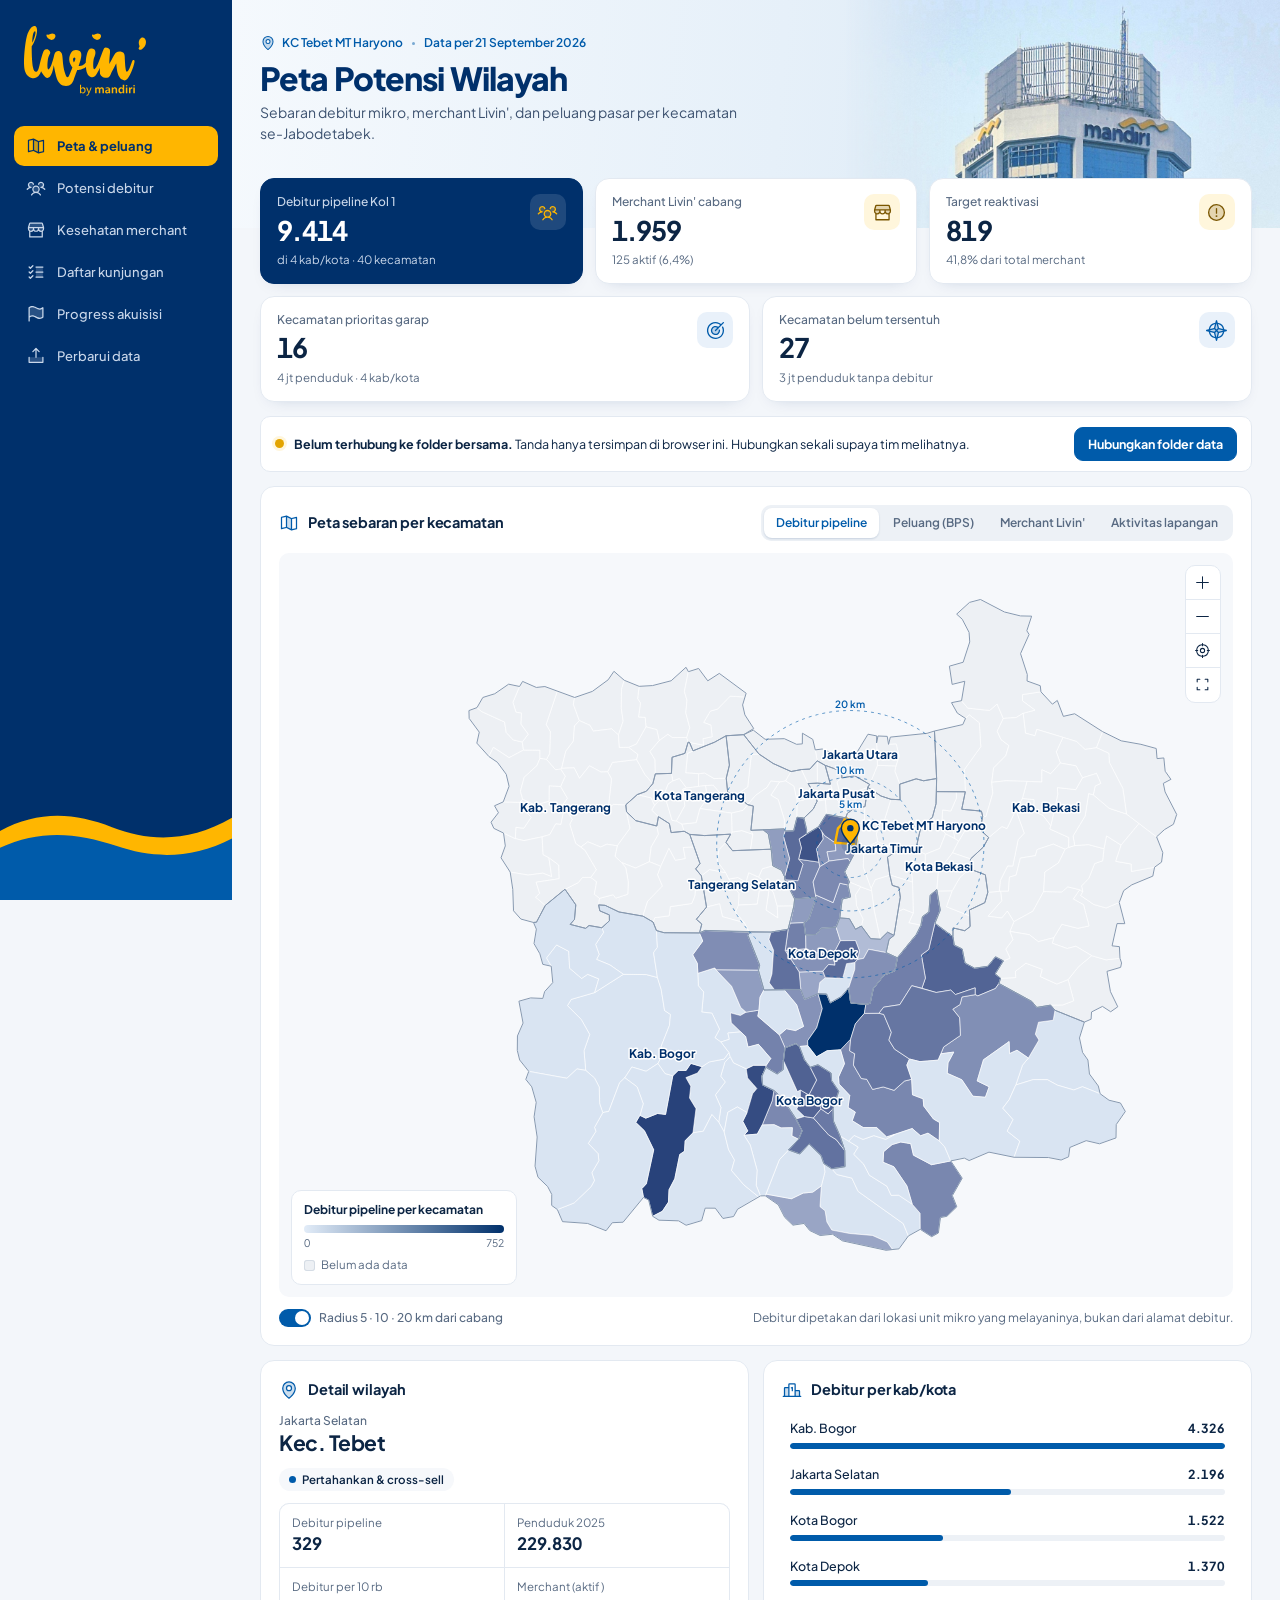
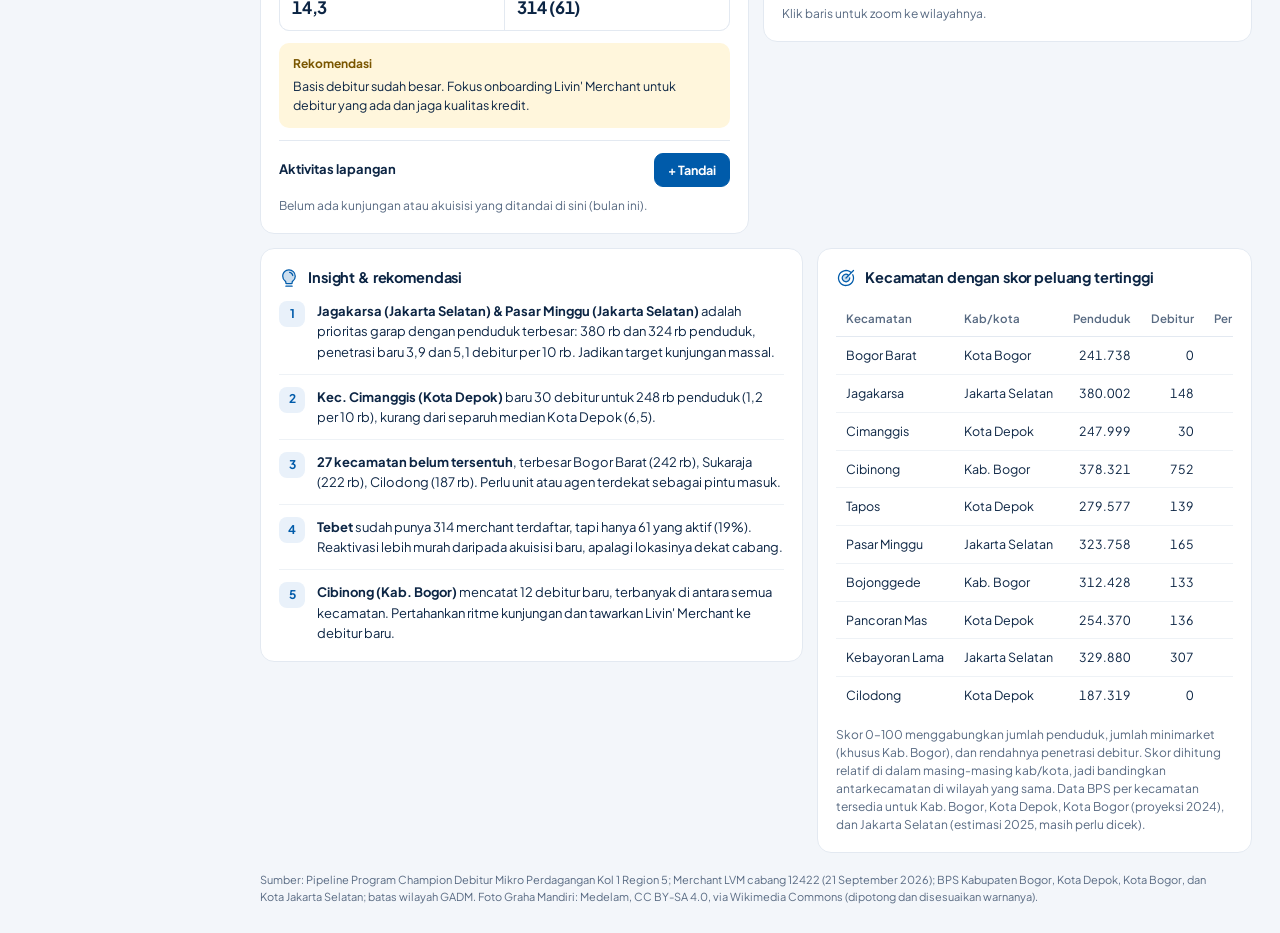
<file: index.html>
<!doctype html>
<html lang="id" data-theme="light">
<head>
<meta charset="utf-8">
<meta name="viewport" content="width=device-width,initial-scale=1,viewport-fit=cover">
<title>Peta &amp; peluang · Peta Potensi MT Haryono</title>
<link rel="preconnect" href="https://fonts.googleapis.com">
<link rel="preconnect" href="https://fonts.gstatic.com" crossorigin>
<link rel="stylesheet" href="https://fonts.googleapis.com/css2?family=Plus+Jakarta+Sans:wght@400;500;600;700;800&display=swap">
<link rel="stylesheet" href="css/base.css">
<link rel="stylesheet" href="css/peta.css">
<link rel="stylesheet" href="css/aktivitas.css">
</head>
<body>
<div class="app">
  <aside class="rail" aria-label="Navigasi">
    <a class="brand" href="index.html"><img src="assets/livin-by-mandiri.svg" alt="Livin' by Mandiri" width="122" height="70"></a>
    <nav class="nav">
      <a href="index.html" aria-current="true"><svg aria-hidden="true" viewBox="0 0 256 256" fill="currentColor"><path d="M160,72V216L96,184V40Z" opacity="0.2"/><path d="M228.92,49.69a8,8,0,0,0-6.86-1.45L160.93,63.52,99.58,32.84a8,8,0,0,0-5.52-.6l-64,16A8,8,0,0,0,24,56V200a8,8,0,0,0,9.94,7.76l61.13-15.28,61.35,30.68A8.15,8.15,0,0,0,160,224a8,8,0,0,0,1.94-.24l64-16A8,8,0,0,0,232,200V56A8,8,0,0,0,228.92,49.69ZM104,52.94l48,24V203.06l-48-24ZM40,62.25l48-12v127.5l-48,12Zm176,131.5-48,12V78.25l48-12Z"/></svg><span class="tx">Peta &amp; peluang</span></a>
      <a href="potensi.html" aria-current="false"><svg aria-hidden="true" viewBox="0 0 256 256" fill="currentColor"><path d="M168,144a40,40,0,1,1-40-40A40,40,0,0,1,168,144ZM64,56A32,32,0,1,0,96,88,32,32,0,0,0,64,56Zm128,0a32,32,0,1,0,32,32A32,32,0,0,0,192,56Z" opacity="0.2"/><path d="M244.8,150.4a8,8,0,0,1-11.2-1.6A51.6,51.6,0,0,0,192,128a8,8,0,0,1,0-16,24,24,0,1,0-23.24-30,8,8,0,1,1-15.5-4A40,40,0,1,1,219,117.51a67.94,67.94,0,0,1,27.43,21.68A8,8,0,0,1,244.8,150.4ZM190.92,212a8,8,0,1,1-13.85,8,57,57,0,0,0-98.15,0,8,8,0,1,1-13.84-8,72.06,72.06,0,0,1,33.74-29.92,48,48,0,1,1,58.36,0A72.06,72.06,0,0,1,190.92,212ZM128,176a32,32,0,1,0-32-32A32,32,0,0,0,128,176ZM72,120a8,8,0,0,0-8-8A24,24,0,1,1,87.24,82a8,8,0,1,0,15.5-4A40,40,0,1,0,37,117.51,67.94,67.94,0,0,0,9.6,139.19a8,8,0,1,0,12.8,9.61A51.6,51.6,0,0,1,64,128,8,8,0,0,0,72,120Z"/></svg><span class="tx">Potensi debitur</span></a>
      <a href="merchant.html" aria-current="false"><svg aria-hidden="true" viewBox="0 0 256 256" fill="currentColor"><path d="M224,96v16a32,32,0,0,1-64,0V96H96v16a32,32,0,0,1-64,0V96L46.34,45.8A8,8,0,0,1,54,40H202a8,8,0,0,1,7.69,5.8Z" opacity="0.2"/><path d="M231.69,93.81,217.35,43.6A16.07,16.07,0,0,0,202,32H54A16.07,16.07,0,0,0,38.65,43.6L24.31,93.81A7.94,7.94,0,0,0,24,96v16a40,40,0,0,0,16,32v72a8,8,0,0,0,8,8H208a8,8,0,0,0,8-8V144a40,40,0,0,0,16-32V96A7.94,7.94,0,0,0,231.69,93.81ZM54,48H202l11.42,40H42.61Zm98,56v8a24,24,0,0,1-48,0v-8ZM51.06,132.2A24,24,0,0,1,40,112v-8H88v8a24,24,0,0,1-35.12,21.26A7.88,7.88,0,0,0,51.06,132.2ZM200,208H56V151.2a40.57,40.57,0,0,0,8,.8,40,40,0,0,0,32-16,40,40,0,0,0,64,0,40,40,0,0,0,32,16,40.57,40.57,0,0,0,8-.8Zm16-96a24,24,0,0,1-11.07,20.2,8.08,8.08,0,0,0-1.8,1.05A24,24,0,0,1,168,112v-8h48Z"/></svg><span class="tx">Kesehatan merchant</span></a>
      <a href="kunjungan.html" aria-current="false"><svg aria-hidden="true" viewBox="0 0 256 256" fill="currentColor"><path d="M216,64V192H128V64Z" opacity="0.2"/><path d="M224,128a8,8,0,0,1-8,8H128a8,8,0,0,1,0-16h88A8,8,0,0,1,224,128ZM128,72h88a8,8,0,0,0,0-16H128a8,8,0,0,0,0,16Zm88,112H128a8,8,0,0,0,0,16h88a8,8,0,0,0,0-16ZM82.34,42.34,56,68.69,45.66,58.34A8,8,0,0,0,34.34,69.66l16,16a8,8,0,0,0,11.32,0l32-32A8,8,0,0,0,82.34,42.34Zm0,64L56,132.69,45.66,122.34a8,8,0,0,0-11.32,11.32l16,16a8,8,0,0,0,11.32,0l32-32a8,8,0,0,0-11.32-11.32Zm0,64L56,196.69,45.66,186.34a8,8,0,0,0-11.32,11.32l16,16a8,8,0,0,0,11.32,0l32-32a8,8,0,0,0-11.32-11.32Z"/></svg><span class="tx">Daftar kunjungan</span></a>
      <a href="aktivitas.html" aria-current="false"><svg aria-hidden="true" viewBox="0 0 256 256" fill="currentColor"><path d="M216,48V168c-64,55.43-112-55.43-176,0V48C104-7.43,152,103.43,216,48Z" opacity="0.2"/><path d="M34.76,42A8,8,0,0,0,32,48V216a8,8,0,0,0,16,0V171.77c26.79-21.16,49.87-9.75,76.45,3.41,16.4,8.11,34.06,16.85,53,16.85,13.93,0,28.54-4.75,43.82-18a8,8,0,0,0,2.76-6V48A8,8,0,0,0,210.76,42c-28,24.23-51.72,12.49-79.21-1.12C103.07,26.76,70.78,10.79,34.76,42ZM208,164.25c-26.79,21.16-49.87,9.74-76.45-3.41-25-12.35-52.81-26.13-83.55-8.4V51.79c26.79-21.16,49.87-9.75,76.45,3.4,25,12.35,52.82,26.13,83.55,8.4Z"/></svg><span class="tx">Progress akuisisi</span></a>
      <a href="perbarui.html" aria-current="false"><svg aria-hidden="true" viewBox="0 0 256 256" fill="currentColor"><path d="M208,144v64H48V144Z" opacity="0.2"/><path d="M224,144v64a8,8,0,0,1-8,8H40a8,8,0,0,1-8-8V144a8,8,0,0,1,16,0v56H208V144a8,8,0,0,1,16,0ZM93.66,77.66,120,51.31V144a8,8,0,0,0,16,0V51.31l26.34,26.35a8,8,0,0,0,11.32-11.32l-40-40a8,8,0,0,0-11.32,0l-40,40A8,8,0,0,0,93.66,77.66Z"/></svg><span class="tx">Perbarui data</span></a>
    </nav>
    <svg class="rail-wave" viewBox="0 0 232 120" preserveAspectRatio="none" aria-hidden="true"><path d="M0 46c38-22 74-20 112-4s78 16 120-10v88H0z" fill="#FFB600"/><path d="M0 64c40-20 78-16 116-2s76 14 116-8v66H0z" fill="#005BAA"/></svg>
  </aside>

  <main class="main">
    <header class="hero" id="page-top">
      <img class="hero-img" src="assets/gedung-mandiri.jpg" alt="Gedung Graha Mandiri, Jakarta" width="1200" height="630">
      <div class="hero-tx">
        <div class="eyebrow"><svg aria-hidden="true" viewBox="0 0 256 256" fill="currentColor"><path d="M128,24a80,80,0,0,0-80,80c0,72,80,128,80,128s80-56,80-128A80,80,0,0,0,128,24Zm0,112a32,32,0,1,1,32-32A32,32,0,0,1,128,136Z" opacity="0.2"/><path d="M128,64a40,40,0,1,0,40,40A40,40,0,0,0,128,64Zm0,64a24,24,0,1,1,24-24A24,24,0,0,1,128,128Zm0-112a88.1,88.1,0,0,0-88,88c0,31.4,14.51,64.68,42,96.25a254.19,254.19,0,0,0,41.45,38.3,8,8,0,0,0,9.18,0A254.19,254.19,0,0,0,174,200.25c27.45-31.57,42-64.85,42-96.25A88.1,88.1,0,0,0,128,16Zm0,206c-16.53-13-72-60.75-72-118a72,72,0,0,1,144,0C200,161.23,144.53,209,128,222Z"/></svg><span>KC Tebet MT Haryono</span><i></i><span>Data per <span data-meta="tgl">21 September 2026</span></span></div>
        <h1>Peta Potensi Wilayah</h1>
        <p>Sebaran debitur mikro, merchant Livin', dan peluang pasar per kecamatan se-Jabodetabek.</p>
      </div>
    </header>

    <div class="content">

    <section class="kpis" aria-label="Ringkasan angka">
      <div class="kpi feat"><div class="ic"><svg aria-hidden="true" viewBox="0 0 256 256" fill="currentColor"><path d="M168,144a40,40,0,1,1-40-40A40,40,0,0,1,168,144ZM64,56A32,32,0,1,0,96,88,32,32,0,0,0,64,56Zm128,0a32,32,0,1,0,32,32A32,32,0,0,0,192,56Z" opacity="0.2"/><path d="M244.8,150.4a8,8,0,0,1-11.2-1.6A51.6,51.6,0,0,0,192,128a8,8,0,0,1,0-16,24,24,0,1,0-23.24-30,8,8,0,1,1-15.5-4A40,40,0,1,1,219,117.51a67.94,67.94,0,0,1,27.43,21.68A8,8,0,0,1,244.8,150.4ZM190.92,212a8,8,0,1,1-13.85,8,57,57,0,0,0-98.15,0,8,8,0,1,1-13.84-8,72.06,72.06,0,0,1,33.74-29.92,48,48,0,1,1,58.36,0A72.06,72.06,0,0,1,190.92,212ZM128,176a32,32,0,1,0-32-32A32,32,0,0,0,128,176ZM72,120a8,8,0,0,0-8-8A24,24,0,1,1,87.24,82a8,8,0,1,0,15.5-4A40,40,0,1,0,37,117.51,67.94,67.94,0,0,0,9.6,139.19a8,8,0,1,0,12.8,9.61A51.6,51.6,0,0,1,64,128,8,8,0,0,0,72,120Z"/></svg></div><span class="lbl">Debitur pipeline Kol 1</span><span class="num" id="k-deb">—</span><span class="sub" id="k-deb-s">—</span></div>
      <div class="kpi gold"><div class="ic"><svg aria-hidden="true" viewBox="0 0 256 256" fill="currentColor"><path d="M224,96v16a32,32,0,0,1-64,0V96H96v16a32,32,0,0,1-64,0V96L46.34,45.8A8,8,0,0,1,54,40H202a8,8,0,0,1,7.69,5.8Z" opacity="0.2"/><path d="M231.69,93.81,217.35,43.6A16.07,16.07,0,0,0,202,32H54A16.07,16.07,0,0,0,38.65,43.6L24.31,93.81A7.94,7.94,0,0,0,24,96v16a40,40,0,0,0,16,32v72a8,8,0,0,0,8,8H208a8,8,0,0,0,8-8V144a40,40,0,0,0,16-32V96A7.94,7.94,0,0,0,231.69,93.81ZM54,48H202l11.42,40H42.61Zm98,56v8a24,24,0,0,1-48,0v-8ZM51.06,132.2A24,24,0,0,1,40,112v-8H88v8a24,24,0,0,1-35.12,21.26A7.88,7.88,0,0,0,51.06,132.2ZM200,208H56V151.2a40.57,40.57,0,0,0,8,.8,40,40,0,0,0,32-16,40,40,0,0,0,64,0,40,40,0,0,0,32,16,40.57,40.57,0,0,0,8-.8Zm16-96a24,24,0,0,1-11.07,20.2,8.08,8.08,0,0,0-1.8,1.05A24,24,0,0,1,168,112v-8h48Z"/></svg></div><span class="lbl">Merchant Livin' cabang</span><span class="num" id="k-mer">—</span><span class="sub" id="k-mer-s">—</span></div>
      <div class="kpi gold"><div class="ic"><svg aria-hidden="true" viewBox="0 0 256 256" fill="currentColor"><path d="M224,128a96,96,0,1,1-96-96A96,96,0,0,1,224,128Z" opacity="0.2"/><path d="M128,24A104,104,0,1,0,232,128,104.11,104.11,0,0,0,128,24Zm0,192a88,88,0,1,1,88-88A88.1,88.1,0,0,1,128,216Zm-8-80V80a8,8,0,0,1,16,0v56a8,8,0,0,1-16,0Zm20,36a12,12,0,1,1-12-12A12,12,0,0,1,140,172Z"/></svg></div><span class="lbl">Target reaktivasi</span><span class="num" id="k-usak">—</span><span class="sub" id="k-usak-s">—</span></div>
      <div class="kpi"><div class="ic"><svg aria-hidden="true" viewBox="0 0 256 256" fill="currentColor"><path d="M176,128a48,48,0,1,1-48-48A48,48,0,0,1,176,128Z" opacity="0.2"/><path d="M221.87,83.16A104.1,104.1,0,1,1,195.67,49l22.67-22.68a8,8,0,0,1,11.32,11.32l-96,96a8,8,0,0,1-11.32-11.32l27.72-27.72a40,40,0,1,0,17.87,31.09,8,8,0,1,1,16-.9,56,56,0,1,1-22.38-41.65L184.3,60.39a87.88,87.88,0,1,0,23.13,29.67,8,8,0,0,1,14.44-6.9Z"/></svg></div><span class="lbl">Kecamatan prioritas garap</span><span class="num" id="k-pri">—</span><span class="sub" id="k-pri-s">—</span></div>
      <div class="kpi"><div class="ic"><svg aria-hidden="true" viewBox="0 0 256 256" fill="currentColor"><path d="M248,128l-96,24-24,96-24-96L8,128l96-24L128,8l24,96Z" opacity="0.2"/><path d="M249.94,120.24l-27.05-6.76a95.86,95.86,0,0,0-80.37-80.37l-6.76-27a8,8,0,0,0-15.52,0l-6.76,27.05a95.86,95.86,0,0,0-80.37,80.37l-27,6.76a8,8,0,0,0,0,15.52l27.05,6.76a95.86,95.86,0,0,0,80.37,80.37l6.76,27.05a8,8,0,0,0,15.52,0l6.76-27.05a95.86,95.86,0,0,0,80.37-80.37l27.05-6.76a8,8,0,0,0,0-15.52Zm-95.49,22.9L139.31,128l15.14-15.14L215,128Zm-52.9,0L41,128l60.57-15.14L116.69,128ZM205.77,109.2,158.6,97.4,146.8,50.23A79.88,79.88,0,0,1,205.77,109.2Zm-62.63-7.65L128,116.69l-15.14-15.14L128,41ZM109.2,50.23,97.4,97.4,50.23,109.2A79.88,79.88,0,0,1,109.2,50.23Zm-59,96.57L97.4,158.6l11.8,47.17A79.88,79.88,0,0,1,50.23,146.8Zm62.63,7.65L128,139.31l15.14,15.14L128,215Zm33.94,51.32,11.8-47.17,47.17-11.8A79.88,79.88,0,0,1,146.8,205.77Z"/></svg></div><span class="lbl">Kecamatan belum tersentuh</span><span class="num" id="k-bel">—</span><span class="sub" id="k-bel-s">—</span></div>
    </section>

    <div class="sync" id="sync" role="status"></div>

    <div class="view">
    <section class="grid" id="peta-grid">
      <div class="card">
        <div class="card-h">
          <h2><svg aria-hidden="true" viewBox="0 0 256 256" fill="currentColor"><path d="M160,72V216L96,184V40Z" opacity="0.2"/><path d="M228.92,49.69a8,8,0,0,0-6.86-1.45L160.93,63.52,99.58,32.84a8,8,0,0,0-5.52-.6l-64,16A8,8,0,0,0,24,56V200a8,8,0,0,0,9.94,7.76l61.13-15.28,61.35,30.68A8.15,8.15,0,0,0,160,224a8,8,0,0,0,1.94-.24l64-16A8,8,0,0,0,232,200V56A8,8,0,0,0,228.92,49.69ZM104,52.94l48,24V203.06l-48-24ZM40,62.25l48-12v127.5l-48,12Zm176,131.5-48,12V78.25l48-12Z"/></svg>Peta sebaran per kecamatan</h2>
          <div class="seg" role="group" aria-label="Warnai peta berdasarkan">
            <button type="button" id="m-deb" data-m="deb" aria-pressed="true">Debitur pipeline</button>
            <button type="button" id="m-pel" data-m="pel" aria-pressed="false">Peluang (BPS)</button>
            <button type="button" id="m-mer" data-m="mer" aria-pressed="false">Merchant Livin'</button>
            <button type="button" id="m-akt" data-m="akt" aria-pressed="false">Aktivitas lapangan</button>
          </div>
        </div>
        <div class="mapwrap" id="mapwrap">
          <svg id="map" role="img" aria-label="Peta kecamatan Jabodetabek"></svg>
          <div class="tools">
            <button class="tool" type="button" id="z-in" aria-label="Perbesar"><svg aria-hidden="true" viewBox="0 0 256 256" fill="currentColor"><path d="M224,128a8,8,0,0,1-8,8H136v80a8,8,0,0,1-16,0V136H40a8,8,0,0,1,0-16h80V40a8,8,0,0,1,16,0v80h80A8,8,0,0,1,224,128Z"/></svg></button>
            <button class="tool" type="button" id="z-out" aria-label="Perkecil"><svg aria-hidden="true" viewBox="0 0 256 256" fill="currentColor"><path d="M224,128a8,8,0,0,1-8,8H40a8,8,0,0,1,0-16H216A8,8,0,0,1,224,128Z"/></svg></button>
            <button class="tool" type="button" id="z-home" aria-label="Fokus ke cabang"><svg aria-hidden="true" viewBox="0 0 256 256" fill="currentColor"><path d="M232,120h-8.34A96.14,96.14,0,0,0,136,32.34V24a8,8,0,0,0-16,0v8.34A96.14,96.14,0,0,0,32.34,120H24a8,8,0,0,0,0,16h8.34A96.14,96.14,0,0,0,120,223.66V232a8,8,0,0,0,16,0v-8.34A96.14,96.14,0,0,0,223.66,136H232a8,8,0,0,0,0-16Zm-96,87.6V200a8,8,0,0,0-16,0v7.6A80.15,80.15,0,0,1,48.4,136H56a8,8,0,0,0,0-16H48.4A80.15,80.15,0,0,1,120,48.4V56a8,8,0,0,0,16,0V48.4A80.15,80.15,0,0,1,207.6,120H200a8,8,0,0,0,0,16h7.6A80.15,80.15,0,0,1,136,207.6ZM128,88a40,40,0,1,0,40,40A40,40,0,0,0,128,88Zm0,64a24,24,0,1,1,24-24A24,24,0,0,1,128,152Z"/></svg></button>
            <button class="tool" type="button" id="z-all" aria-label="Tampilkan seluruh Jabodetabek"><svg aria-hidden="true" viewBox="0 0 256 256" fill="currentColor"><path d="M216,48V88a8,8,0,0,1-16,0V56H168a8,8,0,0,1,0-16h40A8,8,0,0,1,216,48ZM88,200H56V168a8,8,0,0,0-16,0v40a8,8,0,0,0,8,8H88a8,8,0,0,0,0-16Zm120-40a8,8,0,0,0-8,8v32H168a8,8,0,0,0,0,16h40a8,8,0,0,0,8-8V168A8,8,0,0,0,208,160ZM88,40H48a8,8,0,0,0-8,8V88a8,8,0,0,0,16,0V56H88a8,8,0,0,0,0-16Z"/></svg></button>
          </div>
          <div class="legend" id="legend">
            <div class="t" id="lg-t">—</div>
            <div id="lg-ramp"><div class="ramp"></div><div class="ramp-l"><span>0</span><span id="lg-max">—</span></div></div>
            <div class="items" id="lg-kat" hidden>
              <span><i style="--sw:var(--k-prior)"></i>Prioritas garap</span><span><i style="--sw:var(--k-belum)"></i>Belum tersentuh</span><span><i style="--sw:var(--k-pert)"></i>Pertahankan &amp; cross-sell</span><span><i style="--sw:var(--k-ter)"></i>Sudah tergarap</span><span><i style="--sw:var(--k-pantau)"></i>Pantau</span>
            </div>
            <div class="items" id="lg-akt" hidden>
              <span><i style="--sw:var(--a-berhasil)"></i>Berhasil akuisisi</span><span><i style="--sw:var(--a-proses)"></i>Dalam proses</span><span><i style="--sw:var(--a-kunjung)"></i>Dikunjungi</span><span><i style="--sw:var(--a-tolak)"></i>Tidak berminat</span>
            </div>
            <div class="items"><span><i class="nd"></i><span id="lg-nd">Belum ada data</span></span><span id="lg-bub" hidden><i style="--sw:var(--gold);border-radius:50%"></i>Merchant per kecamatan (alamat terbaca)</span></div>
          </div>
          <div class="tip" id="tip" hidden></div>
        </div>
        <div class="map-foot">
          <div class="foot-l"><label class="toggle"><input type="checkbox" id="rings" checked><span></span>Radius 5 · 10 · 20 km dari cabang</label>
          <label class="per" id="per-box" hidden>Periode <select id="akt-per"><option value="bulan">Bulan ini</option><option value="3bulan">3 bulan terakhir</option><option value="semua">Semua</option></select></label></div>
          <p class="note" id="map-note">Debitur dipetakan dari lokasi unit mikro yang melayaninya, bukan dari alamat debitur.</p>
        </div>
      </div>

      <div class="side">
        <div class="card" id="detail">
          <div class="card-h"><h2><svg aria-hidden="true" viewBox="0 0 256 256" fill="currentColor"><path d="M128,24a80,80,0,0,0-80,80c0,72,80,128,80,128s80-56,80-128A80,80,0,0,0,128,24Zm0,112a32,32,0,1,1,32-32A32,32,0,0,1,128,136Z" opacity="0.2"/><path d="M128,64a40,40,0,1,0,40,40A40,40,0,0,0,128,64Zm0,64a24,24,0,1,1,24-24A24,24,0,0,1,128,128Zm0-112a88.1,88.1,0,0,0-88,88c0,31.4,14.51,64.68,42,96.25a254.19,254.19,0,0,0,41.45,38.3,8,8,0,0,0,9.18,0A254.19,254.19,0,0,0,174,200.25c27.45-31.57,42-64.85,42-96.25A88.1,88.1,0,0,0,128,16Zm0,206c-16.53-13-72-60.75-72-118a72,72,0,0,1,144,0C200,161.23,144.53,209,128,222Z"/></svg>Detail wilayah</h2></div>
          <div><div class="det-kota" id="d-kota">—</div><div class="det-name" id="d-name">—</div></div>
          <div id="d-pill"></div>
          <div class="stats">
            <div class="stat"><span>Debitur pipeline</span><b id="d-deb">—</b></div>
            <div class="stat"><span>Penduduk 2025</span><b id="d-pend">—</b></div>
            <div class="stat"><span>Debitur per 10 rb</span><b id="d-pen">—</b></div>
            <div class="stat"><span id="d-mer-l">Merchant Livin'</span><b id="d-mer">—</b></div>
          </div>
          <div class="reco"><b>Rekomendasi</b><span id="d-reco">—</span></div>
          <div class="akt-sec" id="d-akt"></div>
        </div>
        <div class="card">
          <div class="card-h"><h2><svg aria-hidden="true" viewBox="0 0 256 256" fill="currentColor"><path d="M40,96H88V208H32V104A8,8,0,0,1,40,96Zm176,40H168v72h56V144A8,8,0,0,0,216,136Z" opacity="0.2"/><path d="M112.41,102.53a8,8,0,0,1,5.06-10.12l12-4A8,8,0,0,1,140,96v40a8,8,0,0,1-16,0V107.1l-1.47.49A8,8,0,0,1,112.41,102.53ZM248,208a8,8,0,0,1-8,8H16a8,8,0,0,1,0-16h8V104A16,16,0,0,1,40,88H80V56A16,16,0,0,1,96,40h64a16,16,0,0,1,16,16v72h40a16,16,0,0,1,16,16v56h8A8,8,0,0,1,248,208Zm-72-64v56h40V144ZM96,200h64V56H96Zm-56,0H80V104H40Z"/></svg><span id="r-title">Debitur per kab/kota</span></h2></div>
          <ul class="rank" id="rank"></ul>
          <p class="note" id="r-note">Klik baris untuk zoom ke wilayahnya.</p>
        </div>
      </div>
    </section>

    <section class="bottom">
      <div class="card insight" id="insight">
        <div class="card-h"><h2><svg aria-hidden="true" viewBox="0 0 256 256" fill="currentColor"><path d="M208,104a79.86,79.86,0,0,1-30.59,62.92A24.29,24.29,0,0,0,168,186v6a8,8,0,0,1-8,8H96a8,8,0,0,1-8-8v-6a24.11,24.11,0,0,0-9.3-19A79.87,79.87,0,0,1,48,104.45C47.76,61.09,82.72,25,126.07,24A80,80,0,0,1,208,104Z" opacity="0.2"/><path d="M176,232a8,8,0,0,1-8,8H88a8,8,0,0,1,0-16h80A8,8,0,0,1,176,232Zm40-128a87.55,87.55,0,0,1-33.64,69.21A16.24,16.24,0,0,0,176,186v6a16,16,0,0,1-16,16H96a16,16,0,0,1-16-16v-6a16,16,0,0,0-6.23-12.66A87.59,87.59,0,0,1,40,104.49C39.74,56.83,78.26,17.14,125.88,16A88,88,0,0,1,216,104Zm-16,0a72,72,0,0,0-73.74-72c-39,.92-70.47,33.39-70.26,72.39a71.65,71.65,0,0,0,27.64,56.3A32,32,0,0,1,96,186v6h64v-6a32.15,32.15,0,0,1,12.47-25.35A71.65,71.65,0,0,0,200,104Zm-16.11-9.34a57.6,57.6,0,0,0-46.56-46.55,8,8,0,0,0-2.66,15.78c16.57,2.79,30.63,16.85,33.44,33.45A8,8,0,0,0,176,104a9,9,0,0,0,1.35-.11A8,8,0,0,0,183.89,94.66Z"/></svg>Insight &amp; rekomendasi</h2></div>
        <ul id="ins"></ul>
      </div>
      <div class="card" id="peringkat">
        <div class="card-h"><h2><svg aria-hidden="true" viewBox="0 0 256 256" fill="currentColor"><path d="M176,128a48,48,0,1,1-48-48A48,48,0,0,1,176,128Z" opacity="0.2"/><path d="M221.87,83.16A104.1,104.1,0,1,1,195.67,49l22.67-22.68a8,8,0,0,1,11.32,11.32l-96,96a8,8,0,0,1-11.32-11.32l27.72-27.72a40,40,0,1,0,17.87,31.09,8,8,0,1,1,16-.9,56,56,0,1,1-22.38-41.65L184.3,60.39a87.88,87.88,0,1,0,23.13,29.67,8,8,0,0,1,14.44-6.9Z"/></svg>Kecamatan dengan skor peluang tertinggi</h2></div>
        <div class="tblbox"><table class="tbl"><thead><tr><th>Kecamatan</th><th>Kab/kota</th><th class="n">Penduduk</th><th class="n">Debitur</th><th class="n">Per 10 rb</th><th class="n">Skor</th></tr></thead><tbody id="top"></tbody></table></div>
        <p class="note">Skor 0–100 menggabungkan jumlah penduduk, jumlah minimarket (khusus Kab. Bogor), dan rendahnya penetrasi debitur. Skor dihitung relatif di dalam masing-masing kab/kota, jadi bandingkan antarkecamatan di wilayah yang sama. Data BPS per kecamatan tersedia untuk Kab. Bogor, Kota Depok, Kota Bogor (proyeksi 2024), dan Jakarta Selatan (estimasi 2025, masih perlu dicek).</p>
      </div>
    </section>
    </div>

    <p class="src">Sumber: Pipeline Program Champion Debitur Mikro Perdagangan Kol 1 Region 5; Merchant LVM cabang 12422 (<span data-meta="tgl">21 September 2026</span>); BPS Kabupaten Bogor, Kota Depok, Kota Bogor, dan Kota Jakarta Selatan; batas wilayah GADM. Foto Graha Mandiri: Medelam, CC BY-SA 4.0, via Wikimedia Commons (dipotong dan disesuaikan warnanya).</p>
    </div>
  </main>
</div>

<script src="js/vendor/d3.min.js"></script>
<script src="data/mapdata.js"></script>
<script src="data/dashdata.js"></script>
<script src="data/aktivitas.js"></script>
<script src="js/common.js"></script>
<script src="js/kpi.js"></script>
<script src="js/aktivitas.js"></script>
<script src="js/peta.js"></script>
</body>
</html>
</file>
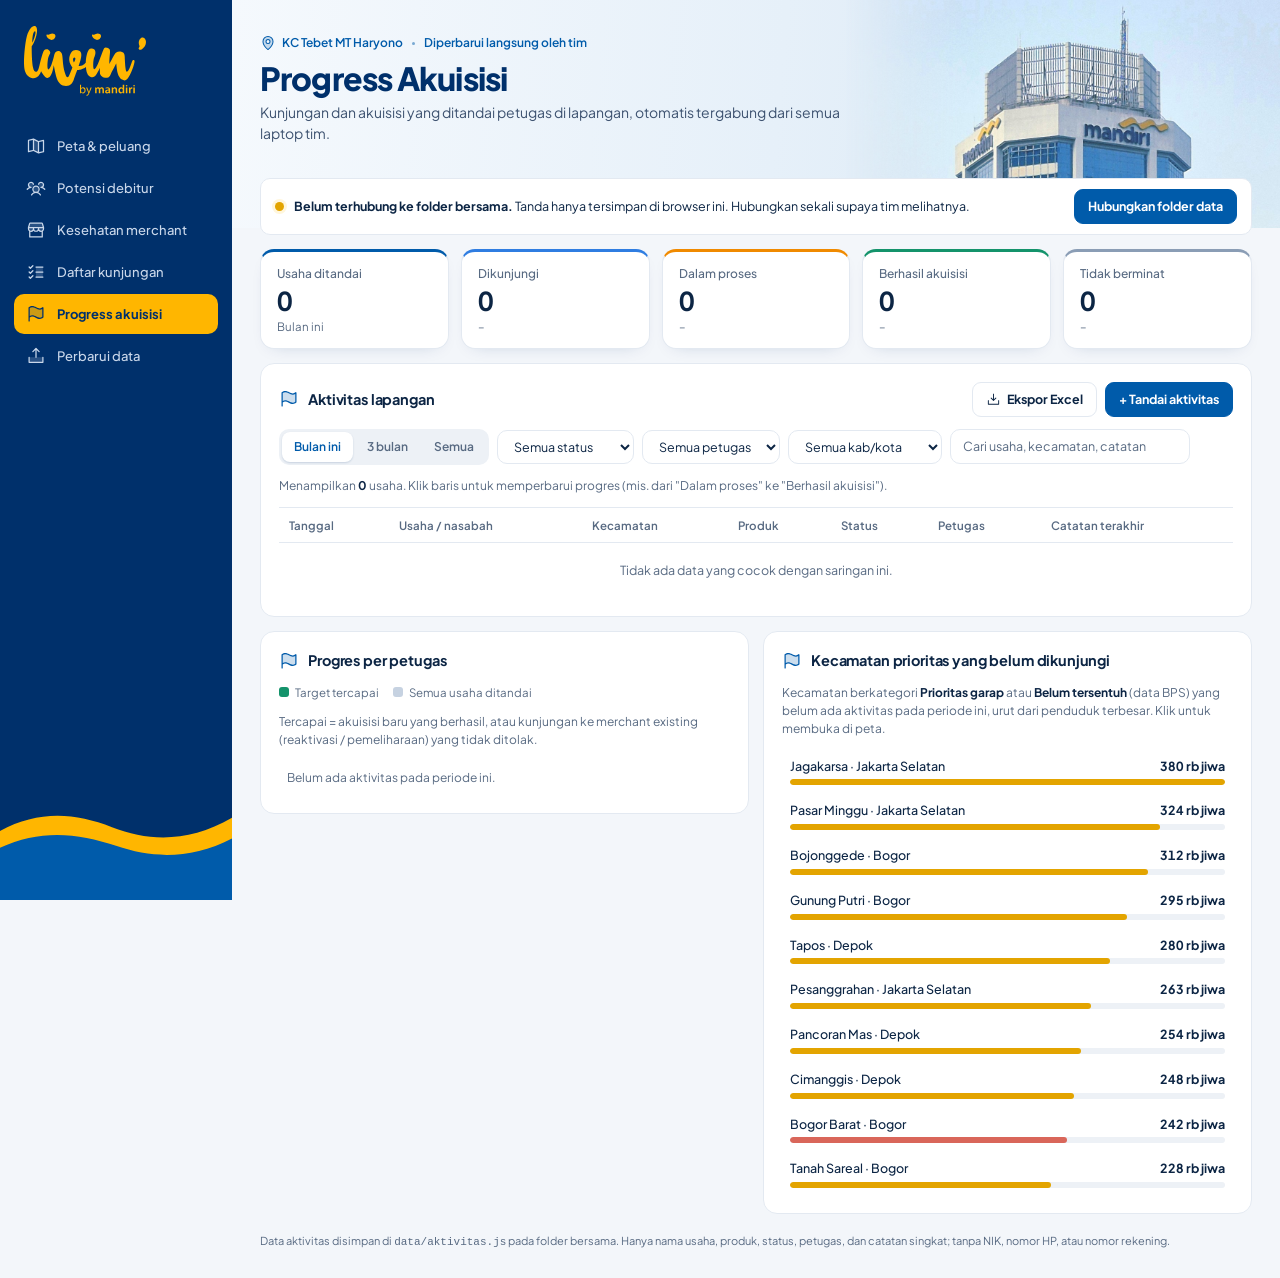
<file: aktivitas.html>
<!doctype html>
<html lang="id" data-theme="light">
<head>
<meta charset="utf-8">
<meta name="viewport" content="width=device-width,initial-scale=1,viewport-fit=cover">
<title>Progress akuisisi · Peta Potensi MT Haryono</title>
<link rel="preconnect" href="https://fonts.googleapis.com">
<link rel="preconnect" href="https://fonts.gstatic.com" crossorigin>
<link rel="stylesheet" href="https://fonts.googleapis.com/css2?family=Plus+Jakarta+Sans:wght@400;500;600;700;800&display=swap">
<link rel="stylesheet" href="css/base.css">
<link rel="stylesheet" href="css/dash.css">
<link rel="stylesheet" href="css/aktivitas.css">
</head>
<body>
<div class="app">
  <aside class="rail" aria-label="Navigasi">
    <a class="brand" href="index.html"><img src="assets/livin-by-mandiri.svg" alt="Livin' by Mandiri" width="122" height="70"></a>
    <nav class="nav">
      <a href="index.html" aria-current="false"><svg aria-hidden="true" viewBox="0 0 256 256" fill="currentColor"><path d="M160,72V216L96,184V40Z" opacity="0.2"/><path d="M228.92,49.69a8,8,0,0,0-6.86-1.45L160.93,63.52,99.58,32.84a8,8,0,0,0-5.52-.6l-64,16A8,8,0,0,0,24,56V200a8,8,0,0,0,9.94,7.76l61.13-15.28,61.35,30.68A8.15,8.15,0,0,0,160,224a8,8,0,0,0,1.94-.24l64-16A8,8,0,0,0,232,200V56A8,8,0,0,0,228.92,49.69ZM104,52.94l48,24V203.06l-48-24ZM40,62.25l48-12v127.5l-48,12Zm176,131.5-48,12V78.25l48-12Z"/></svg><span class="tx">Peta &amp; peluang</span></a>
      <a href="potensi.html" aria-current="false"><svg aria-hidden="true" viewBox="0 0 256 256" fill="currentColor"><path d="M168,144a40,40,0,1,1-40-40A40,40,0,0,1,168,144ZM64,56A32,32,0,1,0,96,88,32,32,0,0,0,64,56Zm128,0a32,32,0,1,0,32,32A32,32,0,0,0,192,56Z" opacity="0.2"/><path d="M244.8,150.4a8,8,0,0,1-11.2-1.6A51.6,51.6,0,0,0,192,128a8,8,0,0,1,0-16,24,24,0,1,0-23.24-30,8,8,0,1,1-15.5-4A40,40,0,1,1,219,117.51a67.94,67.94,0,0,1,27.43,21.68A8,8,0,0,1,244.8,150.4ZM190.92,212a8,8,0,1,1-13.85,8,57,57,0,0,0-98.15,0,8,8,0,1,1-13.84-8,72.06,72.06,0,0,1,33.74-29.92,48,48,0,1,1,58.36,0A72.06,72.06,0,0,1,190.92,212ZM128,176a32,32,0,1,0-32-32A32,32,0,0,0,128,176ZM72,120a8,8,0,0,0-8-8A24,24,0,1,1,87.24,82a8,8,0,1,0,15.5-4A40,40,0,1,0,37,117.51,67.94,67.94,0,0,0,9.6,139.19a8,8,0,1,0,12.8,9.61A51.6,51.6,0,0,1,64,128,8,8,0,0,0,72,120Z"/></svg><span class="tx">Potensi debitur</span></a>
      <a href="merchant.html" aria-current="false"><svg aria-hidden="true" viewBox="0 0 256 256" fill="currentColor"><path d="M224,96v16a32,32,0,0,1-64,0V96H96v16a32,32,0,0,1-64,0V96L46.34,45.8A8,8,0,0,1,54,40H202a8,8,0,0,1,7.69,5.8Z" opacity="0.2"/><path d="M231.69,93.81,217.35,43.6A16.07,16.07,0,0,0,202,32H54A16.07,16.07,0,0,0,38.65,43.6L24.31,93.81A7.94,7.94,0,0,0,24,96v16a40,40,0,0,0,16,32v72a8,8,0,0,0,8,8H208a8,8,0,0,0,8-8V144a40,40,0,0,0,16-32V96A7.94,7.94,0,0,0,231.69,93.81ZM54,48H202l11.42,40H42.61Zm98,56v8a24,24,0,0,1-48,0v-8ZM51.06,132.2A24,24,0,0,1,40,112v-8H88v8a24,24,0,0,1-35.12,21.26A7.88,7.88,0,0,0,51.06,132.2ZM200,208H56V151.2a40.57,40.57,0,0,0,8,.8,40,40,0,0,0,32-16,40,40,0,0,0,64,0,40,40,0,0,0,32,16,40.57,40.57,0,0,0,8-.8Zm16-96a24,24,0,0,1-11.07,20.2,8.08,8.08,0,0,0-1.8,1.05A24,24,0,0,1,168,112v-8h48Z"/></svg><span class="tx">Kesehatan merchant</span></a>
      <a href="kunjungan.html" aria-current="false"><svg aria-hidden="true" viewBox="0 0 256 256" fill="currentColor"><path d="M216,64V192H128V64Z" opacity="0.2"/><path d="M224,128a8,8,0,0,1-8,8H128a8,8,0,0,1,0-16h88A8,8,0,0,1,224,128ZM128,72h88a8,8,0,0,0,0-16H128a8,8,0,0,0,0,16Zm88,112H128a8,8,0,0,0,0,16h88a8,8,0,0,0,0-16ZM82.34,42.34,56,68.69,45.66,58.34A8,8,0,0,0,34.34,69.66l16,16a8,8,0,0,0,11.32,0l32-32A8,8,0,0,0,82.34,42.34Zm0,64L56,132.69,45.66,122.34a8,8,0,0,0-11.32,11.32l16,16a8,8,0,0,0,11.32,0l32-32a8,8,0,0,0-11.32-11.32Zm0,64L56,196.69,45.66,186.34a8,8,0,0,0-11.32,11.32l16,16a8,8,0,0,0,11.32,0l32-32a8,8,0,0,0-11.32-11.32Z"/></svg><span class="tx">Daftar kunjungan</span></a>
      <a href="aktivitas.html" aria-current="true"><svg aria-hidden="true" viewBox="0 0 256 256" fill="currentColor"><path d="M216,48V168c-64,55.43-112-55.43-176,0V48C104-7.43,152,103.43,216,48Z" opacity="0.2"/><path d="M34.76,42A8,8,0,0,0,32,48V216a8,8,0,0,0,16,0V171.77c26.79-21.16,49.87-9.75,76.45,3.41,16.4,8.11,34.06,16.85,53,16.85,13.93,0,28.54-4.75,43.82-18a8,8,0,0,0,2.76-6V48A8,8,0,0,0,210.76,42c-28,24.23-51.72,12.49-79.21-1.12C103.07,26.76,70.78,10.79,34.76,42ZM208,164.25c-26.79,21.16-49.87,9.74-76.45-3.41-25-12.35-52.81-26.13-83.55-8.4V51.79c26.79-21.16,49.87-9.75,76.45,3.4,25,12.35,52.82,26.13,83.55,8.4Z"/></svg><span class="tx">Progress akuisisi</span></a>
      <a href="perbarui.html" aria-current="false"><svg aria-hidden="true" viewBox="0 0 256 256" fill="currentColor"><path d="M208,144v64H48V144Z" opacity="0.2"/><path d="M224,144v64a8,8,0,0,1-8,8H40a8,8,0,0,1-8-8V144a8,8,0,0,1,16,0v56H208V144a8,8,0,0,1,16,0ZM93.66,77.66,120,51.31V144a8,8,0,0,0,16,0V51.31l26.34,26.35a8,8,0,0,0,11.32-11.32l-40-40a8,8,0,0,0-11.32,0l-40,40A8,8,0,0,0,93.66,77.66Z"/></svg><span class="tx">Perbarui data</span></a>
    </nav>
    <svg class="rail-wave" viewBox="0 0 232 120" preserveAspectRatio="none" aria-hidden="true"><path d="M0 46c38-22 74-20 112-4s78 16 120-10v88H0z" fill="#FFB600"/><path d="M0 64c40-20 78-16 116-2s76 14 116-8v66H0z" fill="#005BAA"/></svg>
  </aside>

  <main class="main">
    <header class="hero" id="page-top">
      <img class="hero-img" src="assets/gedung-mandiri.jpg" alt="Gedung Graha Mandiri, Jakarta" width="1200" height="630">
      <div class="hero-tx">
        <div class="eyebrow"><svg aria-hidden="true" viewBox="0 0 256 256" fill="currentColor"><path d="M128,24a80,80,0,0,0-80,80c0,72,80,128,80,128s80-56,80-128A80,80,0,0,0,128,24Zm0,112a32,32,0,1,1,32-32A32,32,0,0,1,128,136Z" opacity="0.2"/><path d="M128,64a40,40,0,1,0,40,40A40,40,0,0,0,128,64Zm0,64a24,24,0,1,1,24-24A24,24,0,0,1,128,128Zm0-112a88.1,88.1,0,0,0-88,88c0,31.4,14.51,64.68,42,96.25a254.19,254.19,0,0,0,41.45,38.3,8,8,0,0,0,9.18,0A254.19,254.19,0,0,0,174,200.25c27.45-31.57,42-64.85,42-96.25A88.1,88.1,0,0,0,128,16Zm0,206c-16.53-13-72-60.75-72-118a72,72,0,0,1,144,0C200,161.23,144.53,209,128,222Z"/></svg><span>KC Tebet MT Haryono</span><i></i><span>Diperbarui langsung oleh tim</span></div>
        <h1>Progress Akuisisi</h1>
        <p>Kunjungan dan akuisisi yang ditandai petugas di lapangan, otomatis tergabung dari semua laptop tim.</p>
      </div>
    </header>

    <div class="content">

    <div class="sync" id="sync" role="status"></div>

    <section class="ptiles" id="tiles" aria-label="Ringkasan progres"></section>

    <div class="view">
      <div class="card">
        <div class="card-h">
          <h2><svg aria-hidden="true" viewBox="0 0 256 256" fill="currentColor"><path d="M216,48V168c-64,55.43-112-55.43-176,0V48C104-7.43,152,103.43,216,48Z" opacity="0.2"/><path d="M34.76,42A8,8,0,0,0,32,48V216a8,8,0,0,0,16,0V171.77c26.79-21.16,49.87-9.75,76.45,3.41,16.4,8.11,34.06,16.85,53,16.85,13.93,0,28.54-4.75,43.82-18a8,8,0,0,0,2.76-6V48A8,8,0,0,0,210.76,42c-28,24.23-51.72,12.49-79.21-1.12C103.07,26.76,70.78,10.79,34.76,42ZM208,164.25c-26.79,21.16-49.87,9.74-76.45-3.41-25-12.35-52.81-26.13-83.55-8.4V51.79c26.79-21.16,49.87-9.75,76.45,3.4,25,12.35,52.82,26.13,83.55,8.4Z"/></svg>Aktivitas lapangan</h2>
          <div class="actions-r">
            <button class="btn-t" type="button" id="b-xls"><svg aria-hidden="true" viewBox="0 0 256 256" fill="currentColor"><path d="M224,144v64a8,8,0,0,1-8,8H40a8,8,0,0,1-8-8V144a8,8,0,0,1,16,0v56H208V144a8,8,0,0,1,16,0Zm-101.66,5.66a8,8,0,0,0,11.32,0l40-40a8,8,0,0,0-11.32-11.32L136,124.69V32a8,8,0,0,0-16,0v92.69L93.66,98.34a8,8,0,0,0-11.32,11.32Z"/></svg>Ekspor Excel</button>
            <button class="btn-t pri" type="button" id="b-add">+ Tandai aktivitas</button>
          </div>
        </div>
        <div class="filters">
          <div class="seg" role="group" aria-label="Periode" id="per"><button type="button" data-k="bulan" aria-pressed="true">Bulan ini</button><button type="button" data-k="3bulan" aria-pressed="false">3 bulan</button><button type="button" data-k="semua" aria-pressed="false">Semua</button></div>
          <select class="search sel" id="f-st" aria-label="Status"><option value="">Semua status</option></select>
          <select class="search sel" id="f-pet" aria-label="Petugas"><option value="">Semua petugas</option></select>
          <select class="search sel" id="f-kota" aria-label="Kab/kota"><option value="">Semua kab/kota</option></select>
          <input class="search" id="f-q" type="search" placeholder="Cari usaha, kecamatan, catatan" aria-label="Cari">
          <button class="btn-t" type="button" id="f-kec" hidden></button>
        </div>
        <p class="note">Menampilkan <b id="n">—</b> usaha. Klik baris untuk memperbarui progres (mis. dari "Dalam proses" ke "Berhasil akuisisi").</p>
        <div class="tblbox tall"><table class="tbl"><thead><tr><th>Tanggal</th><th>Usaha / nasabah</th><th>Kecamatan</th><th>Produk</th><th>Status</th><th>Petugas</th><th>Catatan terakhir</th></tr></thead><tbody id="rows"></tbody></table></div>
      </div>

      <div class="grid2">
        <div class="card">
          <div class="card-h"><h2><svg aria-hidden="true" viewBox="0 0 256 256" fill="currentColor"><path d="M216,48V168c-64,55.43-112-55.43-176,0V48C104-7.43,152,103.43,216,48Z" opacity="0.2"/><path d="M34.76,42A8,8,0,0,0,32,48V216a8,8,0,0,0,16,0V171.77c26.79-21.16,49.87-9.75,76.45,3.41,16.4,8.11,34.06,16.85,53,16.85,13.93,0,28.54-4.75,43.82-18a8,8,0,0,0,2.76-6V48A8,8,0,0,0,210.76,42c-28,24.23-51.72,12.49-79.21-1.12C103.07,26.76,70.78,10.79,34.76,42ZM208,164.25c-26.79,21.16-49.87,9.74-76.45-3.41-25-12.35-52.81-26.13-83.55-8.4V51.79c26.79-21.16,49.87-9.75,76.45,3.4,25,12.35,52.82,26.13,83.55,8.4Z"/></svg>Progres per petugas</h2></div>
          <div class="mini-lg"><span><i style="--sw:var(--a-berhasil)"></i>Target tercapai</span><span><i style="--sw:var(--bar-back)"></i>Semua usaha ditandai</span></div>
          <p class="note">Tercapai = akuisisi baru yang berhasil, atau kunjungan ke merchant existing (reaktivasi / pemeliharaan) yang tidak ditolak.</p>
          <ul class="rank" id="r-pet"></ul>
        </div>
        <div class="card">
          <div class="card-h"><h2><svg aria-hidden="true" viewBox="0 0 256 256" fill="currentColor"><path d="M216,48V168c-64,55.43-112-55.43-176,0V48C104-7.43,152,103.43,216,48Z" opacity="0.2"/><path d="M34.76,42A8,8,0,0,0,32,48V216a8,8,0,0,0,16,0V171.77c26.79-21.16,49.87-9.75,76.45,3.41,16.4,8.11,34.06,16.85,53,16.85,13.93,0,28.54-4.75,43.82-18a8,8,0,0,0,2.76-6V48A8,8,0,0,0,210.76,42c-28,24.23-51.72,12.49-79.21-1.12C103.07,26.76,70.78,10.79,34.76,42ZM208,164.25c-26.79,21.16-49.87,9.74-76.45-3.41-25-12.35-52.81-26.13-83.55-8.4V51.79c26.79-21.16,49.87-9.75,76.45,3.4,25,12.35,52.82,26.13,83.55,8.4Z"/></svg>Kecamatan prioritas yang belum dikunjungi</h2></div>
          <p class="note">Kecamatan berkategori <b>Prioritas garap</b> atau <b>Belum tersentuh</b> (data BPS) yang belum ada aktivitas pada periode ini, urut dari penduduk terbesar. Klik untuk membuka di peta.</p>
          <ul class="rank" id="r-pri"></ul>
        </div>
      </div>
    </div>

    <p class="src">Data aktivitas disimpan di <code>data/aktivitas.js</code> pada folder bersama. Hanya nama usaha, produk, status, petugas, dan catatan singkat; tanpa NIK, nomor HP, atau nomor rekening.</p>
    </div>
  </main>
</div>

<script src="data/mapdata.js"></script>
<script src="data/dashdata.js"></script>
<script src="data/aktivitas.js"></script>
<script src="js/common.js"></script>
<script src="js/aktivitas.js"></script>
<script src="js/progress.js"></script>
</body>
</html>
</file>
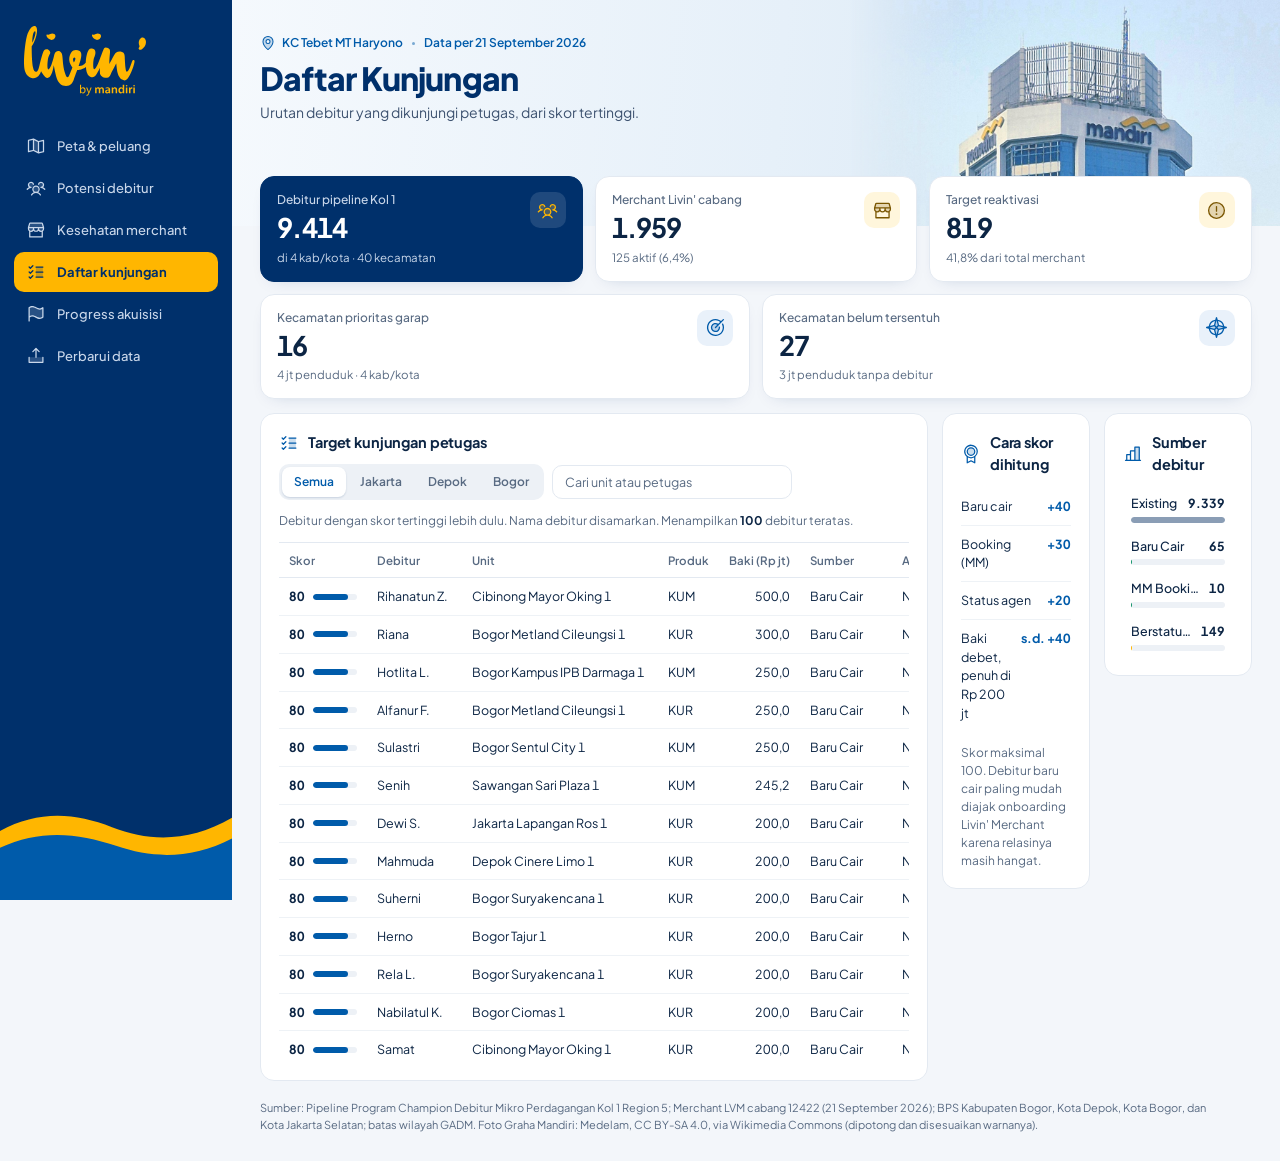
<file: kunjungan.html>
<!doctype html>
<html lang="id" data-theme="light">
<head>
<meta charset="utf-8">
<meta name="viewport" content="width=device-width,initial-scale=1,viewport-fit=cover">
<title>Daftar kunjungan · Peta Potensi MT Haryono</title>
<link rel="preconnect" href="https://fonts.googleapis.com">
<link rel="preconnect" href="https://fonts.gstatic.com" crossorigin>
<link rel="stylesheet" href="https://fonts.googleapis.com/css2?family=Plus+Jakarta+Sans:wght@400;500;600;700;800&display=swap">
<link rel="stylesheet" href="css/base.css">
<link rel="stylesheet" href="css/dash.css">
</head>
<body>
<div class="app">
  <aside class="rail" aria-label="Navigasi">
    <a class="brand" href="index.html"><img src="assets/livin-by-mandiri.svg" alt="Livin' by Mandiri" width="122" height="70"></a>
    <nav class="nav">
      <a href="index.html" aria-current="false"><svg aria-hidden="true" viewBox="0 0 256 256" fill="currentColor"><path d="M160,72V216L96,184V40Z" opacity="0.2"/><path d="M228.92,49.69a8,8,0,0,0-6.86-1.45L160.93,63.52,99.58,32.84a8,8,0,0,0-5.52-.6l-64,16A8,8,0,0,0,24,56V200a8,8,0,0,0,9.94,7.76l61.13-15.28,61.35,30.68A8.15,8.15,0,0,0,160,224a8,8,0,0,0,1.94-.24l64-16A8,8,0,0,0,232,200V56A8,8,0,0,0,228.92,49.69ZM104,52.94l48,24V203.06l-48-24ZM40,62.25l48-12v127.5l-48,12Zm176,131.5-48,12V78.25l48-12Z"/></svg><span class="tx">Peta &amp; peluang</span></a>
      <a href="potensi.html" aria-current="false"><svg aria-hidden="true" viewBox="0 0 256 256" fill="currentColor"><path d="M168,144a40,40,0,1,1-40-40A40,40,0,0,1,168,144ZM64,56A32,32,0,1,0,96,88,32,32,0,0,0,64,56Zm128,0a32,32,0,1,0,32,32A32,32,0,0,0,192,56Z" opacity="0.2"/><path d="M244.8,150.4a8,8,0,0,1-11.2-1.6A51.6,51.6,0,0,0,192,128a8,8,0,0,1,0-16,24,24,0,1,0-23.24-30,8,8,0,1,1-15.5-4A40,40,0,1,1,219,117.51a67.94,67.94,0,0,1,27.43,21.68A8,8,0,0,1,244.8,150.4ZM190.92,212a8,8,0,1,1-13.85,8,57,57,0,0,0-98.15,0,8,8,0,1,1-13.84-8,72.06,72.06,0,0,1,33.74-29.92,48,48,0,1,1,58.36,0A72.06,72.06,0,0,1,190.92,212ZM128,176a32,32,0,1,0-32-32A32,32,0,0,0,128,176ZM72,120a8,8,0,0,0-8-8A24,24,0,1,1,87.24,82a8,8,0,1,0,15.5-4A40,40,0,1,0,37,117.51,67.94,67.94,0,0,0,9.6,139.19a8,8,0,1,0,12.8,9.61A51.6,51.6,0,0,1,64,128,8,8,0,0,0,72,120Z"/></svg><span class="tx">Potensi debitur</span></a>
      <a href="merchant.html" aria-current="false"><svg aria-hidden="true" viewBox="0 0 256 256" fill="currentColor"><path d="M224,96v16a32,32,0,0,1-64,0V96H96v16a32,32,0,0,1-64,0V96L46.34,45.8A8,8,0,0,1,54,40H202a8,8,0,0,1,7.69,5.8Z" opacity="0.2"/><path d="M231.69,93.81,217.35,43.6A16.07,16.07,0,0,0,202,32H54A16.07,16.07,0,0,0,38.65,43.6L24.31,93.81A7.94,7.94,0,0,0,24,96v16a40,40,0,0,0,16,32v72a8,8,0,0,0,8,8H208a8,8,0,0,0,8-8V144a40,40,0,0,0,16-32V96A7.94,7.94,0,0,0,231.69,93.81ZM54,48H202l11.42,40H42.61Zm98,56v8a24,24,0,0,1-48,0v-8ZM51.06,132.2A24,24,0,0,1,40,112v-8H88v8a24,24,0,0,1-35.12,21.26A7.88,7.88,0,0,0,51.06,132.2ZM200,208H56V151.2a40.57,40.57,0,0,0,8,.8,40,40,0,0,0,32-16,40,40,0,0,0,64,0,40,40,0,0,0,32,16,40.57,40.57,0,0,0,8-.8Zm16-96a24,24,0,0,1-11.07,20.2,8.08,8.08,0,0,0-1.8,1.05A24,24,0,0,1,168,112v-8h48Z"/></svg><span class="tx">Kesehatan merchant</span></a>
      <a href="kunjungan.html" aria-current="true"><svg aria-hidden="true" viewBox="0 0 256 256" fill="currentColor"><path d="M216,64V192H128V64Z" opacity="0.2"/><path d="M224,128a8,8,0,0,1-8,8H128a8,8,0,0,1,0-16h88A8,8,0,0,1,224,128ZM128,72h88a8,8,0,0,0,0-16H128a8,8,0,0,0,0,16Zm88,112H128a8,8,0,0,0,0,16h88a8,8,0,0,0,0-16ZM82.34,42.34,56,68.69,45.66,58.34A8,8,0,0,0,34.34,69.66l16,16a8,8,0,0,0,11.32,0l32-32A8,8,0,0,0,82.34,42.34Zm0,64L56,132.69,45.66,122.34a8,8,0,0,0-11.32,11.32l16,16a8,8,0,0,0,11.32,0l32-32a8,8,0,0,0-11.32-11.32Zm0,64L56,196.69,45.66,186.34a8,8,0,0,0-11.32,11.32l16,16a8,8,0,0,0,11.32,0l32-32a8,8,0,0,0-11.32-11.32Z"/></svg><span class="tx">Daftar kunjungan</span></a>
      <a href="aktivitas.html" aria-current="false"><svg aria-hidden="true" viewBox="0 0 256 256" fill="currentColor"><path d="M216,48V168c-64,55.43-112-55.43-176,0V48C104-7.43,152,103.43,216,48Z" opacity="0.2"/><path d="M34.76,42A8,8,0,0,0,32,48V216a8,8,0,0,0,16,0V171.77c26.79-21.16,49.87-9.75,76.45,3.41,16.4,8.11,34.06,16.85,53,16.85,13.93,0,28.54-4.75,43.82-18a8,8,0,0,0,2.76-6V48A8,8,0,0,0,210.76,42c-28,24.23-51.72,12.49-79.21-1.12C103.07,26.76,70.78,10.79,34.76,42ZM208,164.25c-26.79,21.16-49.87,9.74-76.45-3.41-25-12.35-52.81-26.13-83.55-8.4V51.79c26.79-21.16,49.87-9.75,76.45,3.4,25,12.35,52.82,26.13,83.55,8.4Z"/></svg><span class="tx">Progress akuisisi</span></a>
      <a href="perbarui.html" aria-current="false"><svg aria-hidden="true" viewBox="0 0 256 256" fill="currentColor"><path d="M208,144v64H48V144Z" opacity="0.2"/><path d="M224,144v64a8,8,0,0,1-8,8H40a8,8,0,0,1-8-8V144a8,8,0,0,1,16,0v56H208V144a8,8,0,0,1,16,0ZM93.66,77.66,120,51.31V144a8,8,0,0,0,16,0V51.31l26.34,26.35a8,8,0,0,0,11.32-11.32l-40-40a8,8,0,0,0-11.32,0l-40,40A8,8,0,0,0,93.66,77.66Z"/></svg><span class="tx">Perbarui data</span></a>
    </nav>
    <svg class="rail-wave" viewBox="0 0 232 120" preserveAspectRatio="none" aria-hidden="true"><path d="M0 46c38-22 74-20 112-4s78 16 120-10v88H0z" fill="#FFB600"/><path d="M0 64c40-20 78-16 116-2s76 14 116-8v66H0z" fill="#005BAA"/></svg>
  </aside>

  <main class="main">
    <header class="hero" id="page-top">
      <img class="hero-img" src="assets/gedung-mandiri.jpg" alt="Gedung Graha Mandiri, Jakarta" width="1200" height="630">
      <div class="hero-tx">
        <div class="eyebrow"><svg aria-hidden="true" viewBox="0 0 256 256" fill="currentColor"><path d="M128,24a80,80,0,0,0-80,80c0,72,80,128,80,128s80-56,80-128A80,80,0,0,0,128,24Zm0,112a32,32,0,1,1,32-32A32,32,0,0,1,128,136Z" opacity="0.2"/><path d="M128,64a40,40,0,1,0,40,40A40,40,0,0,0,128,64Zm0,64a24,24,0,1,1,24-24A24,24,0,0,1,128,128Zm0-112a88.1,88.1,0,0,0-88,88c0,31.4,14.51,64.68,42,96.25a254.19,254.19,0,0,0,41.45,38.3,8,8,0,0,0,9.18,0A254.19,254.19,0,0,0,174,200.25c27.45-31.57,42-64.85,42-96.25A88.1,88.1,0,0,0,128,16Zm0,206c-16.53-13-72-60.75-72-118a72,72,0,0,1,144,0C200,161.23,144.53,209,128,222Z"/></svg><span>KC Tebet MT Haryono</span><i></i><span>Data per <span data-meta="tgl">21 September 2026</span></span></div>
        <h1>Daftar Kunjungan</h1>
        <p>Urutan debitur yang dikunjungi petugas, dari skor tertinggi.</p>
      </div>
    </header>

    <div class="content">

    <section class="kpis" aria-label="Ringkasan angka">
      <div class="kpi feat"><div class="ic"><svg aria-hidden="true" viewBox="0 0 256 256" fill="currentColor"><path d="M168,144a40,40,0,1,1-40-40A40,40,0,0,1,168,144ZM64,56A32,32,0,1,0,96,88,32,32,0,0,0,64,56Zm128,0a32,32,0,1,0,32,32A32,32,0,0,0,192,56Z" opacity="0.2"/><path d="M244.8,150.4a8,8,0,0,1-11.2-1.6A51.6,51.6,0,0,0,192,128a8,8,0,0,1,0-16,24,24,0,1,0-23.24-30,8,8,0,1,1-15.5-4A40,40,0,1,1,219,117.51a67.94,67.94,0,0,1,27.43,21.68A8,8,0,0,1,244.8,150.4ZM190.92,212a8,8,0,1,1-13.85,8,57,57,0,0,0-98.15,0,8,8,0,1,1-13.84-8,72.06,72.06,0,0,1,33.74-29.92,48,48,0,1,1,58.36,0A72.06,72.06,0,0,1,190.92,212ZM128,176a32,32,0,1,0-32-32A32,32,0,0,0,128,176ZM72,120a8,8,0,0,0-8-8A24,24,0,1,1,87.24,82a8,8,0,1,0,15.5-4A40,40,0,1,0,37,117.51,67.94,67.94,0,0,0,9.6,139.19a8,8,0,1,0,12.8,9.61A51.6,51.6,0,0,1,64,128,8,8,0,0,0,72,120Z"/></svg></div><span class="lbl">Debitur pipeline Kol 1</span><span class="num" id="k-deb">—</span><span class="sub" id="k-deb-s">—</span></div>
      <div class="kpi gold"><div class="ic"><svg aria-hidden="true" viewBox="0 0 256 256" fill="currentColor"><path d="M224,96v16a32,32,0,0,1-64,0V96H96v16a32,32,0,0,1-64,0V96L46.34,45.8A8,8,0,0,1,54,40H202a8,8,0,0,1,7.69,5.8Z" opacity="0.2"/><path d="M231.69,93.81,217.35,43.6A16.07,16.07,0,0,0,202,32H54A16.07,16.07,0,0,0,38.65,43.6L24.31,93.81A7.94,7.94,0,0,0,24,96v16a40,40,0,0,0,16,32v72a8,8,0,0,0,8,8H208a8,8,0,0,0,8-8V144a40,40,0,0,0,16-32V96A7.94,7.94,0,0,0,231.69,93.81ZM54,48H202l11.42,40H42.61Zm98,56v8a24,24,0,0,1-48,0v-8ZM51.06,132.2A24,24,0,0,1,40,112v-8H88v8a24,24,0,0,1-35.12,21.26A7.88,7.88,0,0,0,51.06,132.2ZM200,208H56V151.2a40.57,40.57,0,0,0,8,.8,40,40,0,0,0,32-16,40,40,0,0,0,64,0,40,40,0,0,0,32,16,40.57,40.57,0,0,0,8-.8Zm16-96a24,24,0,0,1-11.07,20.2,8.08,8.08,0,0,0-1.8,1.05A24,24,0,0,1,168,112v-8h48Z"/></svg></div><span class="lbl">Merchant Livin' cabang</span><span class="num" id="k-mer">—</span><span class="sub" id="k-mer-s">—</span></div>
      <div class="kpi gold"><div class="ic"><svg aria-hidden="true" viewBox="0 0 256 256" fill="currentColor"><path d="M224,128a96,96,0,1,1-96-96A96,96,0,0,1,224,128Z" opacity="0.2"/><path d="M128,24A104,104,0,1,0,232,128,104.11,104.11,0,0,0,128,24Zm0,192a88,88,0,1,1,88-88A88.1,88.1,0,0,1,128,216Zm-8-80V80a8,8,0,0,1,16,0v56a8,8,0,0,1-16,0Zm20,36a12,12,0,1,1-12-12A12,12,0,0,1,140,172Z"/></svg></div><span class="lbl">Target reaktivasi</span><span class="num" id="k-usak">—</span><span class="sub" id="k-usak-s">—</span></div>
      <div class="kpi"><div class="ic"><svg aria-hidden="true" viewBox="0 0 256 256" fill="currentColor"><path d="M176,128a48,48,0,1,1-48-48A48,48,0,0,1,176,128Z" opacity="0.2"/><path d="M221.87,83.16A104.1,104.1,0,1,1,195.67,49l22.67-22.68a8,8,0,0,1,11.32,11.32l-96,96a8,8,0,0,1-11.32-11.32l27.72-27.72a40,40,0,1,0,17.87,31.09,8,8,0,1,1,16-.9,56,56,0,1,1-22.38-41.65L184.3,60.39a87.88,87.88,0,1,0,23.13,29.67,8,8,0,0,1,14.44-6.9Z"/></svg></div><span class="lbl">Kecamatan prioritas garap</span><span class="num" id="k-pri">—</span><span class="sub" id="k-pri-s">—</span></div>
      <div class="kpi"><div class="ic"><svg aria-hidden="true" viewBox="0 0 256 256" fill="currentColor"><path d="M248,128l-96,24-24,96-24-96L8,128l96-24L128,8l24,96Z" opacity="0.2"/><path d="M249.94,120.24l-27.05-6.76a95.86,95.86,0,0,0-80.37-80.37l-6.76-27a8,8,0,0,0-15.52,0l-6.76,27.05a95.86,95.86,0,0,0-80.37,80.37l-27,6.76a8,8,0,0,0,0,15.52l27.05,6.76a95.86,95.86,0,0,0,80.37,80.37l6.76,27.05a8,8,0,0,0,15.52,0l6.76-27.05a95.86,95.86,0,0,0,80.37-80.37l27.05-6.76a8,8,0,0,0,0-15.52Zm-95.49,22.9L139.31,128l15.14-15.14L215,128Zm-52.9,0L41,128l60.57-15.14L116.69,128ZM205.77,109.2,158.6,97.4,146.8,50.23A79.88,79.88,0,0,1,205.77,109.2Zm-62.63-7.65L128,116.69l-15.14-15.14L128,41ZM109.2,50.23,97.4,97.4,50.23,109.2A79.88,79.88,0,0,1,109.2,50.23Zm-59,96.57L97.4,158.6l11.8,47.17A79.88,79.88,0,0,1,50.23,146.8Zm62.63,7.65L128,139.31l15.14,15.14L128,215Zm33.94,51.32,11.8-47.17,47.17-11.8A79.88,79.88,0,0,1,146.8,205.77Z"/></svg></div><span class="lbl">Kecamatan belum tersentuh</span><span class="num" id="k-bel">—</span><span class="sub" id="k-bel-s">—</span></div>
    </section>

    <div class="view">
      <div class="grid-side">
        <div class="card" id="target-card">
          <div class="card-h">
            <h2><svg aria-hidden="true" viewBox="0 0 256 256" fill="currentColor"><path d="M216,64V192H128V64Z" opacity="0.2"/><path d="M224,128a8,8,0,0,1-8,8H128a8,8,0,0,1,0-16h88A8,8,0,0,1,224,128ZM128,72h88a8,8,0,0,0,0-16H128a8,8,0,0,0,0,16Zm88,112H128a8,8,0,0,0,0,16h88a8,8,0,0,0,0-16ZM82.34,42.34,56,68.69,45.66,58.34A8,8,0,0,0,34.34,69.66l16,16a8,8,0,0,0,11.32,0l32-32A8,8,0,0,0,82.34,42.34Zm0,64L56,132.69,45.66,122.34a8,8,0,0,0-11.32,11.32l16,16a8,8,0,0,0,11.32,0l32-32a8,8,0,0,0-11.32-11.32Zm0,64L56,196.69,45.66,186.34a8,8,0,0,0-11.32,11.32l16,16a8,8,0,0,0,11.32,0l32-32a8,8,0,0,0-11.32-11.32Z"/></svg>Target kunjungan petugas</h2>
            <div class="filters">
              <div class="seg" role="group" aria-label="Kota target"><button type="button" data-k="Semua" aria-pressed="true">Semua</button><button type="button" data-k="Jakarta" aria-pressed="false">Jakarta</button><button type="button" data-k="Depok" aria-pressed="false">Depok</button><button type="button" data-k="Bogor" aria-pressed="false">Bogor</button></div>
              <input class="search" id="t-q" type="search" placeholder="Cari unit atau petugas" aria-label="Cari unit atau petugas">
            </div>
          </div>
          <p class="note">Debitur dengan skor tertinggi lebih dulu. Nama debitur disamarkan. Menampilkan <b id="t-n">—</b> debitur teratas.</p>
          <div class="tblbox tall"><table class="tbl"><thead><tr><th>Skor</th><th>Debitur</th><th>Unit</th><th>Produk</th><th class="n">Baki (Rp jt)</th><th>Sumber</th><th>Agen</th><th>Petugas</th></tr></thead><tbody id="t-rows"></tbody></table></div>
        </div>
        <div class="side">
          <div class="card">
            <div class="card-h"><h2><svg aria-hidden="true" viewBox="0 0 256 256" fill="currentColor"><path d="M176,96a48,48,0,1,1-48-48A48,48,0,0,1,176,96Z" opacity="0.2"/><path d="M216,96A88,88,0,1,0,72,163.83V240a8,8,0,0,0,11.58,7.16L128,225l44.43,22.21A8.07,8.07,0,0,0,176,248a8,8,0,0,0,8-8V163.83A87.85,87.85,0,0,0,216,96ZM56,96a72,72,0,1,1,72,72A72.08,72.08,0,0,1,56,96ZM168,227.06l-36.43-18.21a8,8,0,0,0-7.16,0L88,227.06V174.37a87.89,87.89,0,0,0,80,0ZM128,152A56,56,0,1,0,72,96,56.06,56.06,0,0,0,128,152Zm0-96A40,40,0,1,1,88,96,40,40,0,0,1,128,56Z"/></svg>Cara skor dihitung</h2></div>
            <ul class="score-rules">
              <li><span>Baru cair</span><b>+40</b></li>
              <li><span>Booking (MM)</span><b>+30</b></li>
              <li><span>Status agen</span><b>+20</b></li>
              <li><span>Baki debet, penuh di Rp 200 jt</span><b>s.d. +40</b></li>
            </ul>
            <p class="note">Skor maksimal 100. Debitur baru cair paling mudah diajak onboarding Livin' Merchant karena relasinya masih hangat.</p>
          </div>
          <div class="card">
            <div class="card-h"><h2><svg aria-hidden="true" viewBox="0 0 256 256" fill="currentColor"><path d="M208,40V208H152V40Z" opacity="0.2"/><path d="M224,200h-8V40a8,8,0,0,0-8-8H152a8,8,0,0,0-8,8V80H96a8,8,0,0,0-8,8v40H48a8,8,0,0,0-8,8v64H32a8,8,0,0,0,0,16H224a8,8,0,0,0,0-16ZM160,48h40V200H160ZM104,96h40V200H104ZM56,144H88v56H56Z"/></svg>Sumber debitur</h2></div>
            <ul class="rank" id="t-src"></ul>
          </div>
        </div>
      </div>
    </div>

    <p class="src">Sumber: Pipeline Program Champion Debitur Mikro Perdagangan Kol 1 Region 5; Merchant LVM cabang 12422 (<span data-meta="tgl">21 September 2026</span>); BPS Kabupaten Bogor, Kota Depok, Kota Bogor, dan Kota Jakarta Selatan; batas wilayah GADM. Foto Graha Mandiri: Medelam, CC BY-SA 4.0, via Wikimedia Commons (dipotong dan disesuaikan warnanya).</p>
    </div>
  </main>
</div>

<script src="js/vendor/d3.min.js"></script>
<script src="data/mapdata.js"></script>
<script src="data/dashdata.js"></script>
<script src="js/common.js"></script>
<script src="js/kpi.js"></script>
<script src="js/kunjungan.js"></script>
</body>
</html>
</file>
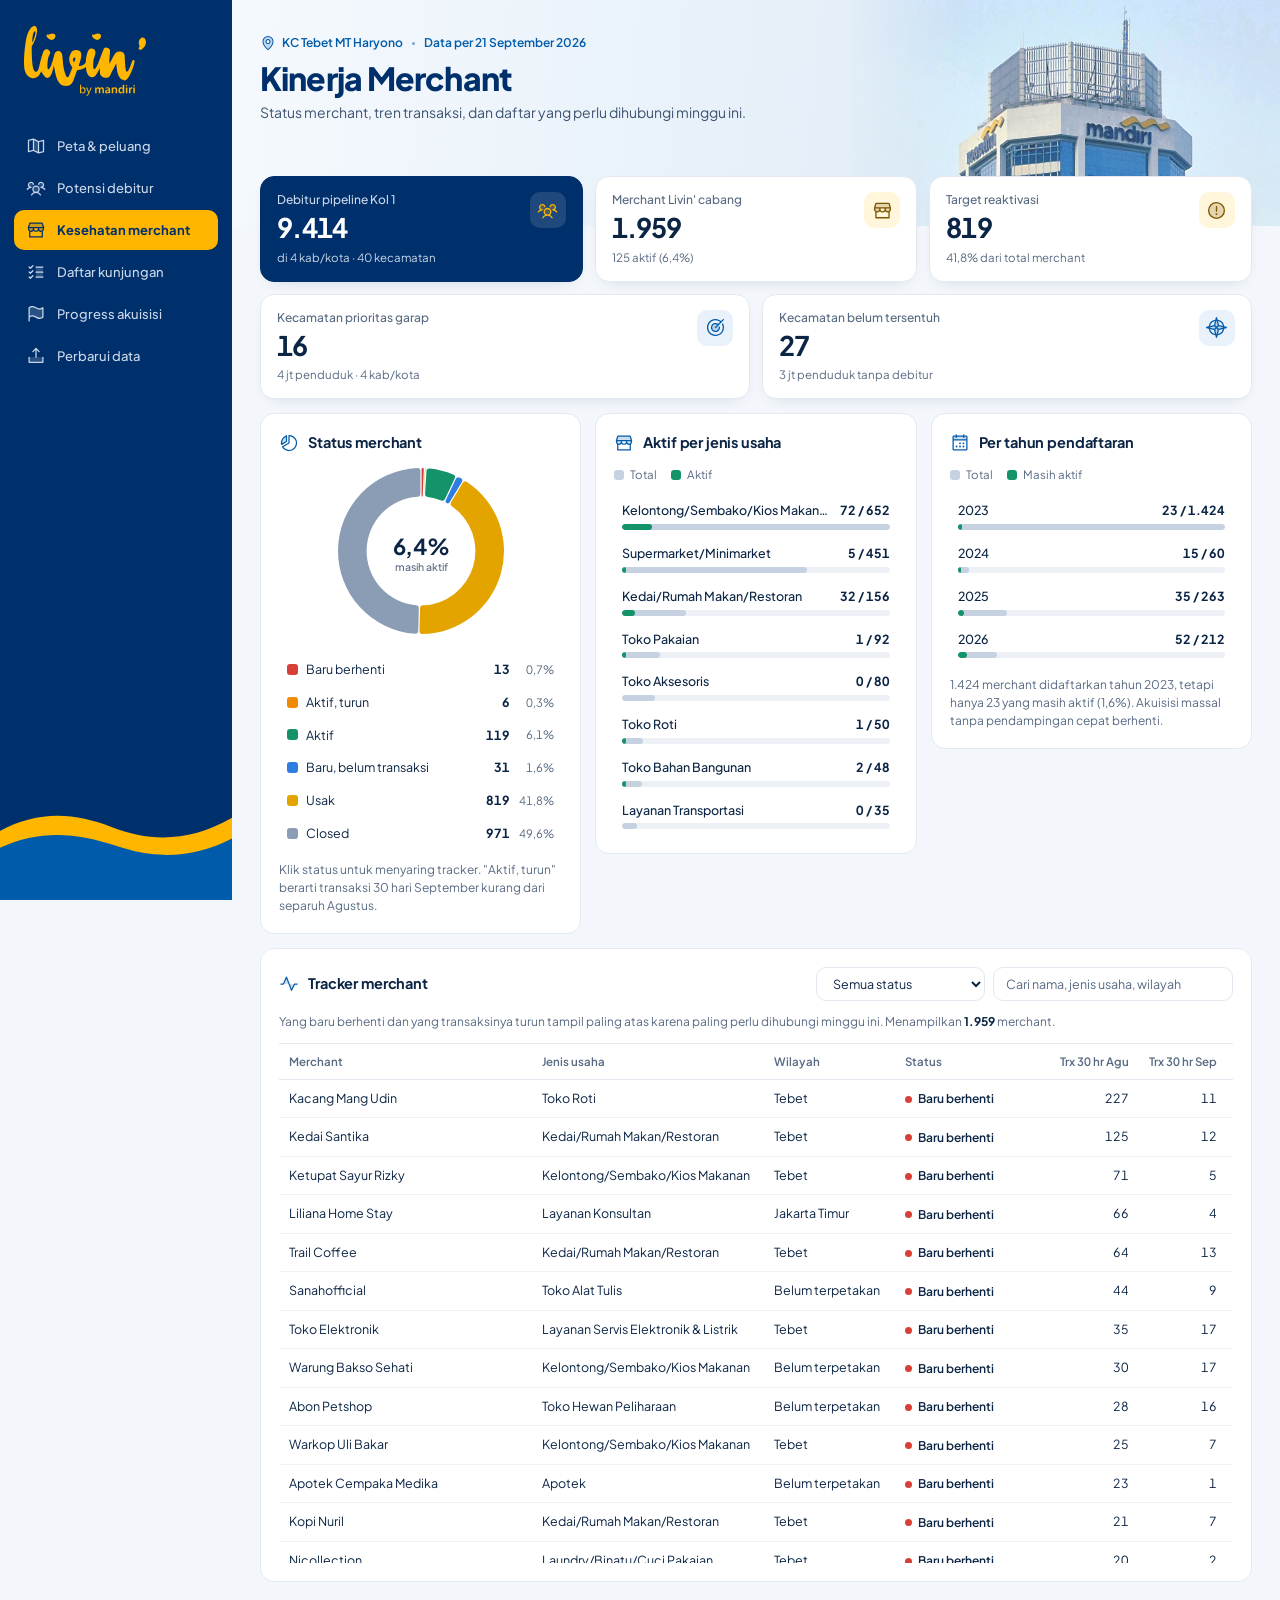
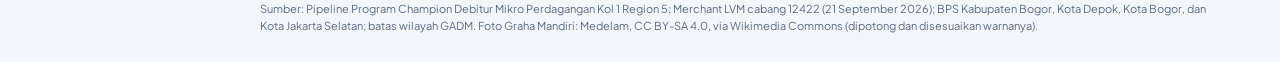
<file: merchant.html>
<!doctype html>
<html lang="id" data-theme="light">
<head>
<meta charset="utf-8">
<meta name="viewport" content="width=device-width,initial-scale=1,viewport-fit=cover">
<title>Kesehatan merchant · Peta Potensi MT Haryono</title>
<link rel="preconnect" href="https://fonts.googleapis.com">
<link rel="preconnect" href="https://fonts.gstatic.com" crossorigin>
<link rel="stylesheet" href="https://fonts.googleapis.com/css2?family=Plus+Jakarta+Sans:wght@400;500;600;700;800&display=swap">
<link rel="stylesheet" href="css/base.css">
<link rel="stylesheet" href="css/dash.css">
</head>
<body>
<div class="app">
  <aside class="rail" aria-label="Navigasi">
    <a class="brand" href="index.html"><img src="assets/livin-by-mandiri.svg" alt="Livin' by Mandiri" width="122" height="70"></a>
    <nav class="nav">
      <a href="index.html" aria-current="false"><svg aria-hidden="true" viewBox="0 0 256 256" fill="currentColor"><path d="M160,72V216L96,184V40Z" opacity="0.2"/><path d="M228.92,49.69a8,8,0,0,0-6.86-1.45L160.93,63.52,99.58,32.84a8,8,0,0,0-5.52-.6l-64,16A8,8,0,0,0,24,56V200a8,8,0,0,0,9.94,7.76l61.13-15.28,61.35,30.68A8.15,8.15,0,0,0,160,224a8,8,0,0,0,1.94-.24l64-16A8,8,0,0,0,232,200V56A8,8,0,0,0,228.92,49.69ZM104,52.94l48,24V203.06l-48-24ZM40,62.25l48-12v127.5l-48,12Zm176,131.5-48,12V78.25l48-12Z"/></svg><span class="tx">Peta &amp; peluang</span></a>
      <a href="potensi.html" aria-current="false"><svg aria-hidden="true" viewBox="0 0 256 256" fill="currentColor"><path d="M168,144a40,40,0,1,1-40-40A40,40,0,0,1,168,144ZM64,56A32,32,0,1,0,96,88,32,32,0,0,0,64,56Zm128,0a32,32,0,1,0,32,32A32,32,0,0,0,192,56Z" opacity="0.2"/><path d="M244.8,150.4a8,8,0,0,1-11.2-1.6A51.6,51.6,0,0,0,192,128a8,8,0,0,1,0-16,24,24,0,1,0-23.24-30,8,8,0,1,1-15.5-4A40,40,0,1,1,219,117.51a67.94,67.94,0,0,1,27.43,21.68A8,8,0,0,1,244.8,150.4ZM190.92,212a8,8,0,1,1-13.85,8,57,57,0,0,0-98.15,0,8,8,0,1,1-13.84-8,72.06,72.06,0,0,1,33.74-29.92,48,48,0,1,1,58.36,0A72.06,72.06,0,0,1,190.92,212ZM128,176a32,32,0,1,0-32-32A32,32,0,0,0,128,176ZM72,120a8,8,0,0,0-8-8A24,24,0,1,1,87.24,82a8,8,0,1,0,15.5-4A40,40,0,1,0,37,117.51,67.94,67.94,0,0,0,9.6,139.19a8,8,0,1,0,12.8,9.61A51.6,51.6,0,0,1,64,128,8,8,0,0,0,72,120Z"/></svg><span class="tx">Potensi debitur</span></a>
      <a href="merchant.html" aria-current="true"><svg aria-hidden="true" viewBox="0 0 256 256" fill="currentColor"><path d="M224,96v16a32,32,0,0,1-64,0V96H96v16a32,32,0,0,1-64,0V96L46.34,45.8A8,8,0,0,1,54,40H202a8,8,0,0,1,7.69,5.8Z" opacity="0.2"/><path d="M231.69,93.81,217.35,43.6A16.07,16.07,0,0,0,202,32H54A16.07,16.07,0,0,0,38.65,43.6L24.31,93.81A7.94,7.94,0,0,0,24,96v16a40,40,0,0,0,16,32v72a8,8,0,0,0,8,8H208a8,8,0,0,0,8-8V144a40,40,0,0,0,16-32V96A7.94,7.94,0,0,0,231.69,93.81ZM54,48H202l11.42,40H42.61Zm98,56v8a24,24,0,0,1-48,0v-8ZM51.06,132.2A24,24,0,0,1,40,112v-8H88v8a24,24,0,0,1-35.12,21.26A7.88,7.88,0,0,0,51.06,132.2ZM200,208H56V151.2a40.57,40.57,0,0,0,8,.8,40,40,0,0,0,32-16,40,40,0,0,0,64,0,40,40,0,0,0,32,16,40.57,40.57,0,0,0,8-.8Zm16-96a24,24,0,0,1-11.07,20.2,8.08,8.08,0,0,0-1.8,1.05A24,24,0,0,1,168,112v-8h48Z"/></svg><span class="tx">Kesehatan merchant</span></a>
      <a href="kunjungan.html" aria-current="false"><svg aria-hidden="true" viewBox="0 0 256 256" fill="currentColor"><path d="M216,64V192H128V64Z" opacity="0.2"/><path d="M224,128a8,8,0,0,1-8,8H128a8,8,0,0,1,0-16h88A8,8,0,0,1,224,128ZM128,72h88a8,8,0,0,0,0-16H128a8,8,0,0,0,0,16Zm88,112H128a8,8,0,0,0,0,16h88a8,8,0,0,0,0-16ZM82.34,42.34,56,68.69,45.66,58.34A8,8,0,0,0,34.34,69.66l16,16a8,8,0,0,0,11.32,0l32-32A8,8,0,0,0,82.34,42.34Zm0,64L56,132.69,45.66,122.34a8,8,0,0,0-11.32,11.32l16,16a8,8,0,0,0,11.32,0l32-32a8,8,0,0,0-11.32-11.32Zm0,64L56,196.69,45.66,186.34a8,8,0,0,0-11.32,11.32l16,16a8,8,0,0,0,11.32,0l32-32a8,8,0,0,0-11.32-11.32Z"/></svg><span class="tx">Daftar kunjungan</span></a>
      <a href="aktivitas.html" aria-current="false"><svg aria-hidden="true" viewBox="0 0 256 256" fill="currentColor"><path d="M216,48V168c-64,55.43-112-55.43-176,0V48C104-7.43,152,103.43,216,48Z" opacity="0.2"/><path d="M34.76,42A8,8,0,0,0,32,48V216a8,8,0,0,0,16,0V171.77c26.79-21.16,49.87-9.75,76.45,3.41,16.4,8.11,34.06,16.85,53,16.85,13.93,0,28.54-4.75,43.82-18a8,8,0,0,0,2.76-6V48A8,8,0,0,0,210.76,42c-28,24.23-51.72,12.49-79.21-1.12C103.07,26.76,70.78,10.79,34.76,42ZM208,164.25c-26.79,21.16-49.87,9.74-76.45-3.41-25-12.35-52.81-26.13-83.55-8.4V51.79c26.79-21.16,49.87-9.75,76.45,3.4,25,12.35,52.82,26.13,83.55,8.4Z"/></svg><span class="tx">Progress akuisisi</span></a>
      <a href="perbarui.html" aria-current="false"><svg aria-hidden="true" viewBox="0 0 256 256" fill="currentColor"><path d="M208,144v64H48V144Z" opacity="0.2"/><path d="M224,144v64a8,8,0,0,1-8,8H40a8,8,0,0,1-8-8V144a8,8,0,0,1,16,0v56H208V144a8,8,0,0,1,16,0ZM93.66,77.66,120,51.31V144a8,8,0,0,0,16,0V51.31l26.34,26.35a8,8,0,0,0,11.32-11.32l-40-40a8,8,0,0,0-11.32,0l-40,40A8,8,0,0,0,93.66,77.66Z"/></svg><span class="tx">Perbarui data</span></a>
    </nav>
    <svg class="rail-wave" viewBox="0 0 232 120" preserveAspectRatio="none" aria-hidden="true"><path d="M0 46c38-22 74-20 112-4s78 16 120-10v88H0z" fill="#FFB600"/><path d="M0 64c40-20 78-16 116-2s76 14 116-8v66H0z" fill="#005BAA"/></svg>
  </aside>

  <main class="main">
    <header class="hero" id="page-top">
      <img class="hero-img" src="assets/gedung-mandiri.jpg" alt="Gedung Graha Mandiri, Jakarta" width="1200" height="630">
      <div class="hero-tx">
        <div class="eyebrow"><svg aria-hidden="true" viewBox="0 0 256 256" fill="currentColor"><path d="M128,24a80,80,0,0,0-80,80c0,72,80,128,80,128s80-56,80-128A80,80,0,0,0,128,24Zm0,112a32,32,0,1,1,32-32A32,32,0,0,1,128,136Z" opacity="0.2"/><path d="M128,64a40,40,0,1,0,40,40A40,40,0,0,0,128,64Zm0,64a24,24,0,1,1,24-24A24,24,0,0,1,128,128Zm0-112a88.1,88.1,0,0,0-88,88c0,31.4,14.51,64.68,42,96.25a254.19,254.19,0,0,0,41.45,38.3,8,8,0,0,0,9.18,0A254.19,254.19,0,0,0,174,200.25c27.45-31.57,42-64.85,42-96.25A88.1,88.1,0,0,0,128,16Zm0,206c-16.53-13-72-60.75-72-118a72,72,0,0,1,144,0C200,161.23,144.53,209,128,222Z"/></svg><span>KC Tebet MT Haryono</span><i></i><span>Data per <span data-meta="tgl">21 September 2026</span></span></div>
        <h1>Kinerja Merchant</h1>
        <p>Status merchant, tren transaksi, dan daftar yang perlu dihubungi minggu ini.</p>
      </div>
    </header>

    <div class="content">

    <section class="kpis" aria-label="Ringkasan angka">
      <div class="kpi feat"><div class="ic"><svg aria-hidden="true" viewBox="0 0 256 256" fill="currentColor"><path d="M168,144a40,40,0,1,1-40-40A40,40,0,0,1,168,144ZM64,56A32,32,0,1,0,96,88,32,32,0,0,0,64,56Zm128,0a32,32,0,1,0,32,32A32,32,0,0,0,192,56Z" opacity="0.2"/><path d="M244.8,150.4a8,8,0,0,1-11.2-1.6A51.6,51.6,0,0,0,192,128a8,8,0,0,1,0-16,24,24,0,1,0-23.24-30,8,8,0,1,1-15.5-4A40,40,0,1,1,219,117.51a67.94,67.94,0,0,1,27.43,21.68A8,8,0,0,1,244.8,150.4ZM190.92,212a8,8,0,1,1-13.85,8,57,57,0,0,0-98.15,0,8,8,0,1,1-13.84-8,72.06,72.06,0,0,1,33.74-29.92,48,48,0,1,1,58.36,0A72.06,72.06,0,0,1,190.92,212ZM128,176a32,32,0,1,0-32-32A32,32,0,0,0,128,176ZM72,120a8,8,0,0,0-8-8A24,24,0,1,1,87.24,82a8,8,0,1,0,15.5-4A40,40,0,1,0,37,117.51,67.94,67.94,0,0,0,9.6,139.19a8,8,0,1,0,12.8,9.61A51.6,51.6,0,0,1,64,128,8,8,0,0,0,72,120Z"/></svg></div><span class="lbl">Debitur pipeline Kol 1</span><span class="num" id="k-deb">—</span><span class="sub" id="k-deb-s">—</span></div>
      <div class="kpi gold"><div class="ic"><svg aria-hidden="true" viewBox="0 0 256 256" fill="currentColor"><path d="M224,96v16a32,32,0,0,1-64,0V96H96v16a32,32,0,0,1-64,0V96L46.34,45.8A8,8,0,0,1,54,40H202a8,8,0,0,1,7.69,5.8Z" opacity="0.2"/><path d="M231.69,93.81,217.35,43.6A16.07,16.07,0,0,0,202,32H54A16.07,16.07,0,0,0,38.65,43.6L24.31,93.81A7.94,7.94,0,0,0,24,96v16a40,40,0,0,0,16,32v72a8,8,0,0,0,8,8H208a8,8,0,0,0,8-8V144a40,40,0,0,0,16-32V96A7.94,7.94,0,0,0,231.69,93.81ZM54,48H202l11.42,40H42.61Zm98,56v8a24,24,0,0,1-48,0v-8ZM51.06,132.2A24,24,0,0,1,40,112v-8H88v8a24,24,0,0,1-35.12,21.26A7.88,7.88,0,0,0,51.06,132.2ZM200,208H56V151.2a40.57,40.57,0,0,0,8,.8,40,40,0,0,0,32-16,40,40,0,0,0,64,0,40,40,0,0,0,32,16,40.57,40.57,0,0,0,8-.8Zm16-96a24,24,0,0,1-11.07,20.2,8.08,8.08,0,0,0-1.8,1.05A24,24,0,0,1,168,112v-8h48Z"/></svg></div><span class="lbl">Merchant Livin' cabang</span><span class="num" id="k-mer">—</span><span class="sub" id="k-mer-s">—</span></div>
      <div class="kpi gold"><div class="ic"><svg aria-hidden="true" viewBox="0 0 256 256" fill="currentColor"><path d="M224,128a96,96,0,1,1-96-96A96,96,0,0,1,224,128Z" opacity="0.2"/><path d="M128,24A104,104,0,1,0,232,128,104.11,104.11,0,0,0,128,24Zm0,192a88,88,0,1,1,88-88A88.1,88.1,0,0,1,128,216Zm-8-80V80a8,8,0,0,1,16,0v56a8,8,0,0,1-16,0Zm20,36a12,12,0,1,1-12-12A12,12,0,0,1,140,172Z"/></svg></div><span class="lbl">Target reaktivasi</span><span class="num" id="k-usak">—</span><span class="sub" id="k-usak-s">—</span></div>
      <div class="kpi"><div class="ic"><svg aria-hidden="true" viewBox="0 0 256 256" fill="currentColor"><path d="M176,128a48,48,0,1,1-48-48A48,48,0,0,1,176,128Z" opacity="0.2"/><path d="M221.87,83.16A104.1,104.1,0,1,1,195.67,49l22.67-22.68a8,8,0,0,1,11.32,11.32l-96,96a8,8,0,0,1-11.32-11.32l27.72-27.72a40,40,0,1,0,17.87,31.09,8,8,0,1,1,16-.9,56,56,0,1,1-22.38-41.65L184.3,60.39a87.88,87.88,0,1,0,23.13,29.67,8,8,0,0,1,14.44-6.9Z"/></svg></div><span class="lbl">Kecamatan prioritas garap</span><span class="num" id="k-pri">—</span><span class="sub" id="k-pri-s">—</span></div>
      <div class="kpi"><div class="ic"><svg aria-hidden="true" viewBox="0 0 256 256" fill="currentColor"><path d="M248,128l-96,24-24,96-24-96L8,128l96-24L128,8l24,96Z" opacity="0.2"/><path d="M249.94,120.24l-27.05-6.76a95.86,95.86,0,0,0-80.37-80.37l-6.76-27a8,8,0,0,0-15.52,0l-6.76,27.05a95.86,95.86,0,0,0-80.37,80.37l-27,6.76a8,8,0,0,0,0,15.52l27.05,6.76a95.86,95.86,0,0,0,80.37,80.37l6.76,27.05a8,8,0,0,0,15.52,0l6.76-27.05a95.86,95.86,0,0,0,80.37-80.37l27.05-6.76a8,8,0,0,0,0-15.52Zm-95.49,22.9L139.31,128l15.14-15.14L215,128Zm-52.9,0L41,128l60.57-15.14L116.69,128ZM205.77,109.2,158.6,97.4,146.8,50.23A79.88,79.88,0,0,1,205.77,109.2Zm-62.63-7.65L128,116.69l-15.14-15.14L128,41ZM109.2,50.23,97.4,97.4,50.23,109.2A79.88,79.88,0,0,1,109.2,50.23Zm-59,96.57L97.4,158.6l11.8,47.17A79.88,79.88,0,0,1,50.23,146.8Zm62.63,7.65L128,139.31l15.14,15.14L128,215Zm33.94,51.32,11.8-47.17,47.17-11.8A79.88,79.88,0,0,1,146.8,205.77Z"/></svg></div><span class="lbl">Kecamatan belum tersentuh</span><span class="num" id="k-bel">—</span><span class="sub" id="k-bel-s">—</span></div>
    </section>

    <div class="view">
      <div class="grid3">
        <div class="card">
          <div class="card-h"><h2><svg aria-hidden="true" viewBox="0 0 256 256" fill="currentColor"><path d="M96,37.5v72l-62.4,36A96,96,0,0,1,96,37.5Z" opacity="0.2"/><path d="M100,116.43a8,8,0,0,0,4-6.93v-72A8,8,0,0,0,93.34,30,104.06,104.06,0,0,0,25.73,147a8,8,0,0,0,4.52,5.81,7.86,7.86,0,0,0,3.35.74,8,8,0,0,0,4-1.07ZM88,49.62v55.26L40.12,132.51C40,131,40,129.48,40,128A88.12,88.12,0,0,1,88,49.62ZM128,24a8,8,0,0,0-8,8v91.82L41.19,169.73a8,8,0,0,0-2.87,11A104,104,0,1,0,128,24Zm0,192a88.47,88.47,0,0,1-71.49-36.68l75.52-44a8,8,0,0,0,4-6.92V40.36A88,88,0,0,1,128,216Z"/></svg>Status merchant</h2></div>
          <div class="donut-wrap stack">
            <div class="donut" id="c-seg"></div>
            <ul class="lg-list" id="c-seg-lg"></ul>
          </div>
          <p class="note">Klik status untuk menyaring tracker. "Aktif, turun" berarti transaksi 30 hari <span data-meta="bulan_ini">September</span> kurang dari separuh <span data-meta="bulan_lalu">Agustus</span>.</p>
        </div>
        <div class="card">
          <div class="card-h"><h2><svg aria-hidden="true" viewBox="0 0 256 256" fill="currentColor"><path d="M224,96v16a32,32,0,0,1-64,0V96H96v16a32,32,0,0,1-64,0V96L46.34,45.8A8,8,0,0,1,54,40H202a8,8,0,0,1,7.69,5.8Z" opacity="0.2"/><path d="M231.69,93.81,217.35,43.6A16.07,16.07,0,0,0,202,32H54A16.07,16.07,0,0,0,38.65,43.6L24.31,93.81A7.94,7.94,0,0,0,24,96v16a40,40,0,0,0,16,32v72a8,8,0,0,0,8,8H208a8,8,0,0,0,8-8V144a40,40,0,0,0,16-32V96A7.94,7.94,0,0,0,231.69,93.81ZM54,48H202l11.42,40H42.61Zm98,56v8a24,24,0,0,1-48,0v-8ZM51.06,132.2A24,24,0,0,1,40,112v-8H88v8a24,24,0,0,1-35.12,21.26A7.88,7.88,0,0,0,51.06,132.2ZM200,208H56V151.2a40.57,40.57,0,0,0,8,.8,40,40,0,0,0,32-16,40,40,0,0,0,64,0,40,40,0,0,0,32,16,40.57,40.57,0,0,0,8-.8Zm16-96a24,24,0,0,1-11.07,20.2,8.08,8.08,0,0,0-1.8,1.05A24,24,0,0,1,168,112v-8h48Z"/></svg>Aktif per jenis usaha</h2></div>
          <div class="mini-lg"><span><i style="--sw:var(--bar-back)"></i>Total</span><span><i style="--sw:var(--ok)"></i>Aktif</span></div>
          <ul class="rank" id="c-lob"></ul>
        </div>
        <div class="card">
          <div class="card-h"><h2><svg aria-hidden="true" viewBox="0 0 256 256" fill="currentColor"><path d="M216,48V88H40V48a8,8,0,0,1,8-8H208A8,8,0,0,1,216,48Z" opacity="0.2"/><path d="M208,32H184V24a8,8,0,0,0-16,0v8H88V24a8,8,0,0,0-16,0v8H48A16,16,0,0,0,32,48V208a16,16,0,0,0,16,16H208a16,16,0,0,0,16-16V48A16,16,0,0,0,208,32ZM72,48v8a8,8,0,0,0,16,0V48h80v8a8,8,0,0,0,16,0V48h24V80H48V48ZM208,208H48V96H208V208Zm-68-76a12,12,0,1,1-12-12A12,12,0,0,1,140,132Zm44,0a12,12,0,1,1-12-12A12,12,0,0,1,184,132ZM96,172a12,12,0,1,1-12-12A12,12,0,0,1,96,172Zm44,0a12,12,0,1,1-12-12A12,12,0,0,1,140,172Zm44,0a12,12,0,1,1-12-12A12,12,0,0,1,184,172Z"/></svg>Per tahun pendaftaran</h2></div>
          <div class="mini-lg"><span><i style="--sw:var(--bar-back)"></i>Total</span><span><i style="--sw:var(--ok)"></i>Masih aktif</span></div>
          <ul class="rank" id="c-year"></ul>
          <p class="note" id="c-year-note">—</p>
        </div>
      </div>
      <div class="card" id="tracker">
        <div class="card-h">
          <h2><svg aria-hidden="true" viewBox="0 0 256 256" fill="currentColor"><path d="M96,40l33.52,88H56Zm104,88H129.52L160,208Z" opacity="0.2"/><path d="M240,128a8,8,0,0,1-8,8H204.94l-37.78,75.58A8,8,0,0,1,160,216h-.4a8,8,0,0,1-7.08-5.14L95.35,60.76,63.28,131.31A8,8,0,0,1,56,136H24a8,8,0,0,1,0-16H50.85L88.72,36.69a8,8,0,0,1,14.76.46l57.51,151,31.85-63.71A8,8,0,0,1,200,120h32A8,8,0,0,1,240,128Z"/></svg>Tracker merchant</h2>
          <div class="filters">
            <select class="search sel" id="m-seg" aria-label="Status merchant"><option>Semua status</option><option>Baru berhenti</option><option>Aktif, turun</option><option>Aktif</option><option>Baru, belum transaksi</option><option>Usak</option><option>Closed</option></select>
            <input class="search" id="m-q" type="search" placeholder="Cari nama, jenis usaha, wilayah" aria-label="Cari merchant">
          </div>
        </div>
        <p class="note">Yang baru berhenti dan yang transaksinya turun tampil paling atas karena paling perlu dihubungi minggu ini. Menampilkan <b id="m-n">—</b> merchant.</p>
        <div class="tblbox tall"><table class="tbl"><thead><tr><th>Merchant</th><th>Jenis usaha</th><th>Wilayah</th><th>Status</th><th class="n">Trx 30 hr <span data-meta="pendek_lalu">Agu</span></th><th class="n">Trx 30 hr <span data-meta="pendek_ini">Sep</span></th><th class="n">SV 30 hr <span data-meta="pendek_ini">Sep</span> (Rp)</th><th>Rekening</th></tr></thead><tbody id="m-rows"></tbody></table></div>
      </div>
    </div>

    <p class="src">Sumber: Pipeline Program Champion Debitur Mikro Perdagangan Kol 1 Region 5; Merchant LVM cabang 12422 (<span data-meta="tgl">21 September 2026</span>); BPS Kabupaten Bogor, Kota Depok, Kota Bogor, dan Kota Jakarta Selatan; batas wilayah GADM. Foto Graha Mandiri: Medelam, CC BY-SA 4.0, via Wikimedia Commons (dipotong dan disesuaikan warnanya).</p>
    </div>
  </main>
</div>

<script src="js/vendor/d3.min.js"></script>
<script src="data/mapdata.js"></script>
<script src="data/dashdata.js"></script>
<script src="js/common.js"></script>
<script src="js/kpi.js"></script>
<script src="js/merchant.js"></script>
</body>
</html>
</file>
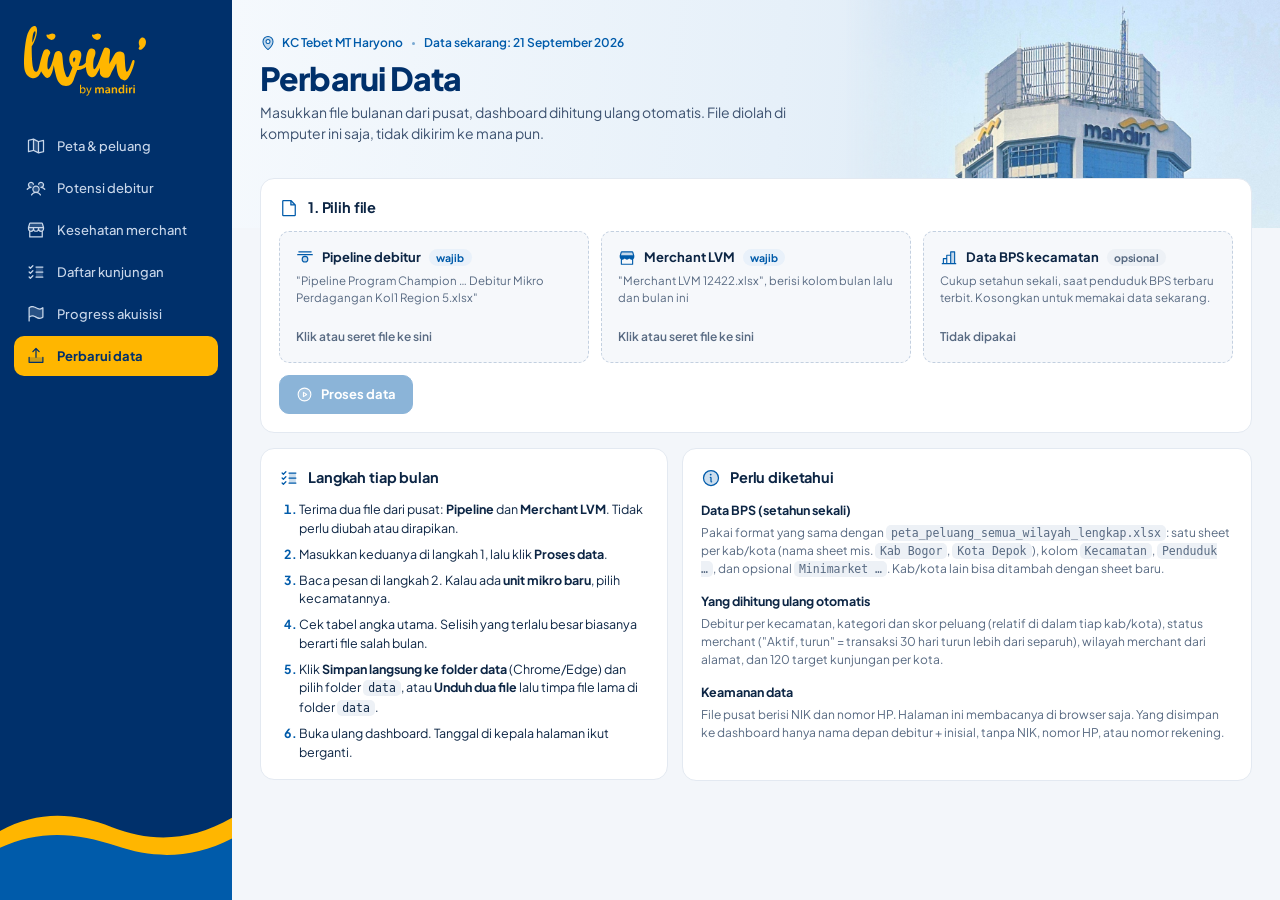
<file: perbarui.html>
<!doctype html>
<html lang="id" data-theme="light">
<head>
<meta charset="utf-8">
<meta name="viewport" content="width=device-width,initial-scale=1,viewport-fit=cover">
<title>Perbarui data · Peta Potensi MT Haryono</title>
<link rel="preconnect" href="https://fonts.googleapis.com">
<link rel="preconnect" href="https://fonts.gstatic.com" crossorigin>
<link rel="stylesheet" href="https://fonts.googleapis.com/css2?family=Plus+Jakarta+Sans:wght@400;500;600;700;800&display=swap">
<link rel="stylesheet" href="css/base.css">
<link rel="stylesheet" href="css/dash.css">
<link rel="stylesheet" href="css/perbarui.css">
</head>
<body>
<div class="app">
  <aside class="rail" aria-label="Navigasi">
    <a class="brand" href="index.html"><img src="assets/livin-by-mandiri.svg" alt="Livin' by Mandiri" width="122" height="70"></a>
    <nav class="nav">
      <a href="index.html" aria-current="false"><svg aria-hidden="true" viewBox="0 0 256 256" fill="currentColor"><path d="M160,72V216L96,184V40Z" opacity="0.2"/><path d="M228.92,49.69a8,8,0,0,0-6.86-1.45L160.93,63.52,99.58,32.84a8,8,0,0,0-5.52-.6l-64,16A8,8,0,0,0,24,56V200a8,8,0,0,0,9.94,7.76l61.13-15.28,61.35,30.68A8.15,8.15,0,0,0,160,224a8,8,0,0,0,1.94-.24l64-16A8,8,0,0,0,232,200V56A8,8,0,0,0,228.92,49.69ZM104,52.94l48,24V203.06l-48-24ZM40,62.25l48-12v127.5l-48,12Zm176,131.5-48,12V78.25l48-12Z"/></svg><span class="tx">Peta &amp; peluang</span></a>
      <a href="potensi.html" aria-current="false"><svg aria-hidden="true" viewBox="0 0 256 256" fill="currentColor"><path d="M168,144a40,40,0,1,1-40-40A40,40,0,0,1,168,144ZM64,56A32,32,0,1,0,96,88,32,32,0,0,0,64,56Zm128,0a32,32,0,1,0,32,32A32,32,0,0,0,192,56Z" opacity="0.2"/><path d="M244.8,150.4a8,8,0,0,1-11.2-1.6A51.6,51.6,0,0,0,192,128a8,8,0,0,1,0-16,24,24,0,1,0-23.24-30,8,8,0,1,1-15.5-4A40,40,0,1,1,219,117.51a67.94,67.94,0,0,1,27.43,21.68A8,8,0,0,1,244.8,150.4ZM190.92,212a8,8,0,1,1-13.85,8,57,57,0,0,0-98.15,0,8,8,0,1,1-13.84-8,72.06,72.06,0,0,1,33.74-29.92,48,48,0,1,1,58.36,0A72.06,72.06,0,0,1,190.92,212ZM128,176a32,32,0,1,0-32-32A32,32,0,0,0,128,176ZM72,120a8,8,0,0,0-8-8A24,24,0,1,1,87.24,82a8,8,0,1,0,15.5-4A40,40,0,1,0,37,117.51,67.94,67.94,0,0,0,9.6,139.19a8,8,0,1,0,12.8,9.61A51.6,51.6,0,0,1,64,128,8,8,0,0,0,72,120Z"/></svg><span class="tx">Potensi debitur</span></a>
      <a href="merchant.html" aria-current="false"><svg aria-hidden="true" viewBox="0 0 256 256" fill="currentColor"><path d="M224,96v16a32,32,0,0,1-64,0V96H96v16a32,32,0,0,1-64,0V96L46.34,45.8A8,8,0,0,1,54,40H202a8,8,0,0,1,7.69,5.8Z" opacity="0.2"/><path d="M231.69,93.81,217.35,43.6A16.07,16.07,0,0,0,202,32H54A16.07,16.07,0,0,0,38.65,43.6L24.31,93.81A7.94,7.94,0,0,0,24,96v16a40,40,0,0,0,16,32v72a8,8,0,0,0,8,8H208a8,8,0,0,0,8-8V144a40,40,0,0,0,16-32V96A7.94,7.94,0,0,0,231.69,93.81ZM54,48H202l11.42,40H42.61Zm98,56v8a24,24,0,0,1-48,0v-8ZM51.06,132.2A24,24,0,0,1,40,112v-8H88v8a24,24,0,0,1-35.12,21.26A7.88,7.88,0,0,0,51.06,132.2ZM200,208H56V151.2a40.57,40.57,0,0,0,8,.8,40,40,0,0,0,32-16,40,40,0,0,0,64,0,40,40,0,0,0,32,16,40.57,40.57,0,0,0,8-.8Zm16-96a24,24,0,0,1-11.07,20.2,8.08,8.08,0,0,0-1.8,1.05A24,24,0,0,1,168,112v-8h48Z"/></svg><span class="tx">Kesehatan merchant</span></a>
      <a href="kunjungan.html" aria-current="false"><svg aria-hidden="true" viewBox="0 0 256 256" fill="currentColor"><path d="M216,64V192H128V64Z" opacity="0.2"/><path d="M224,128a8,8,0,0,1-8,8H128a8,8,0,0,1,0-16h88A8,8,0,0,1,224,128ZM128,72h88a8,8,0,0,0,0-16H128a8,8,0,0,0,0,16Zm88,112H128a8,8,0,0,0,0,16h88a8,8,0,0,0,0-16ZM82.34,42.34,56,68.69,45.66,58.34A8,8,0,0,0,34.34,69.66l16,16a8,8,0,0,0,11.32,0l32-32A8,8,0,0,0,82.34,42.34Zm0,64L56,132.69,45.66,122.34a8,8,0,0,0-11.32,11.32l16,16a8,8,0,0,0,11.32,0l32-32a8,8,0,0,0-11.32-11.32Zm0,64L56,196.69,45.66,186.34a8,8,0,0,0-11.32,11.32l16,16a8,8,0,0,0,11.32,0l32-32a8,8,0,0,0-11.32-11.32Z"/></svg><span class="tx">Daftar kunjungan</span></a>
      <a href="aktivitas.html" aria-current="false"><svg aria-hidden="true" viewBox="0 0 256 256" fill="currentColor"><path d="M216,48V168c-64,55.43-112-55.43-176,0V48C104-7.43,152,103.43,216,48Z" opacity="0.2"/><path d="M34.76,42A8,8,0,0,0,32,48V216a8,8,0,0,0,16,0V171.77c26.79-21.16,49.87-9.75,76.45,3.41,16.4,8.11,34.06,16.85,53,16.85,13.93,0,28.54-4.75,43.82-18a8,8,0,0,0,2.76-6V48A8,8,0,0,0,210.76,42c-28,24.23-51.72,12.49-79.21-1.12C103.07,26.76,70.78,10.79,34.76,42ZM208,164.25c-26.79,21.16-49.87,9.74-76.45-3.41-25-12.35-52.81-26.13-83.55-8.4V51.79c26.79-21.16,49.87-9.75,76.45,3.4,25,12.35,52.82,26.13,83.55,8.4Z"/></svg><span class="tx">Progress akuisisi</span></a>
      <a href="perbarui.html" aria-current="true"><svg aria-hidden="true" viewBox="0 0 256 256" fill="currentColor"><path d="M208,144v64H48V144Z" opacity="0.2"/><path d="M224,144v64a8,8,0,0,1-8,8H40a8,8,0,0,1-8-8V144a8,8,0,0,1,16,0v56H208V144a8,8,0,0,1,16,0ZM93.66,77.66,120,51.31V144a8,8,0,0,0,16,0V51.31l26.34,26.35a8,8,0,0,0,11.32-11.32l-40-40a8,8,0,0,0-11.32,0l-40,40A8,8,0,0,0,93.66,77.66Z"/></svg><span class="tx">Perbarui data</span></a>
    </nav>
    <svg class="rail-wave" viewBox="0 0 232 120" preserveAspectRatio="none" aria-hidden="true"><path d="M0 46c38-22 74-20 112-4s78 16 120-10v88H0z" fill="#FFB600"/><path d="M0 64c40-20 78-16 116-2s76 14 116-8v66H0z" fill="#005BAA"/></svg>
  </aside>

  <main class="main">
    <header class="hero" id="page-top">
      <img class="hero-img" src="assets/gedung-mandiri.jpg" alt="Gedung Graha Mandiri, Jakarta" width="1200" height="630">
      <div class="hero-tx">
        <div class="eyebrow"><svg aria-hidden="true" viewBox="0 0 256 256" fill="currentColor"><path d="M128,24a80,80,0,0,0-80,80c0,72,80,128,80,128s80-56,80-128A80,80,0,0,0,128,24Zm0,112a32,32,0,1,1,32-32A32,32,0,0,1,128,136Z" opacity="0.2"/><path d="M128,64a40,40,0,1,0,40,40A40,40,0,0,0,128,64Zm0,64a24,24,0,1,1,24-24A24,24,0,0,1,128,128Zm0-112a88.1,88.1,0,0,0-88,88c0,31.4,14.51,64.68,42,96.25a254.19,254.19,0,0,0,41.45,38.3,8,8,0,0,0,9.18,0A254.19,254.19,0,0,0,174,200.25c27.45-31.57,42-64.85,42-96.25A88.1,88.1,0,0,0,128,16Zm0,206c-16.53-13-72-60.75-72-118a72,72,0,0,1,144,0C200,161.23,144.53,209,128,222Z"/></svg><span>KC Tebet MT Haryono</span><i></i><span>Data sekarang: <span data-meta="tgl">21 September 2026</span></span></div>
        <h1>Perbarui Data</h1>
        <p>Masukkan file bulanan dari pusat, dashboard dihitung ulang otomatis. File diolah di komputer ini saja, tidak dikirim ke mana pun.</p>
      </div>
    </header>

    <div class="content">
    <div class="view">
      <div class="flow">

          <!-- Langkah 1 -->
          <section class="card c-files" aria-labelledby="h1-files">
            <div class="card-h"><h2 id="h1-files"><svg aria-hidden="true" viewBox="0 0 256 256" fill="currentColor"><path d="M208,88H152V32Z" opacity="0.2"/><path d="M213.66,82.34l-56-56A8,8,0,0,0,152,24H56A16,16,0,0,0,40,40V216a16,16,0,0,0,16,16H200a16,16,0,0,0,16-16V88A8,8,0,0,0,213.66,82.34ZM160,51.31,188.69,80H160ZM200,216H56V40h88V88a8,8,0,0,0,8,8h48V216Z"/></svg>1. Pilih file</h2></div>
            <div class="files">
              <label class="drop" id="d-pipe">
                <input type="file" id="f-pipe" accept=".xlsx,.xls">
                <span class="t"><svg aria-hidden="true" viewBox="0 0 256 256" fill="currentColor"><path d="M168,144a40,40,0,1,1-40-40A40,40,0,0,1,168,144Z" opacity="0.2"/><path d="M128,96a48,48,0,1,0,48,48A48.05,48.05,0,0,0,128,96Zm0,80a32,32,0,1,1,32-32A32,32,0,0,1,128,176ZM232,72H24a8,8,0,0,0,0,16H232a8,8,0,0,0,0-16Zm-16-40H40a8,8,0,0,0,0,16H216a8,8,0,0,0,0-16Z"/></svg>Pipeline debitur <span class="tag">wajib</span></span>
                <span class="d">"Pipeline Program Champion … Debitur Mikro Perdagangan Kol1 Region 5.xlsx"</span>
                <span class="f" id="n-pipe">Klik atau seret file ke sini</span>
              </label>
              <label class="drop" id="d-mer">
                <input type="file" id="f-mer" accept=".xlsx,.xls">
                <span class="t"><svg aria-hidden="true" viewBox="0 0 256 256" fill="currentColor"><path d="M224,96v16a32,32,0,0,1-64,0V96H96v16a32,32,0,0,1-64,0V96L46.34,45.8A8,8,0,0,1,54,40H202a8,8,0,0,1,7.69,5.8Z" opacity="0.2"/><path d="M231.69,93.81,217.35,43.6A16.07,16.07,0,0,0,202,32H54A16.07,16.07,0,0,0,38.65,43.6L24.31,93.81A7.94,7.94,0,0,0,24,96v16a40,40,0,0,0,16,32v72a8,8,0,0,0,8,8H208a8,8,0,0,0,8-8V144a40,40,0,0,0,16-32V96A7.94,7.94,0,0,0,231.69,93.81ZM54,48H202l11.42,40H42.61ZM200,208H56V151.2a40.57,40.57,0,0,0,8,.8,40,40,0,0,0,32-16,40,40,0,0,0,64,0,40,40,0,0,0,32,16,40.57,40.57,0,0,0,8-.8Z"/></svg>Merchant LVM <span class="tag">wajib</span></span>
                <span class="d">"Merchant LVM 12422.xlsx", berisi kolom bulan lalu dan bulan ini</span>
                <span class="f" id="n-mer">Klik atau seret file ke sini</span>
              </label>
              <label class="drop" id="d-bps">
                <input type="file" id="f-bps" accept=".xlsx,.xls">
                <span class="t"><svg aria-hidden="true" viewBox="0 0 256 256" fill="currentColor"><path d="M208,40V208H152V40Z" opacity="0.2"/><path d="M224,200h-8V40a8,8,0,0,0-8-8H152a8,8,0,0,0-8,8V80H96a8,8,0,0,0-8,8v40H48a8,8,0,0,0-8,8v64H32a8,8,0,0,0,0,16H224a8,8,0,0,0,0-16ZM160,48h40V200H160ZM104,96h40V200H104ZM56,144H88v56H56Z"/></svg>Data BPS kecamatan <span class="tag opt">opsional</span></span>
                <span class="d">Cukup setahun sekali, saat penduduk BPS terbaru terbit. Kosongkan untuk memakai data sekarang.</span>
                <span class="f" id="n-bps">Tidak dipakai</span>
              </label>
            </div>
            <div class="actions">
              <button class="btn pri" type="button" id="b-proses" disabled><svg aria-hidden="true" viewBox="0 0 256 256" fill="currentColor"><path d="M224,128a96,96,0,1,1-96-96A96,96,0,0,1,224,128Z" opacity="0.2"/><path d="M128,24A104,104,0,1,0,232,128,104.11,104.11,0,0,0,128,24Zm0,192a88,88,0,1,1,88-88A88.1,88.1,0,0,1,128,216Zm36.44-94.66-48-32A8,8,0,0,0,104,96v64a8,8,0,0,0,12.44,6.66l48-32a8,8,0,0,0,0-13.32ZM120,145.05V111l25.58,17Z"/></svg>Proses data</button>
              <span class="busy" id="busy" hidden>Membaca file…</span>
            </div>
          </section>

          <!-- Langkah 2 -->
          <section class="card" id="c-hasil" aria-labelledby="h2-hasil" hidden>
            <div class="card-h"><h2 id="h2-hasil"><svg aria-hidden="true" viewBox="0 0 256 256" fill="currentColor"><path d="M224,128a96,96,0,1,1-96-96A96,96,0,0,1,224,128Z" opacity="0.2"/><path d="M173.66,98.34a8,8,0,0,1,0,11.32l-56,56a8,8,0,0,1-11.32,0l-24-24a8,8,0,0,1,11.32-11.32L112,148.69l50.34-50.35A8,8,0,0,1,173.66,98.34ZM232,128A104,104,0,1,1,128,24,104.11,104.11,0,0,1,232,128Zm-16,0a88,88,0,1,0-88,88A88.1,88.1,0,0,0,216,128Z"/></svg>2. Periksa hasil</h2></div>
            <ul class="msgs" id="msgs"></ul>
            <div id="unit-box" hidden>
              <p class="note"><b>Unit mikro baru.</b> Unit di bawah belum pernah muncul, jadi sistem belum tahu kecamatannya. Pilih kecamatan lokasi unit, lalu klik <b>Terapkan</b>. Pilihan ini disimpan, bulan depan tidak perlu dipilih lagi.</p>
              <div class="tblbox"><table class="tbl"><thead><tr><th>Unit</th><th>Cluster</th><th class="n">Debitur</th><th>Lokasi di peta</th></tr></thead><tbody id="unit-rows"></tbody></table></div>
              <div class="actions" style="margin-top:8px"><button class="btn" type="button" id="b-unit">Terapkan pemetaan</button></div>
            </div>
            <div class="tblbox"><table class="tbl diff"><thead><tr><th>Angka utama</th><th class="n">Data sekarang</th><th class="n">Data baru</th><th class="n">Selisih</th></tr></thead><tbody id="diff-rows"></tbody></table></div>
          </section>

          <!-- Langkah 3 -->
          <section class="card" id="c-simpan" aria-labelledby="h3-simpan" hidden>
            <div class="card-h"><h2 id="h3-simpan"><svg aria-hidden="true" viewBox="0 0 256 256" fill="currentColor"><path d="M208,88H152V32Z" opacity="0.2"/><path d="M213.66,82.34l-56-56A8,8,0,0,0,152,24H56A16,16,0,0,0,40,40V216a16,16,0,0,0,16,16H200a16,16,0,0,0,16-16V88A8,8,0,0,0,213.66,82.34ZM160,51.31,188.69,80H160ZM200,216H56V40h88V88a8,8,0,0,0,8,8h48V216Zm-42.34-61.66a8,8,0,0,1,0,11.32l-24,24a8,8,0,0,1-11.32,0l-24-24a8,8,0,0,1,11.32-11.32L120,164.69V120a8,8,0,0,1,16,0v44.69l10.34-10.35A8,8,0,0,1,157.66,154.34Z"/></svg>3. Simpan ke dashboard</h2></div>
            <p class="note" id="simpan-note">Dashboard membaca dua file di folder <code>data</code>: <code>mapdata.js</code> dan <code>dashdata.js</code>. Ganti keduanya dengan versi baru.</p>
            <div class="actions">
              <button class="btn pri" type="button" id="b-folder" hidden><svg aria-hidden="true" viewBox="0 0 256 256" fill="currentColor"><path d="M216,72V192a8,8,0,0,1-8,8H40a8,8,0,0,1-8-8V64a8,8,0,0,1,8-8H93.33a8,8,0,0,1,4.8,1.6L128,80h80A8,8,0,0,1,216,72Z" opacity="0.2"/><path d="M216,72H130.67L102.93,51.2a16.12,16.12,0,0,0-9.6-3.2H40A16,16,0,0,0,24,64V200a16,16,0,0,0,16,16H216.89A15.13,15.13,0,0,0,232,200.89V88A16,16,0,0,0,216,72Zm0,128H40V64H93.33l27.74,20.8a16.12,16.12,0,0,0,9.6,3.2H216Z"/></svg>Simpan langsung ke folder data</button>
              <button class="btn" type="button" id="b-unduh"><svg aria-hidden="true" viewBox="0 0 256 256" fill="currentColor"><path d="M208,144v64H48V144Z" opacity="0.2"/><path d="M224,144v64a8,8,0,0,1-8,8H40a8,8,0,0,1-8-8V144a8,8,0,0,1,16,0v56H208V144a8,8,0,0,1,16,0Zm-101.66,5.66a8,8,0,0,0,11.32,0l40-40a8,8,0,0,0-11.32-11.32L136,124.69V32a8,8,0,0,0-16,0v92.69L93.66,98.34a8,8,0,0,0-11.32,11.32Z"/></svg>Unduh dua file</button>
            </div>
            <ul class="msgs" id="msgs-simpan"></ul>
          </section>
      </div>

      <div class="help">
          <div class="card">
            <div class="card-h"><h2><svg aria-hidden="true" viewBox="0 0 256 256" fill="currentColor"><path d="M216,64V192H128V64Z" opacity="0.2"/><path d="M224,128a8,8,0,0,1-8,8H128a8,8,0,0,1,0-16h88A8,8,0,0,1,224,128ZM128,72h88a8,8,0,0,0,0-16H128a8,8,0,0,0,0,16Zm88,112H128a8,8,0,0,0,0,16h88a8,8,0,0,0,0-16ZM82.34,42.34,56,68.69,45.66,58.34A8,8,0,0,0,34.34,69.66l16,16a8,8,0,0,0,11.32,0l32-32A8,8,0,0,0,82.34,42.34Zm0,64L56,132.69,45.66,122.34a8,8,0,0,0-11.32,11.32l16,16a8,8,0,0,0,11.32,0l32-32a8,8,0,0,0-11.32-11.32Zm0,64L56,196.69,45.66,186.34a8,8,0,0,0-11.32,11.32l16,16a8,8,0,0,0,11.32,0l32-32a8,8,0,0,0-11.32-11.32Z"/></svg>Langkah tiap bulan</h2></div>
            <ol class="steps">
              <li>Terima dua file dari pusat: <b>Pipeline</b> dan <b>Merchant LVM</b>. Tidak perlu diubah atau dirapikan.</li>
              <li>Masukkan keduanya di langkah 1, lalu klik <b>Proses data</b>.</li>
              <li>Baca pesan di langkah 2. Kalau ada <b>unit mikro baru</b>, pilih kecamatannya.</li>
              <li>Cek tabel angka utama. Selisih yang terlalu besar biasanya berarti file salah bulan.</li>
              <li>Klik <b>Simpan langsung ke folder data</b> (Chrome/Edge) dan pilih folder <code>data</code>, atau <b>Unduh dua file</b> lalu timpa file lama di folder <code>data</code>.</li>
              <li>Buka ulang dashboard. Tanggal di kepala halaman ikut berganti.</li>
            </ol>
          </div>
          <div class="card c-facts">
            <div class="card-h"><h2><svg aria-hidden="true" viewBox="0 0 256 256" fill="currentColor"><path d="M224,128a96,96,0,1,1-96-96A96,96,0,0,1,224,128Z" opacity="0.2"/><path d="M128,24A104,104,0,1,0,232,128,104.11,104.11,0,0,0,128,24Zm0,192a88,88,0,1,1,88-88A88.1,88.1,0,0,1,128,216Zm16-40a8,8,0,0,1-8,8,16,16,0,0,1-16-16V128a8,8,0,0,1,0-16,16,16,0,0,1,16,16v40A8,8,0,0,1,144,176ZM112,84a12,12,0,1,1,12,12A12,12,0,0,1,112,84Z"/></svg>Perlu diketahui</h2></div>
            <div class="facts">
              <div><h3>Data BPS (setahun sekali)</h3><p class="note">Pakai format yang sama dengan <code>peta_peluang_<wbr>semua_wilayah_<wbr>lengkap.xlsx</code>: satu sheet per kab/kota (nama sheet mis. <code>Kab Bogor</code>, <code>Kota Depok</code>), kolom <code>Kecamatan</code>, <code>Penduduk …</code>, dan opsional <code>Minimarket …</code>. Kab/kota lain bisa ditambah dengan sheet baru.</p></div>
              <div><h3>Yang dihitung ulang otomatis</h3><p class="note">Debitur per kecamatan, kategori dan skor peluang (relatif di dalam tiap kab/kota), status merchant ("Aktif, turun" = transaksi 30 hari turun lebih dari separuh), wilayah merchant dari alamat, dan 120 target kunjungan per kota.</p></div>
              <div><h3>Keamanan data</h3><p class="note">File pusat berisi NIK dan nomor HP. Halaman ini membacanya di browser saja. Yang disimpan ke dashboard hanya nama depan debitur + inisial, tanpa NIK, nomor HP, atau nomor rekening.</p></div>
            </div>
          </div>
      </div>
    </div>
    </div>
  </main>
</div>

<script src="js/vendor/xlsx.full.min.js"></script>
<script src="data/mapdata.js"></script>
<script src="data/dashdata.js"></script>
<script src="js/common.js"></script>
<script src="js/olah.js"></script>
<script src="js/perbarui.js"></script>
</body>
</html>
</file>
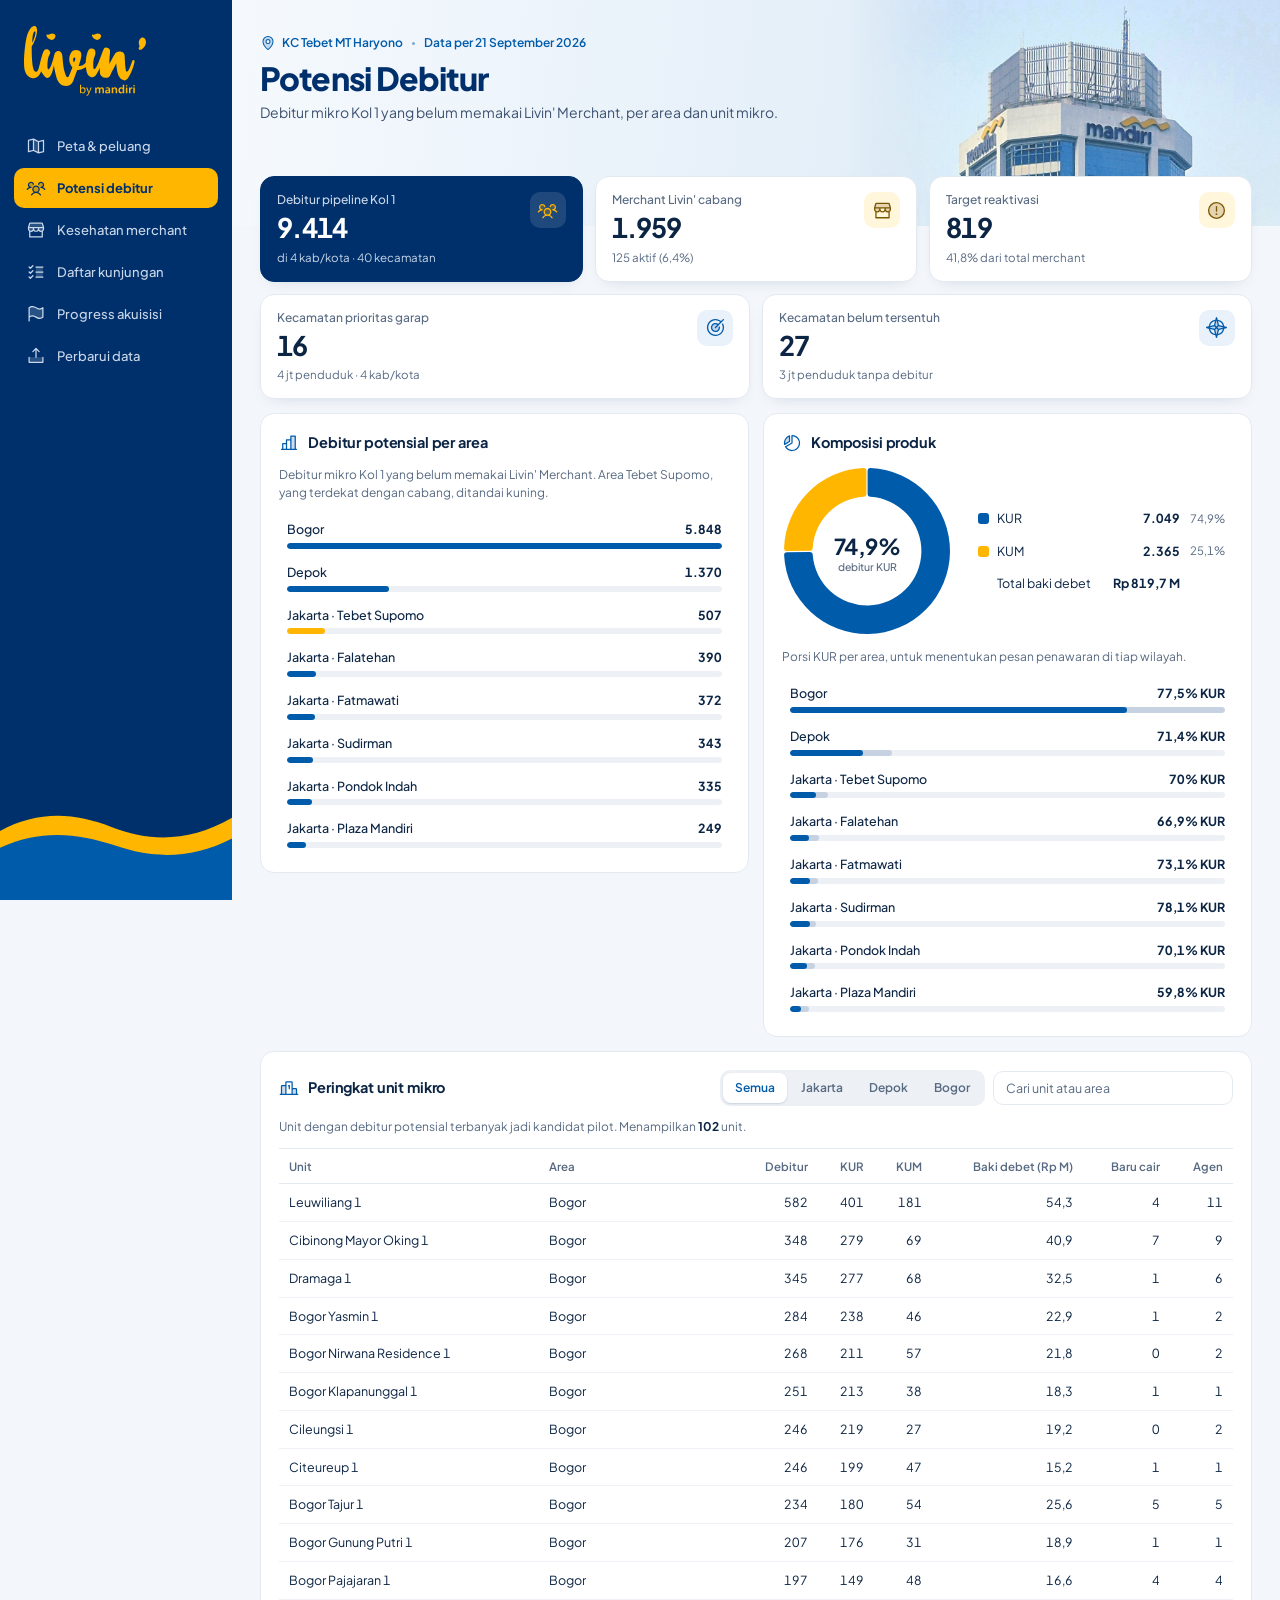
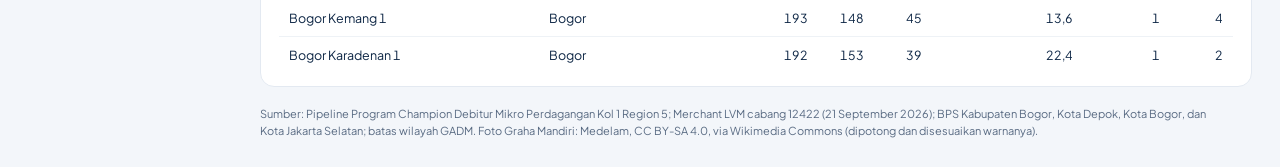
<file: potensi.html>
<!doctype html>
<html lang="id" data-theme="light">
<head>
<meta charset="utf-8">
<meta name="viewport" content="width=device-width,initial-scale=1,viewport-fit=cover">
<title>Potensi debitur · Peta Potensi MT Haryono</title>
<link rel="preconnect" href="https://fonts.googleapis.com">
<link rel="preconnect" href="https://fonts.gstatic.com" crossorigin>
<link rel="stylesheet" href="https://fonts.googleapis.com/css2?family=Plus+Jakarta+Sans:wght@400;500;600;700;800&display=swap">
<link rel="stylesheet" href="css/base.css">
<link rel="stylesheet" href="css/dash.css">
</head>
<body>
<div class="app">
  <aside class="rail" aria-label="Navigasi">
    <a class="brand" href="index.html"><img src="assets/livin-by-mandiri.svg" alt="Livin' by Mandiri" width="122" height="70"></a>
    <nav class="nav">
      <a href="index.html" aria-current="false"><svg aria-hidden="true" viewBox="0 0 256 256" fill="currentColor"><path d="M160,72V216L96,184V40Z" opacity="0.2"/><path d="M228.92,49.69a8,8,0,0,0-6.86-1.45L160.93,63.52,99.58,32.84a8,8,0,0,0-5.52-.6l-64,16A8,8,0,0,0,24,56V200a8,8,0,0,0,9.94,7.76l61.13-15.28,61.35,30.68A8.15,8.15,0,0,0,160,224a8,8,0,0,0,1.94-.24l64-16A8,8,0,0,0,232,200V56A8,8,0,0,0,228.92,49.69ZM104,52.94l48,24V203.06l-48-24ZM40,62.25l48-12v127.5l-48,12Zm176,131.5-48,12V78.25l48-12Z"/></svg><span class="tx">Peta &amp; peluang</span></a>
      <a href="potensi.html" aria-current="true"><svg aria-hidden="true" viewBox="0 0 256 256" fill="currentColor"><path d="M168,144a40,40,0,1,1-40-40A40,40,0,0,1,168,144ZM64,56A32,32,0,1,0,96,88,32,32,0,0,0,64,56Zm128,0a32,32,0,1,0,32,32A32,32,0,0,0,192,56Z" opacity="0.2"/><path d="M244.8,150.4a8,8,0,0,1-11.2-1.6A51.6,51.6,0,0,0,192,128a8,8,0,0,1,0-16,24,24,0,1,0-23.24-30,8,8,0,1,1-15.5-4A40,40,0,1,1,219,117.51a67.94,67.94,0,0,1,27.43,21.68A8,8,0,0,1,244.8,150.4ZM190.92,212a8,8,0,1,1-13.85,8,57,57,0,0,0-98.15,0,8,8,0,1,1-13.84-8,72.06,72.06,0,0,1,33.74-29.92,48,48,0,1,1,58.36,0A72.06,72.06,0,0,1,190.92,212ZM128,176a32,32,0,1,0-32-32A32,32,0,0,0,128,176ZM72,120a8,8,0,0,0-8-8A24,24,0,1,1,87.24,82a8,8,0,1,0,15.5-4A40,40,0,1,0,37,117.51,67.94,67.94,0,0,0,9.6,139.19a8,8,0,1,0,12.8,9.61A51.6,51.6,0,0,1,64,128,8,8,0,0,0,72,120Z"/></svg><span class="tx">Potensi debitur</span></a>
      <a href="merchant.html" aria-current="false"><svg aria-hidden="true" viewBox="0 0 256 256" fill="currentColor"><path d="M224,96v16a32,32,0,0,1-64,0V96H96v16a32,32,0,0,1-64,0V96L46.34,45.8A8,8,0,0,1,54,40H202a8,8,0,0,1,7.69,5.8Z" opacity="0.2"/><path d="M231.69,93.81,217.35,43.6A16.07,16.07,0,0,0,202,32H54A16.07,16.07,0,0,0,38.65,43.6L24.31,93.81A7.94,7.94,0,0,0,24,96v16a40,40,0,0,0,16,32v72a8,8,0,0,0,8,8H208a8,8,0,0,0,8-8V144a40,40,0,0,0,16-32V96A7.94,7.94,0,0,0,231.69,93.81ZM54,48H202l11.42,40H42.61Zm98,56v8a24,24,0,0,1-48,0v-8ZM51.06,132.2A24,24,0,0,1,40,112v-8H88v8a24,24,0,0,1-35.12,21.26A7.88,7.88,0,0,0,51.06,132.2ZM200,208H56V151.2a40.57,40.57,0,0,0,8,.8,40,40,0,0,0,32-16,40,40,0,0,0,64,0,40,40,0,0,0,32,16,40.57,40.57,0,0,0,8-.8Zm16-96a24,24,0,0,1-11.07,20.2,8.08,8.08,0,0,0-1.8,1.05A24,24,0,0,1,168,112v-8h48Z"/></svg><span class="tx">Kesehatan merchant</span></a>
      <a href="kunjungan.html" aria-current="false"><svg aria-hidden="true" viewBox="0 0 256 256" fill="currentColor"><path d="M216,64V192H128V64Z" opacity="0.2"/><path d="M224,128a8,8,0,0,1-8,8H128a8,8,0,0,1,0-16h88A8,8,0,0,1,224,128ZM128,72h88a8,8,0,0,0,0-16H128a8,8,0,0,0,0,16Zm88,112H128a8,8,0,0,0,0,16h88a8,8,0,0,0,0-16ZM82.34,42.34,56,68.69,45.66,58.34A8,8,0,0,0,34.34,69.66l16,16a8,8,0,0,0,11.32,0l32-32A8,8,0,0,0,82.34,42.34Zm0,64L56,132.69,45.66,122.34a8,8,0,0,0-11.32,11.32l16,16a8,8,0,0,0,11.32,0l32-32a8,8,0,0,0-11.32-11.32Zm0,64L56,196.69,45.66,186.34a8,8,0,0,0-11.32,11.32l16,16a8,8,0,0,0,11.32,0l32-32a8,8,0,0,0-11.32-11.32Z"/></svg><span class="tx">Daftar kunjungan</span></a>
      <a href="aktivitas.html" aria-current="false"><svg aria-hidden="true" viewBox="0 0 256 256" fill="currentColor"><path d="M216,48V168c-64,55.43-112-55.43-176,0V48C104-7.43,152,103.43,216,48Z" opacity="0.2"/><path d="M34.76,42A8,8,0,0,0,32,48V216a8,8,0,0,0,16,0V171.77c26.79-21.16,49.87-9.75,76.45,3.41,16.4,8.11,34.06,16.85,53,16.85,13.93,0,28.54-4.75,43.82-18a8,8,0,0,0,2.76-6V48A8,8,0,0,0,210.76,42c-28,24.23-51.72,12.49-79.21-1.12C103.07,26.76,70.78,10.79,34.76,42ZM208,164.25c-26.79,21.16-49.87,9.74-76.45-3.41-25-12.35-52.81-26.13-83.55-8.4V51.79c26.79-21.16,49.87-9.75,76.45,3.4,25,12.35,52.82,26.13,83.55,8.4Z"/></svg><span class="tx">Progress akuisisi</span></a>
      <a href="perbarui.html" aria-current="false"><svg aria-hidden="true" viewBox="0 0 256 256" fill="currentColor"><path d="M208,144v64H48V144Z" opacity="0.2"/><path d="M224,144v64a8,8,0,0,1-8,8H40a8,8,0,0,1-8-8V144a8,8,0,0,1,16,0v56H208V144a8,8,0,0,1,16,0ZM93.66,77.66,120,51.31V144a8,8,0,0,0,16,0V51.31l26.34,26.35a8,8,0,0,0,11.32-11.32l-40-40a8,8,0,0,0-11.32,0l-40,40A8,8,0,0,0,93.66,77.66Z"/></svg><span class="tx">Perbarui data</span></a>
    </nav>
    <svg class="rail-wave" viewBox="0 0 232 120" preserveAspectRatio="none" aria-hidden="true"><path d="M0 46c38-22 74-20 112-4s78 16 120-10v88H0z" fill="#FFB600"/><path d="M0 64c40-20 78-16 116-2s76 14 116-8v66H0z" fill="#005BAA"/></svg>
  </aside>

  <main class="main">
    <header class="hero" id="page-top">
      <img class="hero-img" src="assets/gedung-mandiri.jpg" alt="Gedung Graha Mandiri, Jakarta" width="1200" height="630">
      <div class="hero-tx">
        <div class="eyebrow"><svg aria-hidden="true" viewBox="0 0 256 256" fill="currentColor"><path d="M128,24a80,80,0,0,0-80,80c0,72,80,128,80,128s80-56,80-128A80,80,0,0,0,128,24Zm0,112a32,32,0,1,1,32-32A32,32,0,0,1,128,136Z" opacity="0.2"/><path d="M128,64a40,40,0,1,0,40,40A40,40,0,0,0,128,64Zm0,64a24,24,0,1,1,24-24A24,24,0,0,1,128,128Zm0-112a88.1,88.1,0,0,0-88,88c0,31.4,14.51,64.68,42,96.25a254.19,254.19,0,0,0,41.45,38.3,8,8,0,0,0,9.18,0A254.19,254.19,0,0,0,174,200.25c27.45-31.57,42-64.85,42-96.25A88.1,88.1,0,0,0,128,16Zm0,206c-16.53-13-72-60.75-72-118a72,72,0,0,1,144,0C200,161.23,144.53,209,128,222Z"/></svg><span>KC Tebet MT Haryono</span><i></i><span>Data per <span data-meta="tgl">21 September 2026</span></span></div>
        <h1>Potensi Debitur</h1>
        <p>Debitur mikro Kol 1 yang belum memakai Livin' Merchant, per area dan unit mikro.</p>
      </div>
    </header>

    <div class="content">

    <section class="kpis" aria-label="Ringkasan angka">
      <div class="kpi feat"><div class="ic"><svg aria-hidden="true" viewBox="0 0 256 256" fill="currentColor"><path d="M168,144a40,40,0,1,1-40-40A40,40,0,0,1,168,144ZM64,56A32,32,0,1,0,96,88,32,32,0,0,0,64,56Zm128,0a32,32,0,1,0,32,32A32,32,0,0,0,192,56Z" opacity="0.2"/><path d="M244.8,150.4a8,8,0,0,1-11.2-1.6A51.6,51.6,0,0,0,192,128a8,8,0,0,1,0-16,24,24,0,1,0-23.24-30,8,8,0,1,1-15.5-4A40,40,0,1,1,219,117.51a67.94,67.94,0,0,1,27.43,21.68A8,8,0,0,1,244.8,150.4ZM190.92,212a8,8,0,1,1-13.85,8,57,57,0,0,0-98.15,0,8,8,0,1,1-13.84-8,72.06,72.06,0,0,1,33.74-29.92,48,48,0,1,1,58.36,0A72.06,72.06,0,0,1,190.92,212ZM128,176a32,32,0,1,0-32-32A32,32,0,0,0,128,176ZM72,120a8,8,0,0,0-8-8A24,24,0,1,1,87.24,82a8,8,0,1,0,15.5-4A40,40,0,1,0,37,117.51,67.94,67.94,0,0,0,9.6,139.19a8,8,0,1,0,12.8,9.61A51.6,51.6,0,0,1,64,128,8,8,0,0,0,72,120Z"/></svg></div><span class="lbl">Debitur pipeline Kol 1</span><span class="num" id="k-deb">—</span><span class="sub" id="k-deb-s">—</span></div>
      <div class="kpi gold"><div class="ic"><svg aria-hidden="true" viewBox="0 0 256 256" fill="currentColor"><path d="M224,96v16a32,32,0,0,1-64,0V96H96v16a32,32,0,0,1-64,0V96L46.34,45.8A8,8,0,0,1,54,40H202a8,8,0,0,1,7.69,5.8Z" opacity="0.2"/><path d="M231.69,93.81,217.35,43.6A16.07,16.07,0,0,0,202,32H54A16.07,16.07,0,0,0,38.65,43.6L24.31,93.81A7.94,7.94,0,0,0,24,96v16a40,40,0,0,0,16,32v72a8,8,0,0,0,8,8H208a8,8,0,0,0,8-8V144a40,40,0,0,0,16-32V96A7.94,7.94,0,0,0,231.69,93.81ZM54,48H202l11.42,40H42.61Zm98,56v8a24,24,0,0,1-48,0v-8ZM51.06,132.2A24,24,0,0,1,40,112v-8H88v8a24,24,0,0,1-35.12,21.26A7.88,7.88,0,0,0,51.06,132.2ZM200,208H56V151.2a40.57,40.57,0,0,0,8,.8,40,40,0,0,0,32-16,40,40,0,0,0,64,0,40,40,0,0,0,32,16,40.57,40.57,0,0,0,8-.8Zm16-96a24,24,0,0,1-11.07,20.2,8.08,8.08,0,0,0-1.8,1.05A24,24,0,0,1,168,112v-8h48Z"/></svg></div><span class="lbl">Merchant Livin' cabang</span><span class="num" id="k-mer">—</span><span class="sub" id="k-mer-s">—</span></div>
      <div class="kpi gold"><div class="ic"><svg aria-hidden="true" viewBox="0 0 256 256" fill="currentColor"><path d="M224,128a96,96,0,1,1-96-96A96,96,0,0,1,224,128Z" opacity="0.2"/><path d="M128,24A104,104,0,1,0,232,128,104.11,104.11,0,0,0,128,24Zm0,192a88,88,0,1,1,88-88A88.1,88.1,0,0,1,128,216Zm-8-80V80a8,8,0,0,1,16,0v56a8,8,0,0,1-16,0Zm20,36a12,12,0,1,1-12-12A12,12,0,0,1,140,172Z"/></svg></div><span class="lbl">Target reaktivasi</span><span class="num" id="k-usak">—</span><span class="sub" id="k-usak-s">—</span></div>
      <div class="kpi"><div class="ic"><svg aria-hidden="true" viewBox="0 0 256 256" fill="currentColor"><path d="M176,128a48,48,0,1,1-48-48A48,48,0,0,1,176,128Z" opacity="0.2"/><path d="M221.87,83.16A104.1,104.1,0,1,1,195.67,49l22.67-22.68a8,8,0,0,1,11.32,11.32l-96,96a8,8,0,0,1-11.32-11.32l27.72-27.72a40,40,0,1,0,17.87,31.09,8,8,0,1,1,16-.9,56,56,0,1,1-22.38-41.65L184.3,60.39a87.88,87.88,0,1,0,23.13,29.67,8,8,0,0,1,14.44-6.9Z"/></svg></div><span class="lbl">Kecamatan prioritas garap</span><span class="num" id="k-pri">—</span><span class="sub" id="k-pri-s">—</span></div>
      <div class="kpi"><div class="ic"><svg aria-hidden="true" viewBox="0 0 256 256" fill="currentColor"><path d="M248,128l-96,24-24,96-24-96L8,128l96-24L128,8l24,96Z" opacity="0.2"/><path d="M249.94,120.24l-27.05-6.76a95.86,95.86,0,0,0-80.37-80.37l-6.76-27a8,8,0,0,0-15.52,0l-6.76,27.05a95.86,95.86,0,0,0-80.37,80.37l-27,6.76a8,8,0,0,0,0,15.52l27.05,6.76a95.86,95.86,0,0,0,80.37,80.37l6.76,27.05a8,8,0,0,0,15.52,0l6.76-27.05a95.86,95.86,0,0,0,80.37-80.37l27.05-6.76a8,8,0,0,0,0-15.52Zm-95.49,22.9L139.31,128l15.14-15.14L215,128Zm-52.9,0L41,128l60.57-15.14L116.69,128ZM205.77,109.2,158.6,97.4,146.8,50.23A79.88,79.88,0,0,1,205.77,109.2Zm-62.63-7.65L128,116.69l-15.14-15.14L128,41ZM109.2,50.23,97.4,97.4,50.23,109.2A79.88,79.88,0,0,1,109.2,50.23Zm-59,96.57L97.4,158.6l11.8,47.17A79.88,79.88,0,0,1,50.23,146.8Zm62.63,7.65L128,139.31l15.14,15.14L128,215Zm33.94,51.32,11.8-47.17,47.17-11.8A79.88,79.88,0,0,1,146.8,205.77Z"/></svg></div><span class="lbl">Kecamatan belum tersentuh</span><span class="num" id="k-bel">—</span><span class="sub" id="k-bel-s">—</span></div>
    </section>

    <div class="view">
      <div class="grid2">
        <div class="card" id="c-area-card">
          <div class="card-h"><h2><svg aria-hidden="true" viewBox="0 0 256 256" fill="currentColor"><path d="M208,40V208H152V40Z" opacity="0.2"/><path d="M224,200h-8V40a8,8,0,0,0-8-8H152a8,8,0,0,0-8,8V80H96a8,8,0,0,0-8,8v40H48a8,8,0,0,0-8,8v64H32a8,8,0,0,0,0,16H224a8,8,0,0,0,0-16ZM160,48h40V200H160ZM104,96h40V200H104ZM56,144H88v56H56Z"/></svg>Debitur potensial per area</h2></div>
          <p class="note">Debitur mikro Kol 1 yang belum memakai Livin' Merchant. Area Tebet Supomo, yang terdekat dengan cabang, ditandai kuning.</p>
          <ul class="rank" id="c-area"></ul>
        </div>
        <div class="card">
          <div class="card-h"><h2><svg aria-hidden="true" viewBox="0 0 256 256" fill="currentColor"><path d="M96,37.5v72l-62.4,36A96,96,0,0,1,96,37.5Z" opacity="0.2"/><path d="M100,116.43a8,8,0,0,0,4-6.93v-72A8,8,0,0,0,93.34,30,104.06,104.06,0,0,0,25.73,147a8,8,0,0,0,4.52,5.81,7.86,7.86,0,0,0,3.35.74,8,8,0,0,0,4-1.07ZM88,49.62v55.26L40.12,132.51C40,131,40,129.48,40,128A88.12,88.12,0,0,1,88,49.62ZM128,24a8,8,0,0,0-8,8v91.82L41.19,169.73a8,8,0,0,0-2.87,11A104,104,0,1,0,128,24Zm0,192a88.47,88.47,0,0,1-71.49-36.68l75.52-44a8,8,0,0,0,4-6.92V40.36A88,88,0,0,1,128,216Z"/></svg>Komposisi produk</h2></div>
          <div class="donut-wrap">
            <div class="donut" id="c-prod"></div>
            <ul class="lg-list" id="c-prod-lg"></ul>
          </div>
          <p class="note">Porsi KUR per area, untuk menentukan pesan penawaran di tiap wilayah.</p>
          <ul class="rank" id="c-prod-area"></ul>
        </div>
      </div>
      <div class="card" id="unit-card">
        <div class="card-h">
          <h2><svg aria-hidden="true" viewBox="0 0 256 256" fill="currentColor"><path d="M40,96H88V208H32V104A8,8,0,0,1,40,96Zm176,40H168v72h56V144A8,8,0,0,0,216,136Z" opacity="0.2"/><path d="M112.41,102.53a8,8,0,0,1,5.06-10.12l12-4A8,8,0,0,1,140,96v40a8,8,0,0,1-16,0V107.1l-1.47.49A8,8,0,0,1,112.41,102.53ZM248,208a8,8,0,0,1-8,8H16a8,8,0,0,1,0-16h8V104A16,16,0,0,1,40,88H80V56A16,16,0,0,1,96,40h64a16,16,0,0,1,16,16v72h40a16,16,0,0,1,16,16v56h8A8,8,0,0,1,248,208Zm-72-64v56h40V144ZM96,200h64V56H96Zm-56,0H80V104H40Z"/></svg>Peringkat unit mikro</h2>
          <div class="filters">
            <div class="seg" role="group" aria-label="Kota unit"><button type="button" data-k="Semua" aria-pressed="true">Semua</button><button type="button" data-k="Jakarta" aria-pressed="false">Jakarta</button><button type="button" data-k="Depok" aria-pressed="false">Depok</button><button type="button" data-k="Bogor" aria-pressed="false">Bogor</button></div>
            <input class="search" id="u-q" type="search" placeholder="Cari unit atau area" aria-label="Cari unit">
          </div>
        </div>
        <p class="note">Unit dengan debitur potensial terbanyak jadi kandidat pilot. Menampilkan <b id="u-n">—</b> unit.</p>
        <div class="tblbox tall"><table class="tbl"><thead><tr><th>Unit</th><th>Area</th><th class="n">Debitur</th><th class="n">KUR</th><th class="n">KUM</th><th class="n">Baki debet (Rp M)</th><th class="n">Baru cair</th><th class="n">Agen</th></tr></thead><tbody id="u-rows"></tbody></table></div>
      </div>
    </div>

    <p class="src">Sumber: Pipeline Program Champion Debitur Mikro Perdagangan Kol 1 Region 5; Merchant LVM cabang 12422 (<span data-meta="tgl">21 September 2026</span>); BPS Kabupaten Bogor, Kota Depok, Kota Bogor, dan Kota Jakarta Selatan; batas wilayah GADM. Foto Graha Mandiri: Medelam, CC BY-SA 4.0, via Wikimedia Commons (dipotong dan disesuaikan warnanya).</p>
    </div>
  </main>
</div>

<script src="js/vendor/d3.min.js"></script>
<script src="data/mapdata.js"></script>
<script src="data/dashdata.js"></script>
<script src="js/common.js"></script>
<script src="js/kpi.js"></script>
<script src="js/potensi.js"></script>
</body>
</html>
</file>
<file: css/base.css>
/* Token warna, layout, rail, hero, KPI, kartu, kontrol, daftar batang, tabel. */
:root{
  color-scheme:light;
  /* Mandiri */
  --navy:#00306b; --blue:#005baa; --blue-soft:#e9f1fa; --gold:#ffb600; --gold-soft:#fff6dc; --gold-ink:#7a5600;
  /* Permukaan & teks */
  --bg:#f3f6fa; --panel:#ffffff; --panel-2:#f6f8fb; --line:#e3e9f1; --fg:#0c2544; --muted:#586a82;
  /* Peta */
  --ramp-0:#e2ecf8; --ramp-1:#00306b; --nodata:#edf0f4; --kota-line:#8799b0; --kec-line:#ffffff;
  /* Kategori (lolos validasi CVD terhadap permukaan putih) */
  --k-prior:#e3a400; --k-belum:#d9665a; --k-pert:#005baa; --k-ter:#14936b; --k-pantau:#8a9db5;
  /* Aktivitas lapangan */
  --a-kunjung:#2f7de1; --a-proses:#f08a00; --a-berhasil:#14936b; --a-tolak:#8a9db5;
  --bar-back:#c6d2e1; --ok:#14936b; --bad:#d64036; --seg-turun:#f08a00; --seg-baru:#2f7de1; --seg-usak:#e3a400;
  --f-sans:"Plus Jakarta Sans","Segoe UI",Arial,sans-serif;
  --r:14px; --r-sm:10px; --gut:clamp(16px,2.2vw,32px);
  --edge:max(var(--gut),calc((100% - 1680px) / 2));
}
*{box-sizing:border-box}
html,body{background:var(--bg)}
body{margin:0;color:var(--fg);font-family:var(--f-sans);font-size:13.5px;line-height:1.5;-webkit-font-smoothing:antialiased}
img{max-width:100%}
[hidden]:not([hidden=until-found i]){display:none!important}

.app{display:grid;grid-template-columns:232px minmax(0,1fr);min-height:100vh}

/* Rail */
.rail{position:sticky;top:0;height:100vh;overflow:hidden;background:var(--navy);padding:26px 14px;display:flex;flex-direction:column;gap:30px}
.brand{display:block;padding:0 10px;line-height:0}
.brand img{width:122px;height:auto}
.nav{display:flex;flex-direction:column;gap:2px;position:relative;z-index:1}
.nav a{display:flex;align-items:center;gap:11px;padding:10px 12px;border-radius:10px;color:#c9d7ea;text-decoration:none;font-weight:500;font-size:13px;transition:background .12s,color .12s}
.nav a svg{width:20px;height:20px;flex:none}
.nav a:hover{background:rgba(255,255,255,.08);color:#fff}
.nav a[aria-current="true"]{background:var(--gold);color:var(--navy);font-weight:700}
.nav a:focus-visible,.brand:focus-visible{outline:2px solid var(--gold);outline-offset:2px}
.rail-wave{position:absolute;left:0;right:0;bottom:0;width:100%;height:112px;display:block}

/* Hero */
.main{min-width:0;display:flex;flex-direction:column}
.hero{position:relative;overflow:hidden;min-height:226px;padding:34px var(--edge) 84px;background:linear-gradient(95deg,#f5f9fd 0%,#e6f0f9 52%,#d3e5f4 100%)}
.hero-img{position:absolute;right:0;top:0;height:100%;width:auto;max-width:none;-webkit-mask-image:linear-gradient(90deg,transparent 0,#000 26%);mask-image:linear-gradient(90deg,transparent 0,#000 26%)}
.hero-tx{position:relative;max-width:min(680px,calc(100% - 400px))}
.eyebrow{display:flex;align-items:center;flex-wrap:wrap;gap:6px;font-size:12px;font-weight:600;color:var(--blue)}
.eyebrow svg{width:16px;height:16px}
.eyebrow i{width:3px;height:3px;border-radius:50%;background:currentColor;opacity:.5;margin:0 3px}
.hero h1{margin:8px 0 6px;font-size:clamp(25px,2.5vw,34px);font-weight:800;letter-spacing:-.028em;line-height:1.14;color:var(--navy);text-wrap:balance}
.hero p{margin:0;font-size:14px;color:#3d5270;text-wrap:pretty}

.content{position:relative;margin-top:-50px;padding:0 var(--edge) 28px;display:flex;flex-direction:column;gap:14px}
.view{display:flex;flex-direction:column;gap:14px}

/* KPI */
.kpis{display:grid;grid-template-columns:repeat(5,minmax(0,1fr));gap:12px}
.kpi{display:grid;grid-template-columns:minmax(0,1fr) 36px;grid-template-areas:"lbl ic" "num ic" "sub sub";column-gap:10px;background:var(--panel);border:1px solid var(--line);border-radius:var(--r);padding:15px 16px;min-width:0;box-shadow:0 6px 18px -12px rgba(0,48,107,.28)}
.kpi .ic{grid-area:ic;width:36px;height:36px;border-radius:10px;display:grid;place-items:center;background:var(--blue-soft);color:var(--blue)}
.kpi .ic svg{width:21px;height:21px}
.kpi .lbl{grid-area:lbl;font-size:12px;font-weight:500;color:var(--muted);line-height:1.35}
.kpi .num{grid-area:num;font-size:27px;font-weight:700;letter-spacing:-.03em;line-height:1.2;margin-top:3px;font-variant-numeric:tabular-nums}
.kpi .sub{grid-area:sub;font-size:11.5px;line-height:1.4;color:var(--muted);margin-top:6px}
.kpi.gold .ic{background:var(--gold-soft);color:var(--gold-ink)}
.kpi.feat{background:var(--navy);border-color:var(--navy);color:#fff}
.kpi.feat .ic{background:rgba(255,255,255,.12);color:var(--gold)}
.kpi.feat .lbl,.kpi.feat .sub{color:#c9d7ea}

/* Kartu */
.grid{display:grid;grid-template-columns:minmax(0,1fr) minmax(280px,340px);gap:14px;align-items:start}
.card{background:var(--panel);border:1px solid var(--line);border-radius:var(--r);padding:18px;display:flex;flex-direction:column;gap:12px;min-width:0}
.card-h{display:flex;justify-content:space-between;align-items:center;gap:10px;flex-wrap:wrap}
.card-h h2{margin:0;font-size:14.5px;font-weight:700;letter-spacing:-.01em;display:flex;align-items:center;gap:9px}
.card-h h2 svg{width:20px;height:20px;color:var(--blue);flex:none}
.note{margin:0;font-size:12px;line-height:1.5;color:var(--muted)}
.note b{color:var(--fg)}
.side{display:flex;flex-direction:column;gap:14px;min-width:0}
.src{margin:4px 0 0;font-size:11px;line-height:1.55;color:var(--muted);max-width:120ch}

/* Tombol segmen */
.seg{display:inline-flex;flex-wrap:wrap;gap:2px;padding:3px;border-radius:10px;background:#edf1f6}
.seg button{appearance:none;border:0;background:none;font:inherit;font-size:12px;font-weight:600;color:var(--muted);padding:6px 12px;border-radius:8px;cursor:pointer;transition:color .12s}
.seg button:hover{color:var(--fg)}
.seg button[aria-pressed="true"]{background:var(--panel);color:var(--blue);box-shadow:0 1px 2px rgba(0,48,107,.16)}
.seg button:focus-visible,.tool:focus-visible,.rank button:focus-visible,.toggle input:focus-visible+span{outline:2px solid var(--blue);outline-offset:2px}

/* Daftar batang */
.rank{display:flex;flex-direction:column;gap:2px;margin:0;padding:0;list-style:none}
.rank button{appearance:none;width:100%;border:0;background:none;font:inherit;color:inherit;text-align:left;cursor:pointer;display:grid;grid-template-columns:minmax(0,1fr) auto;gap:5px 10px;padding:7px 8px;border-radius:8px}
.rank button:hover{background:var(--panel-2)}
.rank button:disabled{cursor:default;background:none}
.rank .nm{font-size:12.5px;font-weight:500;white-space:nowrap;overflow:hidden;text-overflow:ellipsis}
.rank .v{font-size:12.5px;font-weight:700;font-variant-numeric:tabular-nums}
.rank .bar{display:block;grid-column:1/-1;height:6px;border-radius:3px;background:#edf1f6;overflow:hidden}
.rank .bar i{display:block;height:100%;border-radius:3px;background:var(--sw,var(--blue))}

/* Tabel */
.tblbox{overflow-x:auto}
.tbl{width:100%;border-collapse:collapse;font-size:12.5px;font-variant-numeric:tabular-nums}
.tbl th{text-align:left;font-size:11.5px;font-weight:600;color:var(--muted);padding:9px 10px;border-bottom:1px solid var(--line);white-space:nowrap}
.tbl td{padding:9px 10px;border-bottom:1px solid #eef2f6;white-space:nowrap}
.tbl tbody tr:last-child td{border-bottom:0}
.tbl td.n,.tbl th.n{text-align:right}
#top tr{cursor:pointer}
.tbl tbody tr:hover{background:var(--panel-2)}

@media (max-width:1280px){.kpis{grid-template-columns:repeat(6,minmax(0,1fr))}.kpi{grid-column:span 2}.kpi:nth-last-child(-n+2){grid-column:span 3}}
@media (max-width:1280px){.grid{grid-template-columns:minmax(0,1fr)}.side{display:grid;grid-template-columns:repeat(2,minmax(0,1fr));align-items:start}}
@media (max-width:760px){.side{grid-template-columns:minmax(0,1fr)}}
/* Sempit: rail menjadi bilah atas */
@media (max-width:900px){
  .app{grid-template-columns:minmax(0,1fr)}
  .rail{position:static;height:auto;flex-direction:row;align-items:center;gap:12px;padding:10px 16px;overflow-x:auto;scrollbar-width:none}
  .rail::-webkit-scrollbar{display:none}
  .rail-wave{display:none}
  .brand{padding:0;flex:none}.brand img{width:66px}
  .nav{flex-direction:row;margin-left:auto}
  .nav a{padding:9px 10px;white-space:nowrap}.nav a .tx{display:none}
  .hero-tx{max-width:calc(100% - 200px)}
}
@media (max-width:640px){
  .hero{padding-top:22px}
  .hero-img{opacity:.2}
  .hero-tx{max-width:none}
  .kpis{grid-template-columns:repeat(2,minmax(0,1fr));gap:8px}
  .kpi,.kpi:nth-last-child(-n+2){grid-column:auto}
  .kpi:last-child{grid-column:1/-1}
  .kpi{padding:12px;grid-template-columns:minmax(0,1fr) 30px}
  .kpi .ic{width:30px;height:30px;border-radius:8px}.kpi .ic svg{width:18px;height:18px}
  .kpi .num{font-size:22px}
  .card{padding:14px}
}
</file>
<file: css/peta.css>
/* Peta */
.mapwrap{position:relative;border-radius:var(--r-sm);overflow:hidden;background:var(--panel-2);min-height:420px}
.mapwrap svg#map{display:block;width:100%;height:auto;touch-action:none;cursor:grab}
.mapwrap svg#map:active{cursor:grabbing}
.kec{stroke:var(--kec-line);stroke-width:.6;vector-effect:non-scaling-stroke;cursor:pointer;transition:opacity .12s}
.kec:hover{opacity:.8}
.kec.sel{stroke:var(--gold);stroke-width:2.4}
.kota-o{fill:none;stroke:var(--kota-line);stroke-width:1;vector-effect:non-scaling-stroke;pointer-events:none}
.kota-l{font-weight:700;fill:var(--navy);paint-order:stroke;stroke:#fff;stroke-width:3px;stroke-linejoin:round;pointer-events:none}
.kec-l{font-weight:600;fill:var(--fg);paint-order:stroke;stroke:#fff;stroke-width:2.5px;stroke-linejoin:round;pointer-events:none}
.ring{fill:none;stroke:var(--blue);stroke-dasharray:3 4;stroke-width:1;vector-effect:non-scaling-stroke;pointer-events:none;opacity:.6}
.ring-l{fill:var(--blue);font-weight:600;paint-order:stroke;stroke:var(--panel-2);stroke-width:3px;pointer-events:none}
.bubble{fill:var(--gold);fill-opacity:.88;stroke:#fff;stroke-width:1.5;vector-effect:non-scaling-stroke;pointer-events:none}
.bdg{pointer-events:none}
.bdg circle{stroke:#fff;stroke-width:1.5}
.bdg text{fill:#fff;font-size:10.5px;font-weight:800;font-variant-numeric:tabular-nums}
.foot-l{display:flex;align-items:center;gap:10px 16px;flex-wrap:wrap}
.per{display:flex;align-items:center;gap:8px;font-size:12px;font-weight:500;color:var(--muted)}
.per select{font:inherit;font-size:12px;font-weight:600;padding:5px 8px;border-radius:8px;border:1px solid var(--line);background:var(--panel);color:var(--fg);cursor:pointer}
.per select:focus-visible{outline:2px solid var(--blue);outline-offset:1px}
.hq{pointer-events:none}
.hq .pin{fill:var(--gold);stroke:var(--navy);stroke-width:1.5;vector-effect:non-scaling-stroke}
.hq .pulse{fill:var(--navy);opacity:.14}
.hq-l{font-weight:700;fill:var(--navy);paint-order:stroke;stroke:#fff;stroke-width:3px;stroke-linejoin:round}

/* Kontrol zoom: satu grup */
.tools{position:absolute;right:12px;top:12px;display:flex;flex-direction:column;background:var(--panel);border:1px solid var(--line);border-radius:10px;overflow:hidden}
.tool{width:34px;height:34px;border:0;border-bottom:1px solid var(--line);background:none;color:var(--fg);cursor:pointer;display:grid;place-items:center}
.tool:last-child{border-bottom:0}
.tool:hover{background:var(--blue-soft);color:var(--blue)}
.tool svg{width:17px;height:17px}

/* Legenda */
.legend{position:absolute;left:12px;bottom:12px;width:226px;background:var(--panel);border:1px solid var(--line);border-radius:10px;padding:10px 12px;font-size:11.5px;display:flex;flex-direction:column;gap:6px;max-width:calc(100% - 24px)}
.legend .t{font-weight:700;font-size:12px}
.legend .items{display:flex;flex-wrap:wrap;gap:4px 12px}
.legend .items span{display:flex;align-items:center;gap:6px;color:var(--muted)}
.legend .items i{width:11px;height:11px;border-radius:3px;display:inline-block;background:var(--sw)}
.legend .items i.nd{background:var(--nodata);box-shadow:inset 0 0 0 1px #d5dce5}
.legend .ramp{width:100%;max-width:100%;height:8px;border-radius:4px;background:linear-gradient(90deg,var(--ramp-0),var(--ramp-1))}
.legend .ramp-l{display:flex;justify-content:space-between;color:var(--muted);font-size:10.5px;font-variant-numeric:tabular-nums;margin-top:2px}
@media (max-width:640px){.legend{position:static;width:auto;max-width:none;border:0;border-top:1px solid var(--line);border-radius:0}}

/* Tooltip */
.tip{position:absolute;z-index:3;pointer-events:none;background:var(--panel);border:1px solid var(--line);border-radius:10px;padding:10px 12px;box-shadow:0 10px 24px -10px rgba(0,48,107,.35);font-size:12px;min-width:180px;max-width:260px}
.tip b{display:block;font-size:13px}
.tip small{color:var(--muted);display:block;margin-bottom:4px}
.tip dl{display:grid;grid-template-columns:auto auto;gap:2px 12px;margin:0}
.tip dt{color:var(--muted)}
.tip dd{margin:0;text-align:right;font-weight:700;font-variant-numeric:tabular-nums}

.map-foot{display:flex;justify-content:space-between;gap:12px;flex-wrap:wrap;align-items:center}
.toggle{display:flex;align-items:center;gap:8px;font-size:12px;font-weight:500;color:var(--muted);cursor:pointer}
.toggle input{position:absolute;opacity:0;width:1px;height:1px}
.toggle span{width:32px;height:18px;border-radius:999px;background:#ccd5e0;position:relative;transition:background .12s}
.toggle span::after{content:"";position:absolute;top:2px;left:2px;width:14px;height:14px;border-radius:50%;background:#fff;transition:transform .12s}
.toggle input:checked+span{background:var(--blue)}
.toggle input:checked+span::after{transform:translateX(14px)}

/* Detail */
.det-name{font-size:21px;font-weight:700;letter-spacing:-.022em;line-height:1.2}
.det-kota{font-size:12px;color:var(--muted);font-weight:500}
.pill{display:inline-flex;align-items:center;gap:6px;padding:3px 10px;border-radius:999px;font-size:11.5px;font-weight:600;background:var(--panel-2);color:var(--fg)}
.pill::before{content:"";width:7px;height:7px;border-radius:50%;background:var(--sw)}
.stats{display:grid;grid-template-columns:1fr 1fr;gap:1px;background:var(--line);border:1px solid var(--line);border-radius:var(--r-sm);overflow:hidden}
.stat{background:var(--panel);padding:10px 12px;min-width:0}
.stat span{display:block;font-size:11.5px;color:var(--muted)}
.stat b{font-size:17px;font-weight:700;font-variant-numeric:tabular-nums;letter-spacing:-.015em}
.reco{border-radius:var(--r-sm);padding:12px 14px;background:var(--gold-soft);font-size:12.5px;line-height:1.55}
.reco b{display:block;font-size:12px;font-weight:700;color:var(--gold-ink);margin-bottom:3px}

/* Bawah */
.bottom{display:grid;grid-template-columns:minmax(0,1.25fr) minmax(0,1fr);gap:14px;align-items:start}
@media (max-width:1100px){.bottom{grid-template-columns:minmax(0,1fr)}}
.insight ul{margin:0;padding:0;list-style:none;display:flex;flex-direction:column}
.insight li{display:grid;grid-template-columns:26px minmax(0,1fr);gap:12px;align-items:start;padding:12px 0;border-top:1px solid #eef2f6;font-size:13px;line-height:1.55}
.insight li:first-child{border-top:0;padding-top:0}
.insight li:last-child{padding-bottom:0}
.insight li i{width:26px;height:26px;border-radius:8px;display:grid;place-items:center;background:var(--blue-soft);color:var(--blue);font-style:normal;font-weight:700;font-size:12px}
.insight li b{font-weight:700}
</file>
<file: css/aktivitas.css>
/* Aktivitas lapangan: bilah sinkron, formulir tandai, ringkasan progres. Dipakai index.html & aktivitas.html. */
.sync{display:flex;align-items:center;gap:10px;flex-wrap:wrap;font-size:12.5px;line-height:1.45;padding:10px 14px;border-radius:var(--r-sm);background:var(--panel);border:1px solid var(--line)}
.sync span{flex:1 1 260px;min-width:0}
.dot{width:9px;height:9px;border-radius:50%;flex:none;background:var(--k-pantau)}
.dot.ok{background:var(--ok);box-shadow:0 0 0 3px #d6efe6}
.dot.warn{background:var(--k-prior);box-shadow:0 0 0 3px var(--gold-soft)}
.dot.bad{background:var(--bad);box-shadow:0 0 0 3px #fbe1df}

.btn-t{appearance:none;border:1px solid var(--line);background:var(--panel);color:var(--fg);font:inherit;font-size:12.5px;font-weight:700;padding:7px 13px;border-radius:9px;cursor:pointer;display:inline-flex;align-items:center;gap:6px;white-space:nowrap}
.btn-t:hover{border-color:var(--blue);color:var(--blue)}
.btn-t.pri{background:var(--blue);border-color:var(--blue);color:#fff}
.btn-t.pri:hover{background:var(--navy);border-color:var(--navy);color:#fff}
.btn-t.danger{color:var(--bad)}
.btn-t.danger:hover{border-color:var(--bad);color:var(--bad)}
.btn-t:focus-visible{outline:2px solid var(--blue);outline-offset:2px}
.btn-t svg{width:15px;height:15px}

/* Status: pill & batang progres */
.st{display:inline-flex;align-items:center;gap:6px;font-size:12px;font-weight:600;white-space:nowrap}
.st::before{content:"";width:8px;height:8px;border-radius:50%;background:var(--sw)}
.prog{display:flex;height:8px;border-radius:4px;overflow:hidden;background:#edf1f6}
.prog i{display:block;height:100%;background:var(--sw)}
.akt-chips{display:grid;grid-template-columns:repeat(2,minmax(0,1fr));gap:6px}
.akt-chips div{display:flex;justify-content:space-between;align-items:center;gap:6px;padding:7px 10px;border-radius:9px;background:var(--panel-2);font-size:12px}
.akt-chips b{font-variant-numeric:tabular-nums;font-size:14px}

/* Daftar aktivitas di panel detail */
.akt-list{list-style:none;margin:0;padding:0;display:flex;flex-direction:column}
.akt-list li{border-top:1px solid #eef2f6}
.akt-list li:first-child{border-top:0}
.akt-list button{appearance:none;width:100%;border:0;background:none;font:inherit;color:inherit;text-align:left;cursor:pointer;display:grid;grid-template-columns:minmax(0,1fr) auto;gap:2px 10px;padding:8px 6px;border-radius:8px}
.akt-list button:hover{background:var(--panel-2)}
.akt-list button:focus-visible{outline:2px solid var(--blue)}
.akt-list .nm{font-weight:600;font-size:12.5px;overflow:hidden;text-overflow:ellipsis;white-space:nowrap}
.akt-list small{grid-column:1/-1;color:var(--muted);font-size:11.5px}
.akt-sec{display:flex;flex-direction:column;gap:10px;border-top:1px solid var(--line);padding-top:12px}
.akt-sec .hd{display:flex;justify-content:space-between;align-items:center;gap:8px;flex-wrap:wrap}
.akt-sec .hd b{font-size:13px}

/* Halaman Progress akuisisi */
.ptiles{display:grid;grid-template-columns:repeat(auto-fit,minmax(min(100%,170px),1fr));gap:12px}
.ptile{display:flex;flex-direction:column;gap:2px;background:var(--panel);border:1px solid var(--line);border-top:3px solid var(--sw);border-radius:var(--r);padding:13px 16px;min-width:0;box-shadow:0 6px 18px -12px rgba(0,48,107,.28)}
.ptile .lbl{font-size:12px;font-weight:500;color:var(--muted)}
.ptile b{font-size:26px;font-weight:700;letter-spacing:-.03em;line-height:1.2;font-variant-numeric:tabular-nums}
.ptile small{font-size:11.5px;color:var(--muted)}
.actions-r{display:flex;gap:8px;flex-wrap:wrap}
.tbl tr.click{cursor:pointer}
.tbl tr.click:focus-visible{outline:2px solid var(--blue);outline-offset:-2px}
.tbl td a{color:var(--blue);font-weight:600;text-decoration:none}
.tbl td a:hover{text-decoration:underline}
.tbl td small.sub{color:var(--muted)}
.rank a.rowx{display:grid;grid-template-columns:minmax(0,1fr) auto;gap:4px 10px;padding:7px 8px;border-radius:8px;color:inherit;text-decoration:none}
.rank a.rowx:hover{background:var(--panel-2)}
.rank a.rowx:focus-visible{outline:2px solid var(--blue)}
.rank li.note{padding:8px}
.content>.sync{margin-bottom:0}

/* Formulir (dialog) */
.akt-dlg{border:0;border-radius:var(--r);padding:0;width:min(520px,calc(100vw - 24px));max-height:calc(100vh - 24px);box-shadow:0 24px 60px -20px rgba(0,48,107,.5);color:var(--fg);font-family:var(--f-sans)}
.akt-dlg::backdrop{background:rgba(12,37,68,.45)}
.akt-form{display:flex;flex-direction:column;gap:12px;padding:18px 20px 20px}
.akt-h{display:flex;justify-content:space-between;align-items:center}
.akt-h h2{margin:0;font-size:17px;font-weight:800;color:var(--navy);letter-spacing:-.015em}
.akt-x{appearance:none;border:0;background:none;font-size:24px;line-height:1;color:var(--muted);cursor:pointer;padding:2px 6px;border-radius:8px}
.akt-x:hover{background:var(--panel-2);color:var(--fg)}
.fld{display:flex;flex-direction:column;gap:5px;border:0;margin:0;padding:0;min-width:0}
.fld>span,.fld legend{font-size:12px;font-weight:600;color:var(--muted);padding:0}
.fld small{font-weight:500}
.fld input,.fld select,.fld textarea{font:inherit;font-size:13.5px;padding:9px 11px;border-radius:10px;border:1px solid var(--line);background:var(--panel);color:var(--fg);width:100%;min-width:0}
.fld textarea{resize:vertical}
.fld input:focus-visible,.fld select:focus-visible,.fld textarea:focus-visible{outline:2px solid var(--blue);outline-offset:0;border-color:var(--blue)}
.fld2{display:grid;grid-template-columns:repeat(2,minmax(0,1fr));gap:10px}
.akt-st{display:grid;grid-template-columns:repeat(2,minmax(0,1fr));gap:6px}
.akt-st label{position:relative;cursor:pointer}
.akt-st input{position:absolute;opacity:0;inset:0}
.akt-st span{display:flex;align-items:center;gap:8px;padding:9px 11px;border-radius:10px;border:1px solid var(--line);font-size:13px;font-weight:600}
.akt-st span::before{content:"";width:10px;height:10px;border-radius:50%;background:var(--sw);flex:none}
.akt-st input:checked+span{border-color:var(--sw);box-shadow:inset 0 0 0 1px var(--sw);background:var(--panel-2)}
.akt-st input:focus-visible+span{outline:2px solid var(--blue);outline-offset:1px}
.akt-note{margin:0;font-size:11px;color:var(--muted)}
.akt-ok{margin:-4px 0 0;font-size:11.5px;color:var(--ok);font-weight:600}
.fld input[aria-invalid=true]{border-color:var(--bad);box-shadow:inset 0 0 0 1px var(--bad)}
.sub-no{display:block;color:var(--muted);font-size:11px;font-variant-numeric:tabular-nums;letter-spacing:.01em}
.akt-err{margin:0;font-size:12.5px;font-weight:600;color:var(--bad)}
.akt-riw{font-size:12px;background:var(--panel-2);border-radius:10px;padding:10px 12px;max-height:160px;overflow:auto}
.akt-riw ol{list-style:none;margin:6px 0 0;padding:0;display:flex;flex-direction:column;gap:6px}
.akt-riw li{display:flex;gap:8px;align-items:flex-start}
.akt-riw li i{width:8px;height:8px;border-radius:50%;background:var(--sw);margin-top:5px;flex:none}
.akt-riw small{color:var(--muted)}
.akt-act{display:flex;gap:8px;align-items:center}
.akt-act span{flex:1}
@media (max-width:480px){.fld2,.akt-st{grid-template-columns:minmax(0,1fr)}.akt-form{padding:16px}}
</file>
<file: css/dash.css>
/* Dipakai tab Potensi debitur, Kesehatan merchant, dan Daftar kunjungan. */
.grid2{display:grid;grid-template-columns:repeat(auto-fit,minmax(min(100%,420px),1fr));gap:14px;align-items:start}
.grid3{display:grid;grid-template-columns:repeat(auto-fit,minmax(min(100%,300px),1fr));gap:14px;align-items:start}
.grid-side{display:grid;grid-template-columns:minmax(0,1fr) minmax(270px,310px);gap:14px;align-items:start}
@media (max-width:1100px){.grid-side{grid-template-columns:minmax(0,1fr)}}

.filters{display:flex;gap:8px;flex-wrap:wrap;align-items:center;min-width:0}
.search{font:inherit;font-size:12.5px;padding:7px 12px;border-radius:10px;border:1px solid var(--line);background:var(--panel);color:var(--fg);width:240px;max-width:100%}
.search::placeholder{color:var(--muted)}
.search:focus-visible{outline:2px solid var(--blue);outline-offset:1px}
.search.sel{width:auto;cursor:pointer}
.tblbox.tall{max-height:520px;overflow:auto;border-top:1px solid var(--line)}
.tblbox.tall .tbl th{position:sticky;top:0;background:var(--panel);z-index:1;box-shadow:inset 0 -1px 0 var(--line);border-bottom:0}
.tbl td.wrap{white-space:normal;min-width:160px}

.donut-wrap{display:grid;grid-template-columns:minmax(0,170px) minmax(0,1fr);gap:18px;align-items:center}
.donut svg{display:block;width:100%;height:auto}
.donut-wrap.stack{grid-template-columns:minmax(0,1fr)}
.donut-wrap.stack .donut{max-width:170px;margin:0 auto;width:100%}
.donut .c1{font-size:22px;font-weight:700;letter-spacing:-.02em;fill:var(--fg)}
.donut .c2{font-size:10.5px;font-weight:500;fill:var(--muted)}
@media (max-width:480px){.donut-wrap{grid-template-columns:minmax(0,1fr)}.donut{max-width:200px;margin:0 auto;width:100%}}

.lg-list{list-style:none;margin:0;padding:0;display:flex;flex-direction:column;gap:2px;min-width:0}
.lg-list button,.lg-list .li{appearance:none;width:100%;border:0;background:none;font:inherit;color:inherit;display:grid;grid-template-columns:11px minmax(0,1fr) auto auto;gap:8px;align-items:center;padding:6px 8px;border-radius:8px;text-align:left;font-size:12.5px}
.lg-list button{cursor:pointer}
.lg-list button:hover,.lg-list button[aria-pressed="true"]{background:var(--blue-soft)}
.lg-list button:focus-visible{outline:2px solid var(--blue)}
.lg-list i{width:11px;height:11px;border-radius:3px;background:var(--sw)}
.lg-list b{font-weight:700;font-variant-numeric:tabular-nums}
.lg-list small{color:var(--muted);font-size:11.5px;font-variant-numeric:tabular-nums;min-width:3.2em;text-align:right}

.mini-lg{display:flex;gap:14px;font-size:11.5px;color:var(--muted)}
.mini-lg span{display:flex;align-items:center;gap:6px}
.mini-lg i{width:10px;height:10px;border-radius:3px;background:var(--sw)}
.rank .bar.two{position:relative}
.rank .bar.two i+i{position:absolute;left:0;top:0}

.spill{display:inline-flex;align-items:center;gap:6px;font-size:12px;font-weight:600}
.spill::before{content:"";width:7px;height:7px;border-radius:50%;background:var(--sw)}
.score{display:flex;align-items:center;gap:8px;font-weight:700;font-variant-numeric:tabular-nums}
.score i{display:block;width:44px;height:6px;border-radius:3px;background:#edf1f6;overflow:hidden;position:relative}
.score i::after{content:"";position:absolute;inset:0 auto 0 0;width:var(--w);background:var(--blue);border-radius:3px}
.score-rules{list-style:none;margin:0;padding:0;display:flex;flex-direction:column}
.score-rules li{display:flex;justify-content:space-between;gap:10px;padding:9px 0;border-bottom:1px solid #eef2f6;font-size:12.5px}
.score-rules li:last-child{border-bottom:0}
.score-rules b{color:var(--blue);font-weight:700;font-variant-numeric:tabular-nums;white-space:nowrap}
.empty{color:var(--muted);text-align:center;padding:18px!important}
</file>
<file: css/perbarui.css>
/* Khusus halaman Perbarui data. */
/* Alur utama (langkah 1-3) selebar halaman, kartu bantuan di bawahnya. */
.flow{display:flex;flex-direction:column;gap:14px;min-width:0}
.help{display:grid;grid-template-columns:minmax(0,5fr) minmax(0,7fr);gap:14px;align-items:stretch}
.c-facts{container-type:inline-size}
.facts{display:grid;grid-template-columns:minmax(0,1fr);gap:14px 24px}
@container (min-width:680px){.facts{grid-template-columns:repeat(3,minmax(0,1fr))}}
.facts>div{display:flex;flex-direction:column;gap:4px;min-width:0}
.facts h3{margin:0;font-size:12.5px;font-weight:700}
.note code{overflow-wrap:break-word}
@media (max-width:1100px){.help{grid-template-columns:minmax(0,1fr)}}

.c-files{container-type:inline-size}
.files{display:grid;grid-template-columns:minmax(0,1fr);gap:12px}
@container (min-width:620px){.files{grid-template-columns:repeat(3,minmax(0,1fr))}}
.drop{position:relative;display:flex;flex-direction:column;gap:6px;padding:16px;min-height:132px;border:1.5px dashed #c3d0e0;border-radius:var(--r-sm);background:var(--panel-2);cursor:pointer;transition:border-color .12s,background .12s;min-width:0}
.drop:hover,.drop.over{border-color:var(--blue);background:var(--blue-soft)}
.drop:focus-within{outline:2px solid var(--blue);outline-offset:2px}
.drop input{position:absolute;inset:0;opacity:0;cursor:pointer;width:100%}
.drop .t{font-weight:700;font-size:13px;display:flex;align-items:center;flex-wrap:wrap;gap:4px 8px}
.drop .t svg{width:18px;height:18px;color:var(--blue);flex:none}
.drop .d{font-size:11.5px;color:var(--muted);line-height:1.45}
.drop .f{margin-top:auto;font-size:12px;font-weight:600;color:var(--muted);overflow:hidden;text-overflow:ellipsis;white-space:nowrap}
.drop.has{border-style:solid;border-color:var(--ok);background:#eef8f4}
.drop.has .f{color:var(--ok)}
.tag{display:inline-block;font-size:10.5px;font-weight:700;padding:1px 7px;border-radius:99px;background:var(--blue-soft);color:var(--blue);letter-spacing:.01em}
.tag.opt{background:#edf1f6;color:var(--muted)}

.actions{display:flex;gap:8px;flex-wrap:wrap;align-items:center}
.btn{appearance:none;border:1px solid var(--line);background:var(--panel);color:var(--fg);font:inherit;font-size:13px;font-weight:700;padding:9px 16px;border-radius:10px;cursor:pointer;display:inline-flex;align-items:center;gap:8px;text-decoration:none}
.btn:hover{border-color:var(--blue);color:var(--blue)}
.btn.pri{background:var(--blue);border-color:var(--blue);color:#fff}
.btn.pri:hover{background:var(--navy);border-color:var(--navy);color:#fff}
.btn:disabled{opacity:.45;cursor:not-allowed}
.btn:focus-visible{outline:2px solid var(--blue);outline-offset:2px}
.btn svg{width:17px;height:17px}

.msgs{list-style:none;margin:0;padding:0;display:flex;flex-direction:column;gap:6px}
.msgs li{font-size:12.5px;line-height:1.45;padding:9px 12px;border-radius:var(--r-sm);border-left:3px solid var(--k-pantau);background:var(--panel-2)}
.msgs li.err{border-color:var(--bad);background:#fdf0ef}
.msgs li.warn{border-color:var(--k-prior);background:var(--gold-soft)}
.msgs li.ok{border-color:var(--ok);background:#eef8f4}

.diff .up{color:var(--ok);font-weight:700}
.diff .dn{color:var(--bad);font-weight:700}
.diff td:first-child{font-weight:500}
.tbl.diff{width:auto;min-width:min(100%,620px)}
.tbl.diff td.n,.tbl.diff th.n{padding-left:28px}
.map-sel{font:inherit;font-size:12.5px;padding:6px 8px;border-radius:8px;border:1px solid var(--line);background:var(--panel);color:var(--fg);max-width:260px}

.steps{margin:0;padding:0 0 0 20px;display:flex;flex-direction:column;gap:7px;font-size:12.5px;line-height:1.5}
.steps li::marker{color:var(--blue);font-weight:700}
.steps code,.note code{font-size:11.5px;background:#edf1f6;padding:1px 5px;border-radius:5px}
@media (max-width:640px){.drop{min-height:0;padding:14px}.actions .btn{flex:1 1 auto;justify-content:center}}
.busy{display:inline-flex;align-items:center;gap:8px;font-size:12.5px;color:var(--muted)}
.busy::before{content:"";width:14px;height:14px;border-radius:50%;border:2px solid var(--line);border-top-color:var(--blue);animation:spin .8s linear infinite}
@keyframes spin{to{transform:rotate(360deg)}}
@media (prefers-reduced-motion:reduce){.busy::before{animation:none}}
</file>
